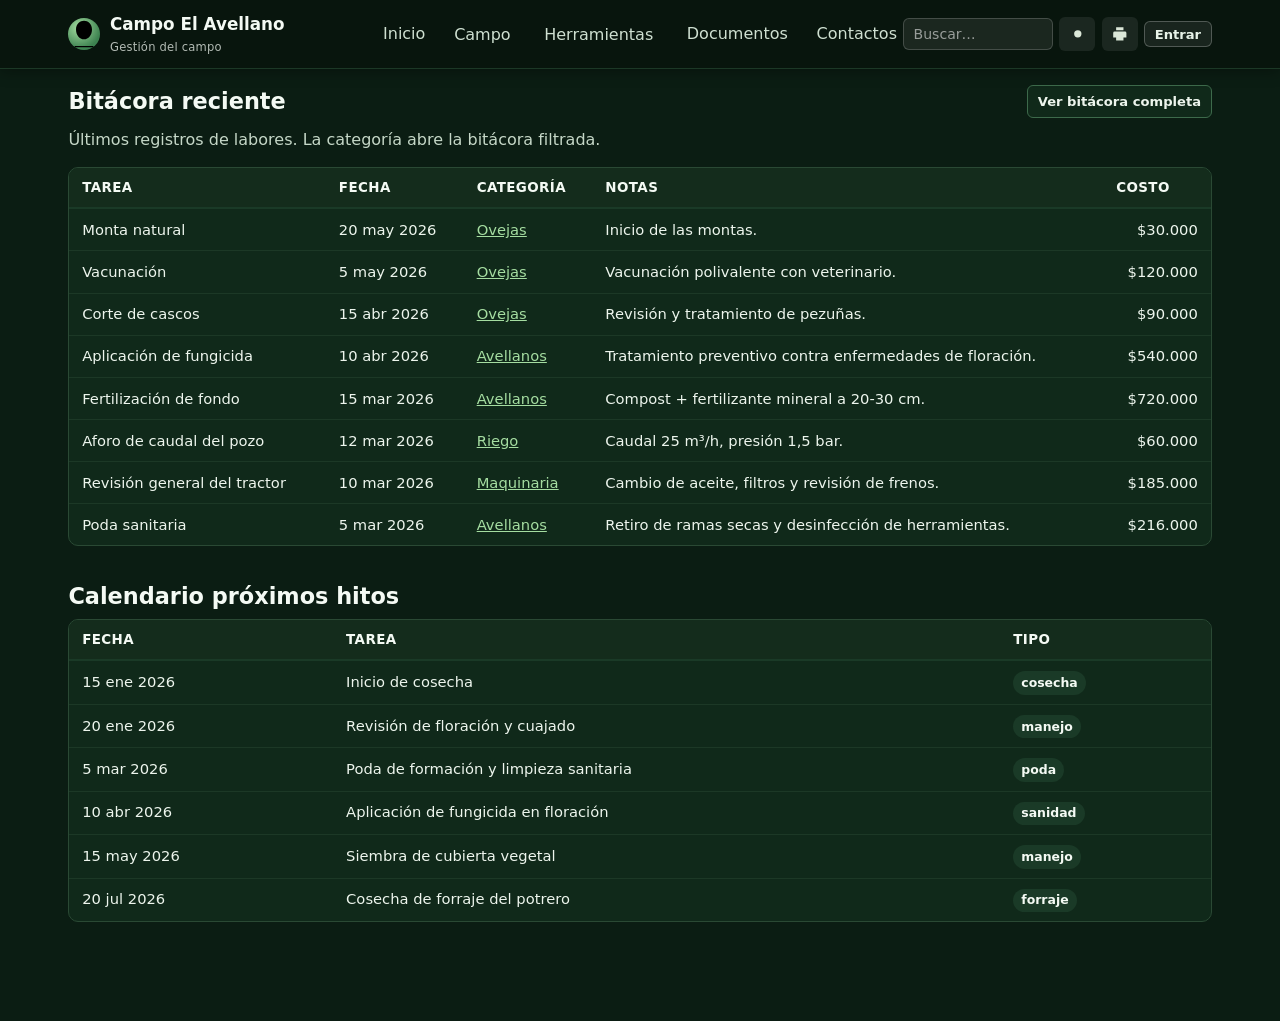
<file: index.html>
<!DOCTYPE html>
<html lang="es-CL">
<head>
<meta charset="utf-8">
<meta name="viewport" content="width=device-width, initial-scale=1">
<title>Campo El Avellano | Gestión del campo avellano-ganadero</title>
<meta name="description" content="Sitio de Gestión del campo avellano-ganadero: avellanos, ovinos, riego por goteo, maquinaria, documentos, bitácoras y calculadoras.">
<meta name="theme-color" content="#0b1d13">
<link rel="canonical" href="https://durrutiac94.github.io/campo-agricola/index.html">
<link rel="manifest" href="manifest.webmanifest">
<link rel="stylesheet" href="css/styles.css">
<link rel="stylesheet" href="css/campo.css">
</head>
<body data-pagina="index.html">

<header class="site-header">
  <div id="barra-header" class="barra contenedor"></div>
</header>

<main class="contenedor">
  <h1 class="solo-lectores">Campo El Avellano</h1>

  <section class="seccion">
    <div class="cab-seccion">
      <h2>Bitácora reciente</h2>
      <div class="cab-acciones" id="acciones-bitacora-portada">
        <a class="btn secundario pequeno" href="bitacora.html#labores">Ver bitácora completa</a>
      </div>
    </div>
    <p class="parrafo-intro">
      Últimos registros de labores. La categoría abre la bitácora filtrada.
    </p>
    <div id="bitacora-portada"></div>
  </section>

  <section class="seccion">
    <div class="cab-seccion">
      <h2>Calendario próximos hitos</h2>
      <div class="cab-acciones" id="acciones-hitos"></div>
    </div>
    <div id="hitos-portada"></div>
  </section>
</main>


<script src="data/campo.js"></script>
<script src="data/calendario.js"></script>
<script src="data/labores.js"></script>
<script src="js/config.js"></script>
<script src="js/supabase.js"></script>
<script src="js/manifiesto.js"></script>
<script src="js/datos.js"></script>
<script src="js/app.js"></script>
<script src="js/esquema.js"></script>
<script src="js/editor.js"></script>
<script>
(function () {
  'use strict';
  var C = window.Campo;
  var LIMITE = 8;
  var CATEGORIAS = {
    avellanos: 'Avellanos',
    ovejas: 'Ovejas',
    riego: 'Riego',
    maquinaria: 'Maquinaria',
    otro: 'Otro'
  };

  function clp(valor) {
    var n = Number(valor) || 0;
    try {
      return new Intl.NumberFormat('es-CL', {
        style: 'currency',
        currency: 'CLP',
        maximumFractionDigits: 0
      }).format(n);
    } catch (e) {
      return '$ ' + n;
    }
  }

  function etiquetaCategoria(categoria) {
    var clave = C.norm(categoria);
    if (CATEGORIAS[clave]) return CATEGORIAS[clave];
    return categoria ? String(categoria) : 'General';
  }

  function urlCategoria(categoria) {
    return 'bitacora.html?categoria=' + encodeURIComponent(C.norm(categoria)) + '#labores';
  }

  function agregarCelda(tr, etiqueta, texto, clase) {
    var td = document.createElement('td');
    td.dataset.label = etiqueta;
    if (clase) td.className = clase;
    td.textContent = texto == null ? '' : texto;
    tr.appendChild(td);
    return td;
  }

  function pintarBitacora() {
    var cont = document.getElementById('bitacora-portada');
    if (!cont) return;
    cont.innerHTML = '';

    var labores = (window.DATOS_LABORES || []).slice().sort(function (a, b) {
      return String(b.fecha || '').localeCompare(String(a.fecha || ''));
    }).slice(0, LIMITE);

    if (!labores.length) {
      cont.appendChild(C.el('div', 'vacio', 'Todavía no hay labores registradas.'));
      return;
    }

    var env = document.createElement('div');
    env.className = 'tabla-envoltura';
    var t = document.createElement('table');
    t.className = 'tabla responsive';

    var thead = document.createElement('thead');
    var trh = document.createElement('tr');
    ['Tarea', 'Fecha', 'Categoría', 'Notas', 'Costo'].forEach(function (col) {
      var th = document.createElement('th');
      th.scope = 'col';
      th.textContent = col;
      trh.appendChild(th);
    });
    if (window.CampoEditor && window.CampoEditor.puedeEditar()) {
      var thAcc = document.createElement('th');
      thAcc.scope = 'col';
      thAcc.className = 'col-acciones';
      thAcc.textContent = 'Acciones';
      trh.appendChild(thAcc);
    }
    thead.appendChild(trh);
    t.appendChild(thead);

    var tbody = document.createElement('tbody');
    labores.forEach(function (labor) {
      var tr = document.createElement('tr');
      agregarCelda(tr, 'Tarea', labor.labor || '');
      agregarCelda(tr, 'Fecha', C.fecha ? C.fecha(labor.fecha) : (labor.fecha || ''));

      var tdCat = document.createElement('td');
      tdCat.dataset.label = 'Categoría';
      var clave = C.norm(labor.categoria);
      if (CATEGORIAS[clave]) {
        var enlace = document.createElement('a');
        enlace.href = urlCategoria(labor.categoria);
        enlace.textContent = CATEGORIAS[clave];
        tdCat.appendChild(enlace);
      } else {
        tdCat.textContent = etiquetaCategoria(labor.categoria);
      }
      tr.appendChild(tdCat);

      agregarCelda(tr, 'Notas', labor.observacion || '');
      agregarCelda(tr, 'Costo', clp(labor.costo), 'num');

      if (window.CampoEditor && window.CampoEditor.puedeEditar()) {
        var tdAcc = document.createElement('td');
        tdAcc.className = 'col-acciones';
        tdAcc.dataset.label = 'Acciones';
        var acciones = window.CampoEditor.accionesFila('bitacora', 'labores', labor);
        if (acciones) tdAcc.appendChild(acciones);
        tr.appendChild(tdAcc);
      }
      tbody.appendChild(tr);
    });
    t.appendChild(tbody);
    env.appendChild(t);
    cont.appendChild(env);
  }

  function pintarHitos() {
    var cont = document.getElementById('hitos-portada');
    if (!cont) return;
    cont.innerHTML = '';

    var datos = window.DATOS_CAMPO || {};
    var hitos = (datos.hitos || []).slice().sort(function (a, b) {
      return String(a.fecha).localeCompare(String(b.fecha));
    }).slice(0, 6);

    if (!hitos.length) {
      cont.appendChild(C.el('div', 'vacio', 'No hay hitos próximos registrados.'));
      return;
    }

    var tabla = document.createElement('div');
    tabla.className = 'tabla-envoltura';
    var t = document.createElement('table');
    t.className = 'tabla responsive';
    t.innerHTML = '<thead><tr><th>Fecha</th><th>Tarea</th><th>Tipo</th></tr></thead><tbody></tbody>';
    var tbody = t.querySelector('tbody');
    hitos.forEach(function (h) {
      var tr = document.createElement('tr');
      tr.innerHTML = '<td data-label="Fecha">' + C.esc(C.fecha ? C.fecha(h.fecha) : h.fecha) + '</td>' +
        '<td data-label="Tarea">' + C.esc(h.titulo) + '</td>' +
        '<td data-label="Tipo"><span class="etiqueta">' + C.esc(h.tipo) + '</span></td>';
      tbody.appendChild(tr);
    });
    tabla.appendChild(t);
    cont.appendChild(tabla);
  }

  function pintarAcciones() {
    var bitacora = document.getElementById('acciones-bitacora-portada');
    var hitos = document.getElementById('acciones-hitos');

    [bitacora, hitos].forEach(function (caja) {
      if (!caja) return;
      caja.querySelectorAll('.btn-agregar').forEach(function (boton) {
        boton.remove();
      });
    });

    if (!window.CampoEditor || !window.CampoEditor.puedeEditar()) return;
    if (bitacora) window.CampoEditor.agregarBoton('bitacora', 'labores', 'Agregar labor', bitacora);
    if (hitos) window.CampoEditor.agregarBoton('campo', 'hitos', 'Agregar hito', hitos);
  }

  function pintar() {
    pintarBitacora();
    pintarHitos();
    pintarAcciones();
  }

  if (window.CampoDatos) {
    window.CampoDatos.pintar(pintar);
  } else {
    pintar();
  }
})();
</script>
</body>
</html>
</file>
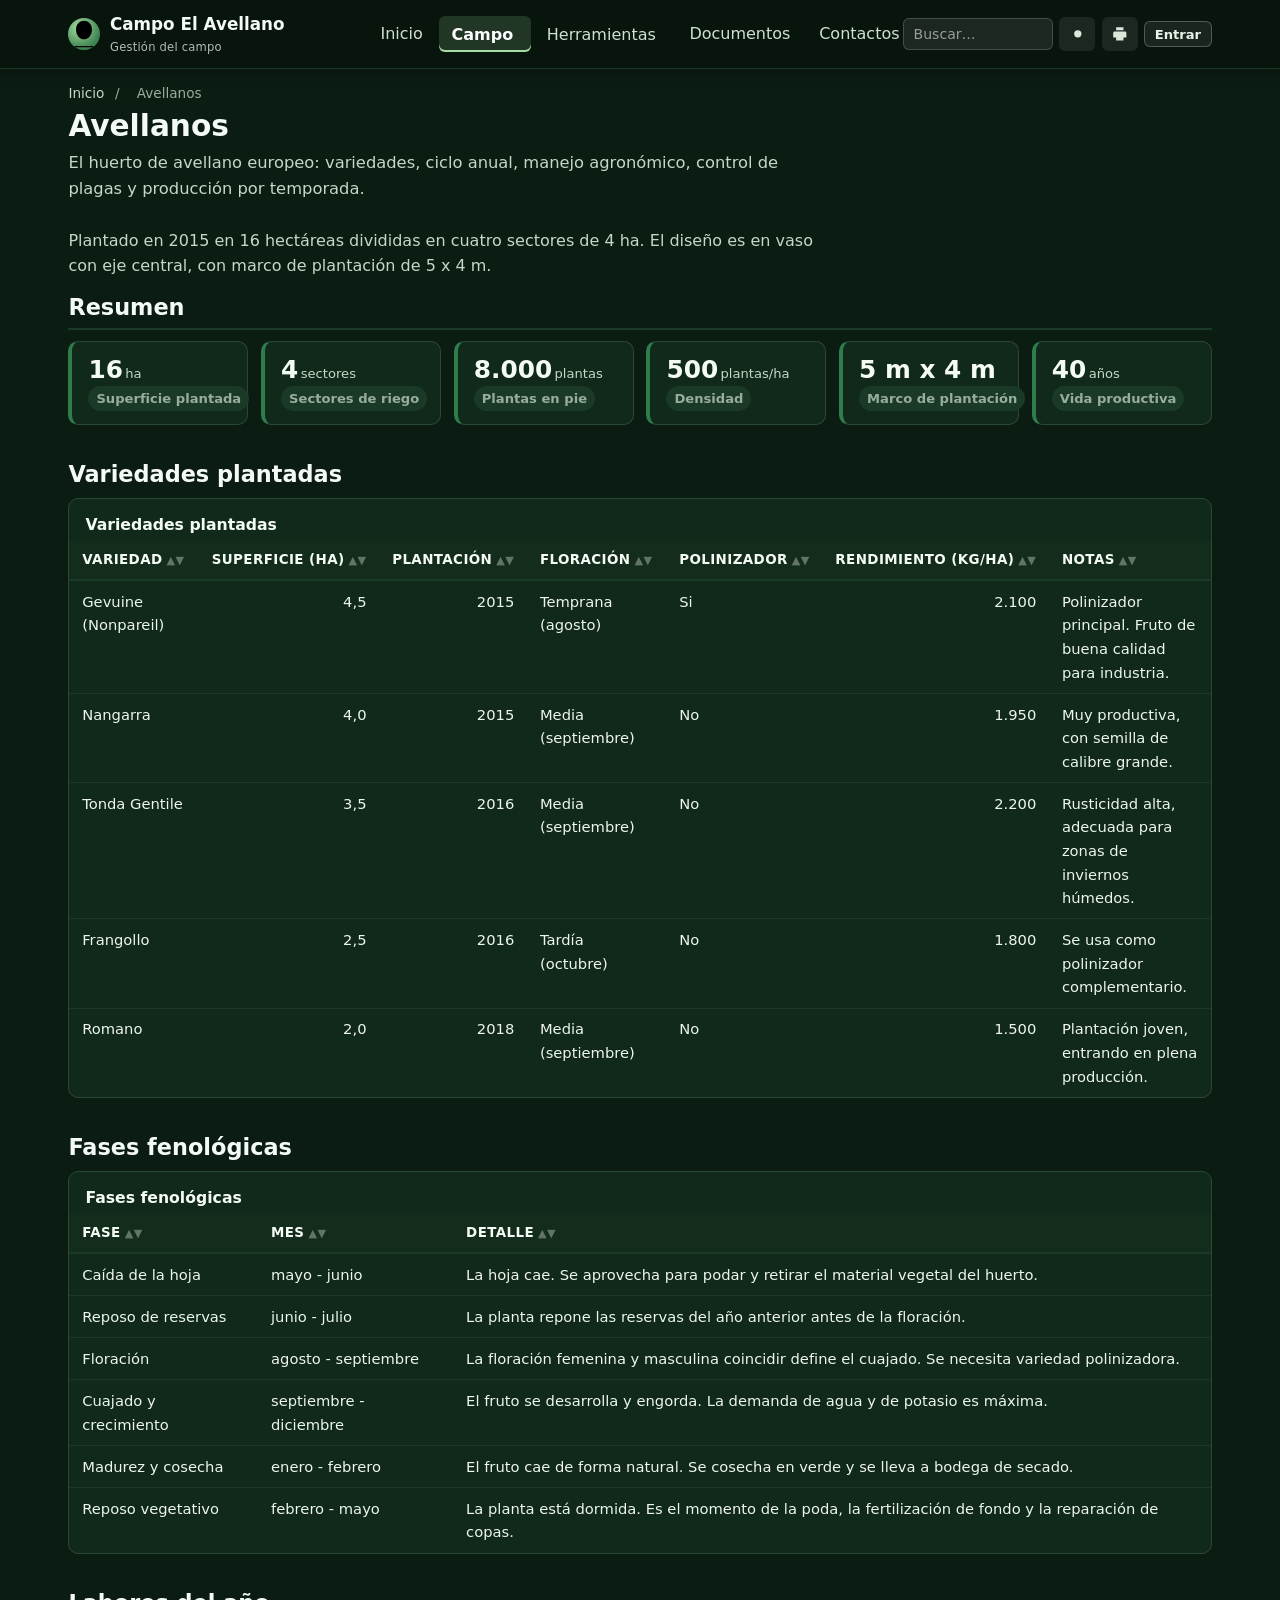
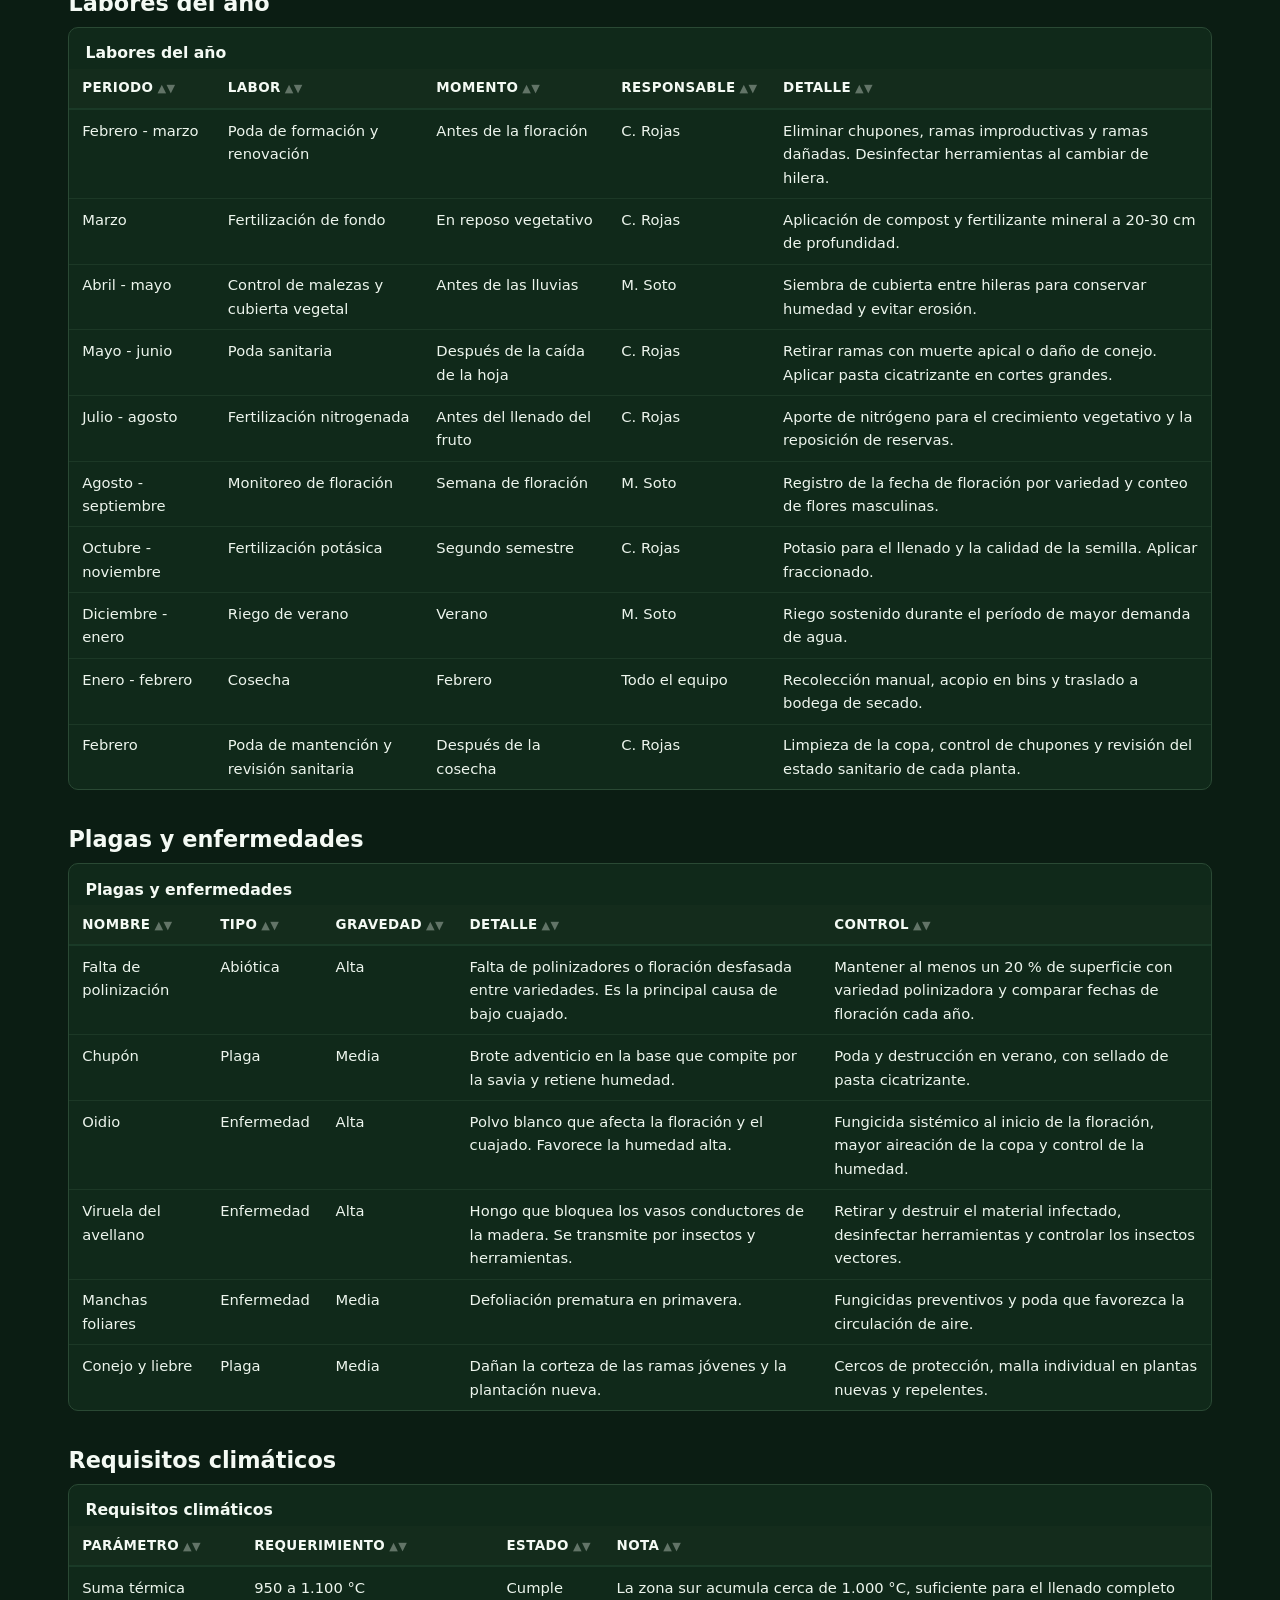
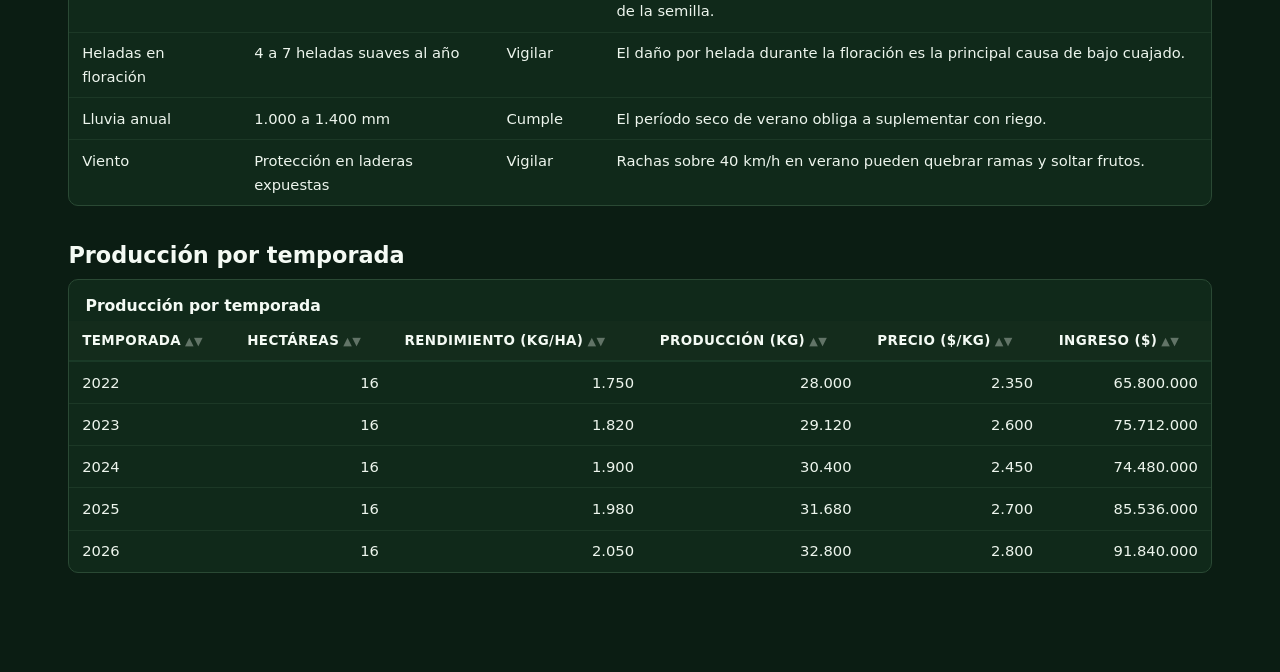
<file: avellanos.html>
<!DOCTYPE html>
<html lang="es-CL">
<head>
<meta charset="utf-8">
<meta name="viewport" content="width=device-width, initial-scale=1">
<title>Avellanos | Campo El Avellano</title>
<meta name="description" content="Avellano europeo: variedades, fases fenológicas, labores del año, plagas, requisitos climáticos y producción por temporada.">
<meta name="theme-color" content="#0b1d13">
<link rel="canonical" href="https://durrutiac94.github.io/campo-agricola/avellanos.html">
<link rel="manifest" href="manifest.webmanifest">
<link rel="stylesheet" href="css/styles.css">
<link rel="stylesheet" href="css/campo.css">
</head>
<body data-pagina="avellanos.html">

<header class="site-header">
  <div id="barra-header" class="barra contenedor"></div>
</header>

<main class="contenedor">
  <nav class="migas" aria-label="Ruta de navegación">
    <a href="index.html">Inicio</a> <span>/</span> <span>Avellanos</span>
  </nav>

  <header class="pagina-cabecera">
    <h1>Avellanos</h1>
    <p class="intro">
      El huerto de avellano europeo: variedades, ciclo anual, manejo agronómico,
      control de plagas y producción por temporada.
    </p>
  </header>

  <div id="contenido-avellanos"></div>

  <noscript>
    <div class="aviso info">
      Los datos del huerto se cargan desde <code>data/avellanos.js</code>.
      Con JavaScript activado se muestran las tablas completas.
    </div>
  </noscript>
</main>


<script src="data/avellanos.js"></script>
<script src="js/config.js"></script>
<script src="js/supabase.js"></script>
<script src="js/manifiesto.js"></script>
<script src="js/datos.js"></script>
<script src="js/app.js"></script>
<script src="js/esquema.js"></script>
<script src="js/editor.js"></script>
<script src="js/visor.js"></script>
<script src="js/secciones.js"></script>
<script src="js/buscador.js"></script>
<script>
(function () {
  'use strict';
  var cont = document.getElementById('contenido-avellanos');

  function pintar() {
    var datos = window.CampoSecciones.avellanos();
    if (!datos) {
      cont.innerHTML = '<div class="vacio">No hay datos del huerto cargados.</div>';
      return;
    }
    window.CampoVisor.renderSeccion(cont, datos);
  }

  if (window.CampoDatos) {
    window.CampoDatos.pintar(pintar);
  } else {
    pintar();
  }
})();
</script>
</body>
</html>
</file>
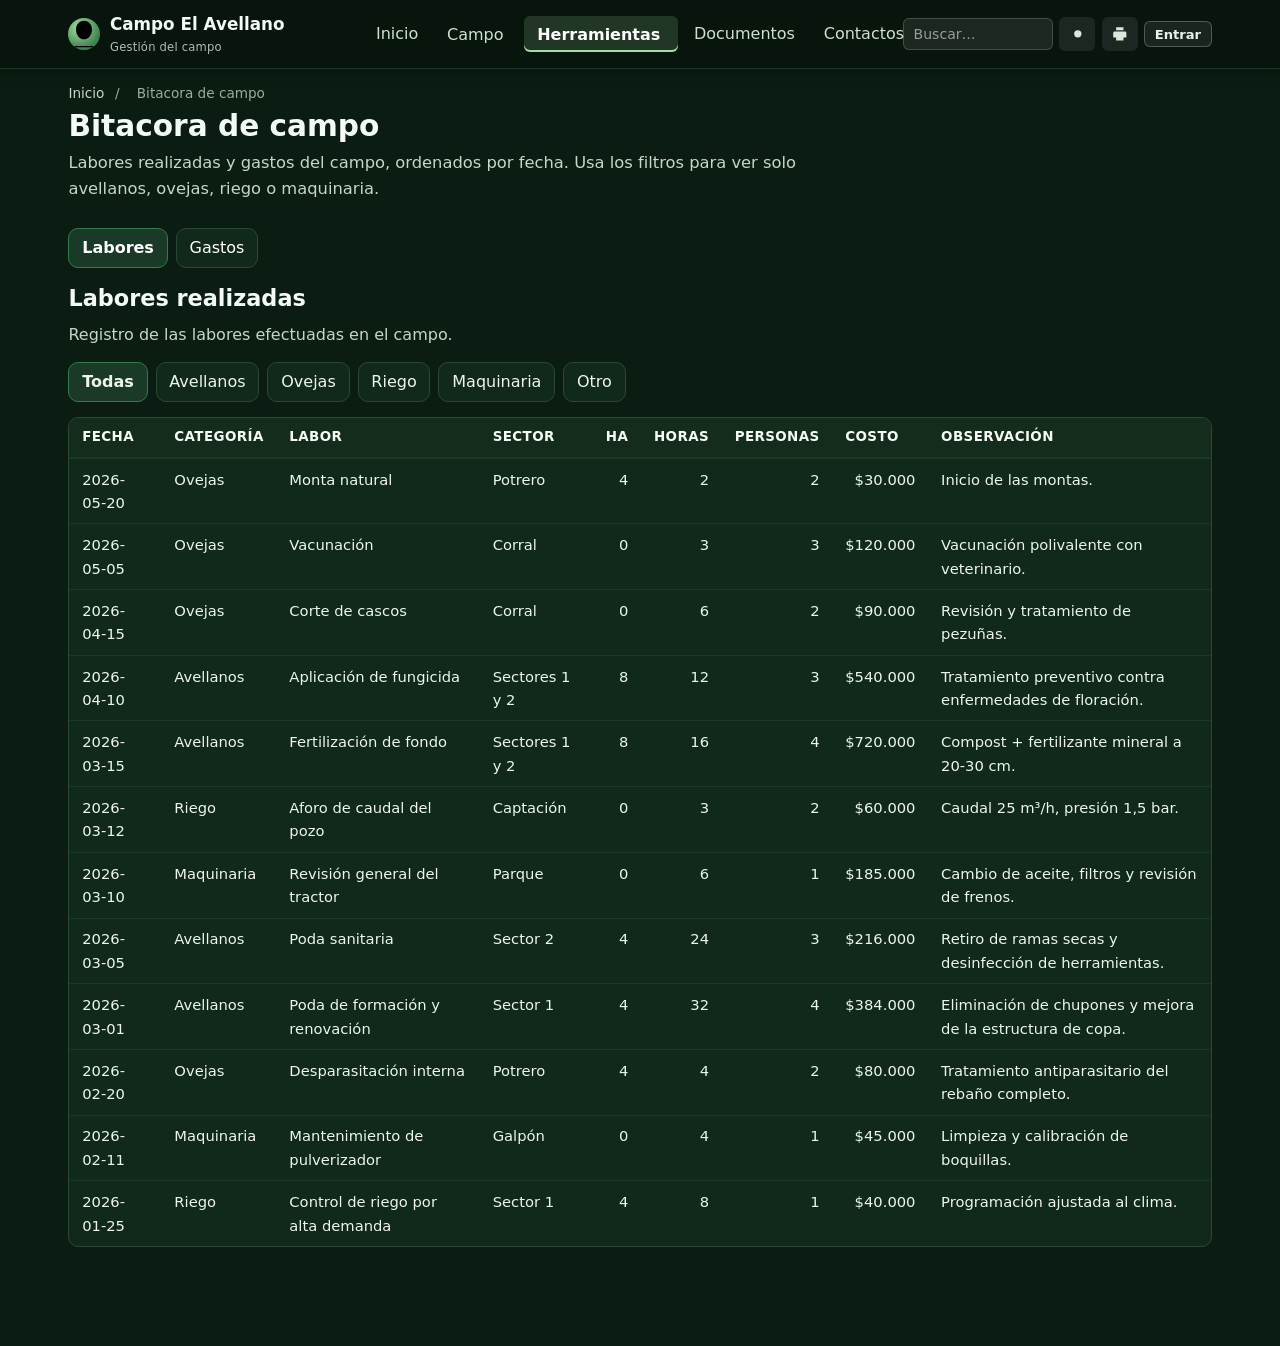
<file: bitacora.html>
<!DOCTYPE html>
<html lang="es-CL">
<head>
<meta charset="utf-8">
<meta name="viewport" content="width=device-width, initial-scale=1">
<title>Bitacora de campo | Campo El Avellano</title>
<meta name="description" content="Bitacora de labores y gastos del campo con registro historico.">
<meta name="theme-color" content="#0b1d13">
<link rel="canonical" href="https://durrutiac94.github.io/campo-agricola/bitacora.html">
<link rel="manifest" href="manifest.webmanifest">
<link rel="stylesheet" href="css/styles.css">
<link rel="stylesheet" href="css/campo.css">
</head>
<body data-pagina="bitacora.html">

<header class="site-header">
  <div id="barra-header" class="barra contenedor"></div>
</header>

<main class="contenedor">
  <nav class="migas" aria-label="Ruta de navegacion">
    <a href="index.html">Inicio</a> <span>/</span> <span>Bitacora de campo</span>
  </nav>

  <header class="pagina-cabecera">
    <h1>Bitacora de campo</h1>
    <p class="intro">
      Labores realizadas y gastos del campo, ordenados por fecha. Usa los filtros
      para ver solo avellanos, ovejas, riego o maquinaria.
    </p>
  </header>

  <div id="bitacora"></div>

</main>


<script src="data/labores.js"></script>
<script src="data/gastos.js"></script>
<script src="js/config.js"></script>
<script src="js/supabase.js"></script>
<script src="js/manifiesto.js"></script>
<script src="js/datos.js"></script>
<script src="js/app.js"></script>
<script src="js/esquema.js"></script>
<script src="js/editor.js"></script>
<script src="js/bitacora.js"></script>
<script src="js/buscador.js"></script>
</body>
</html>
</file>
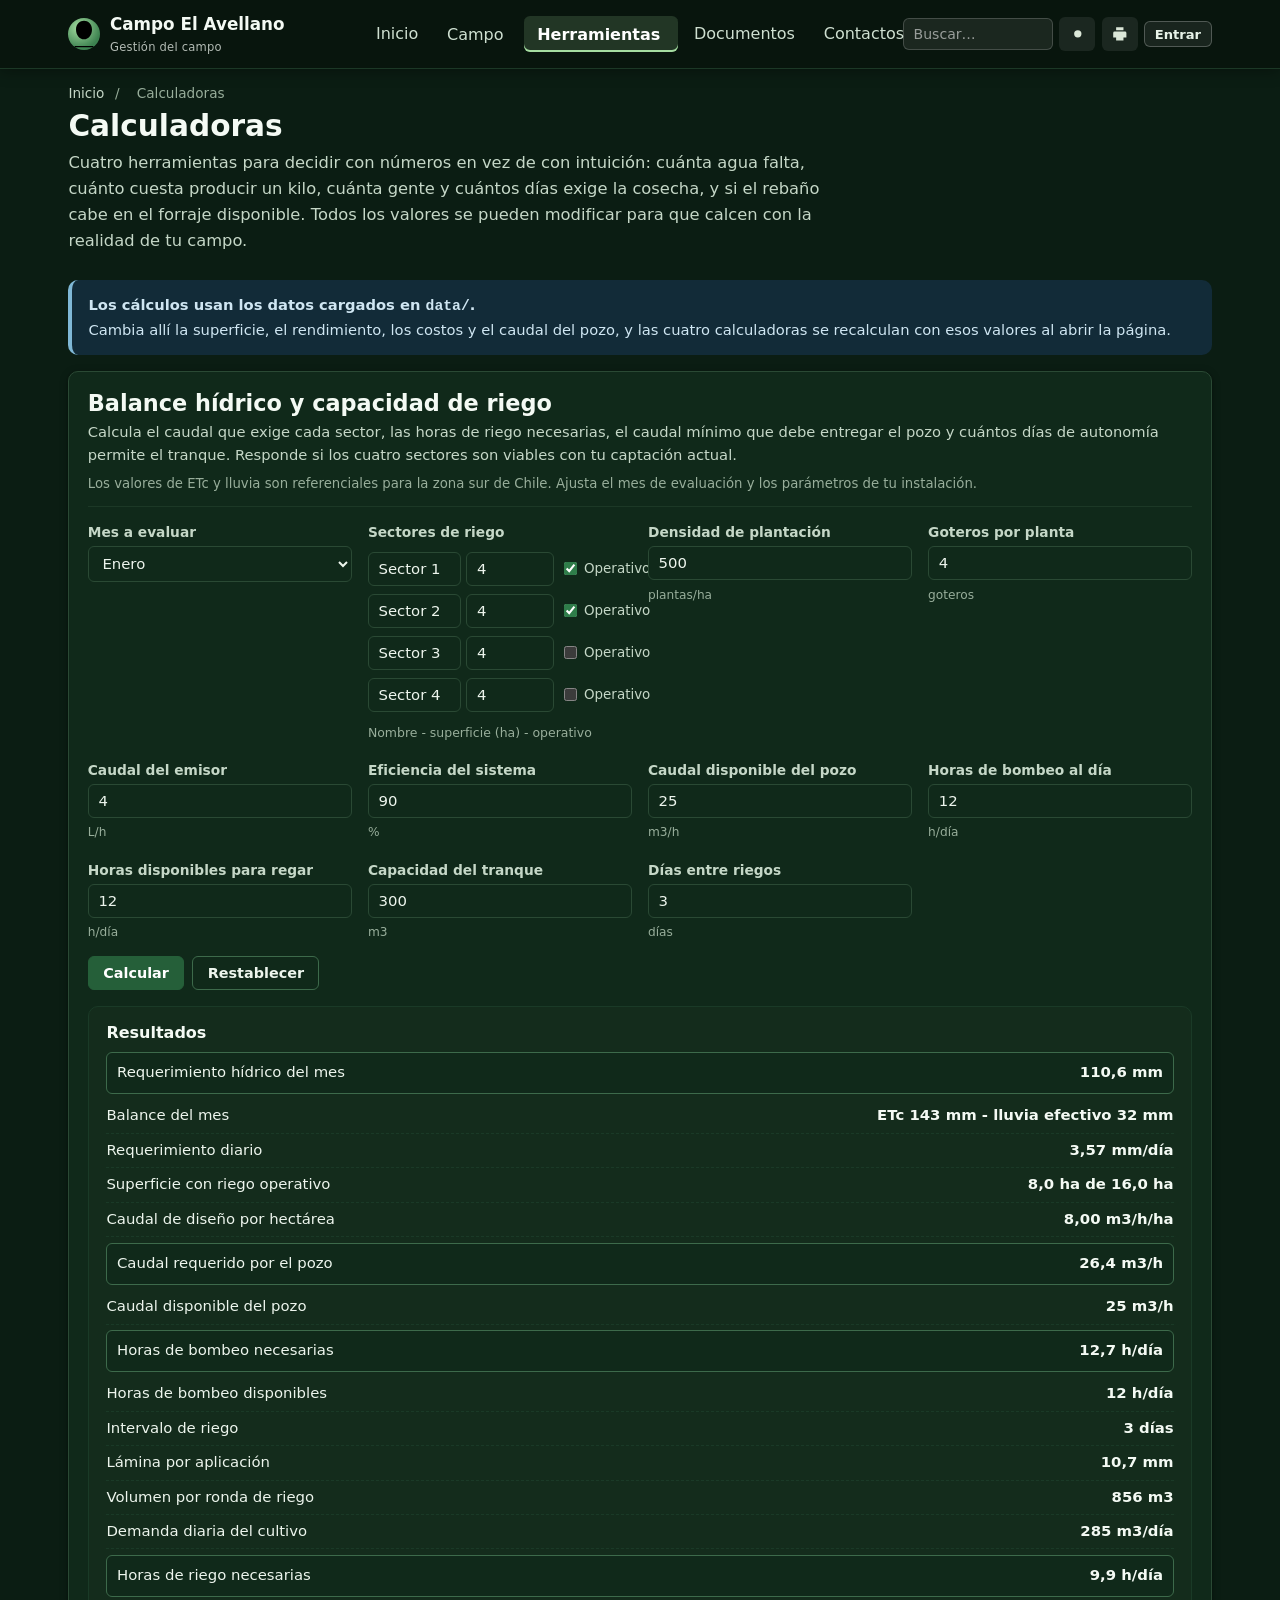
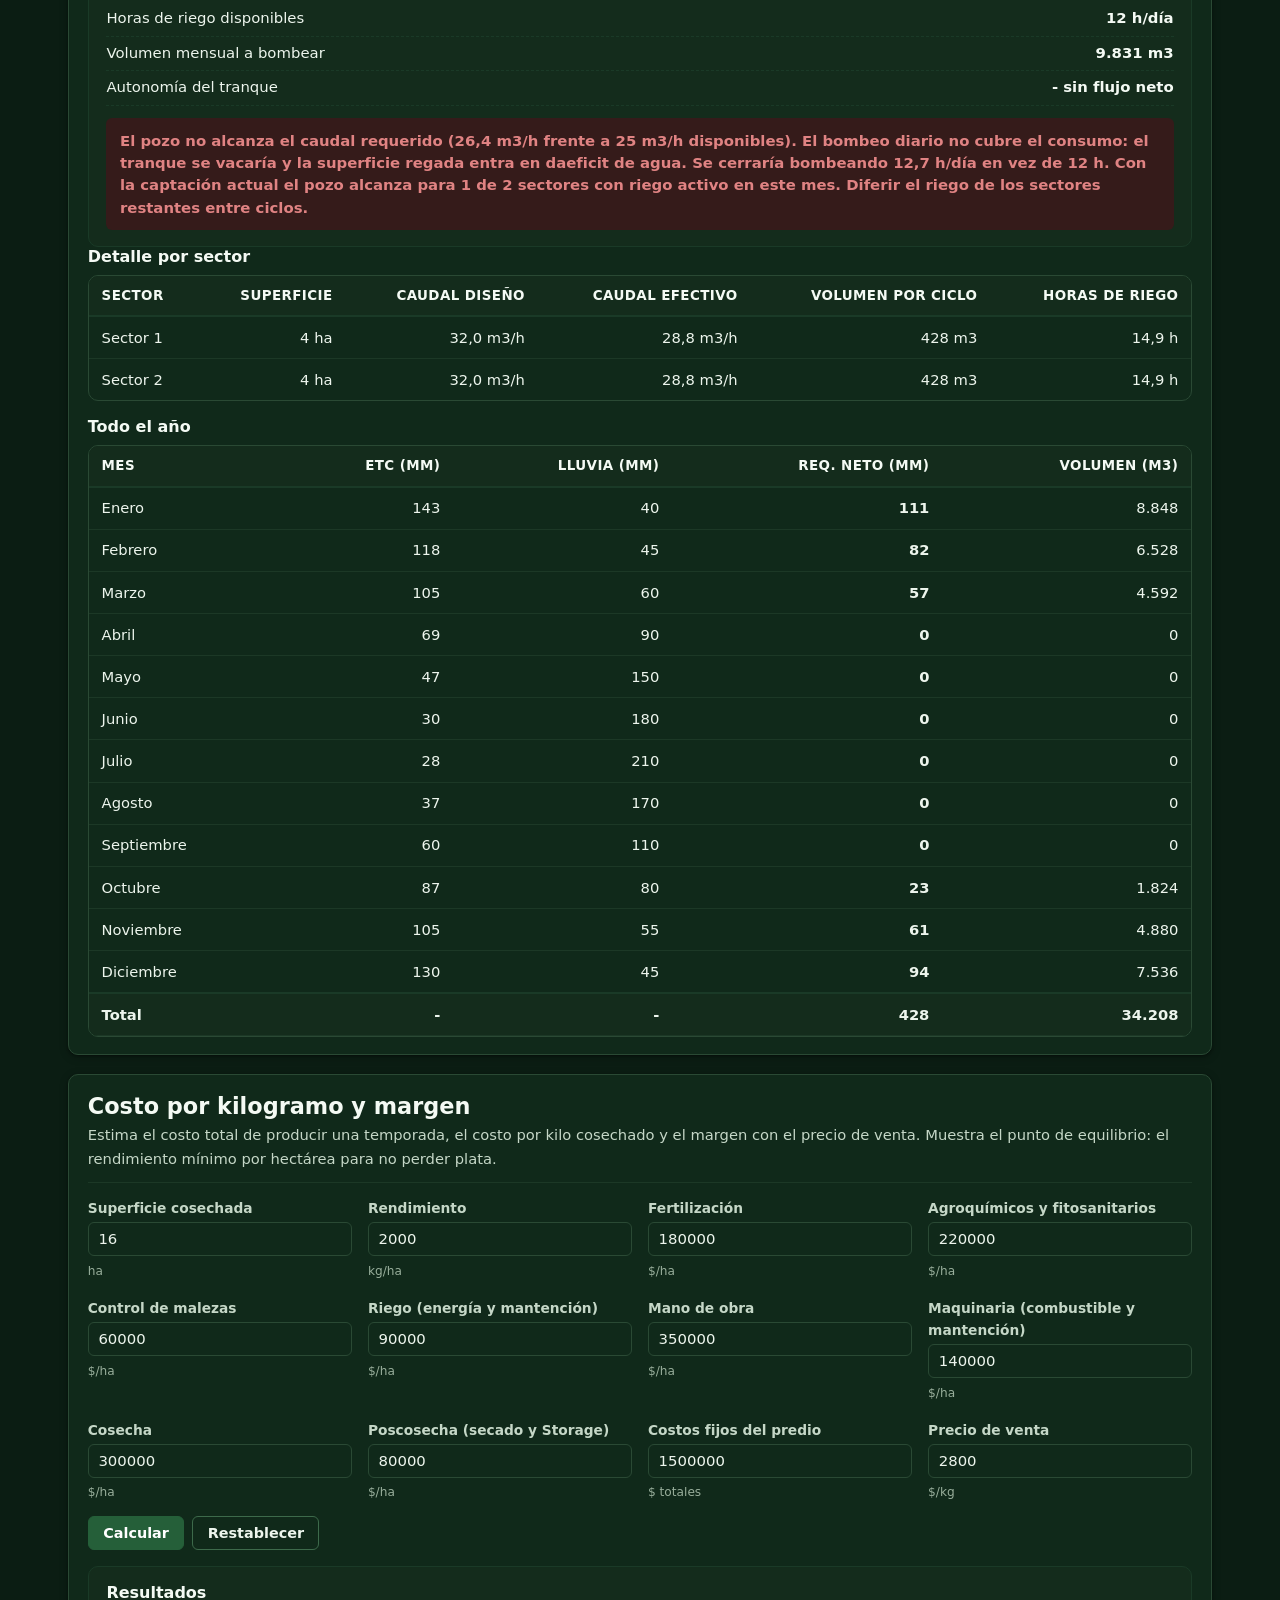
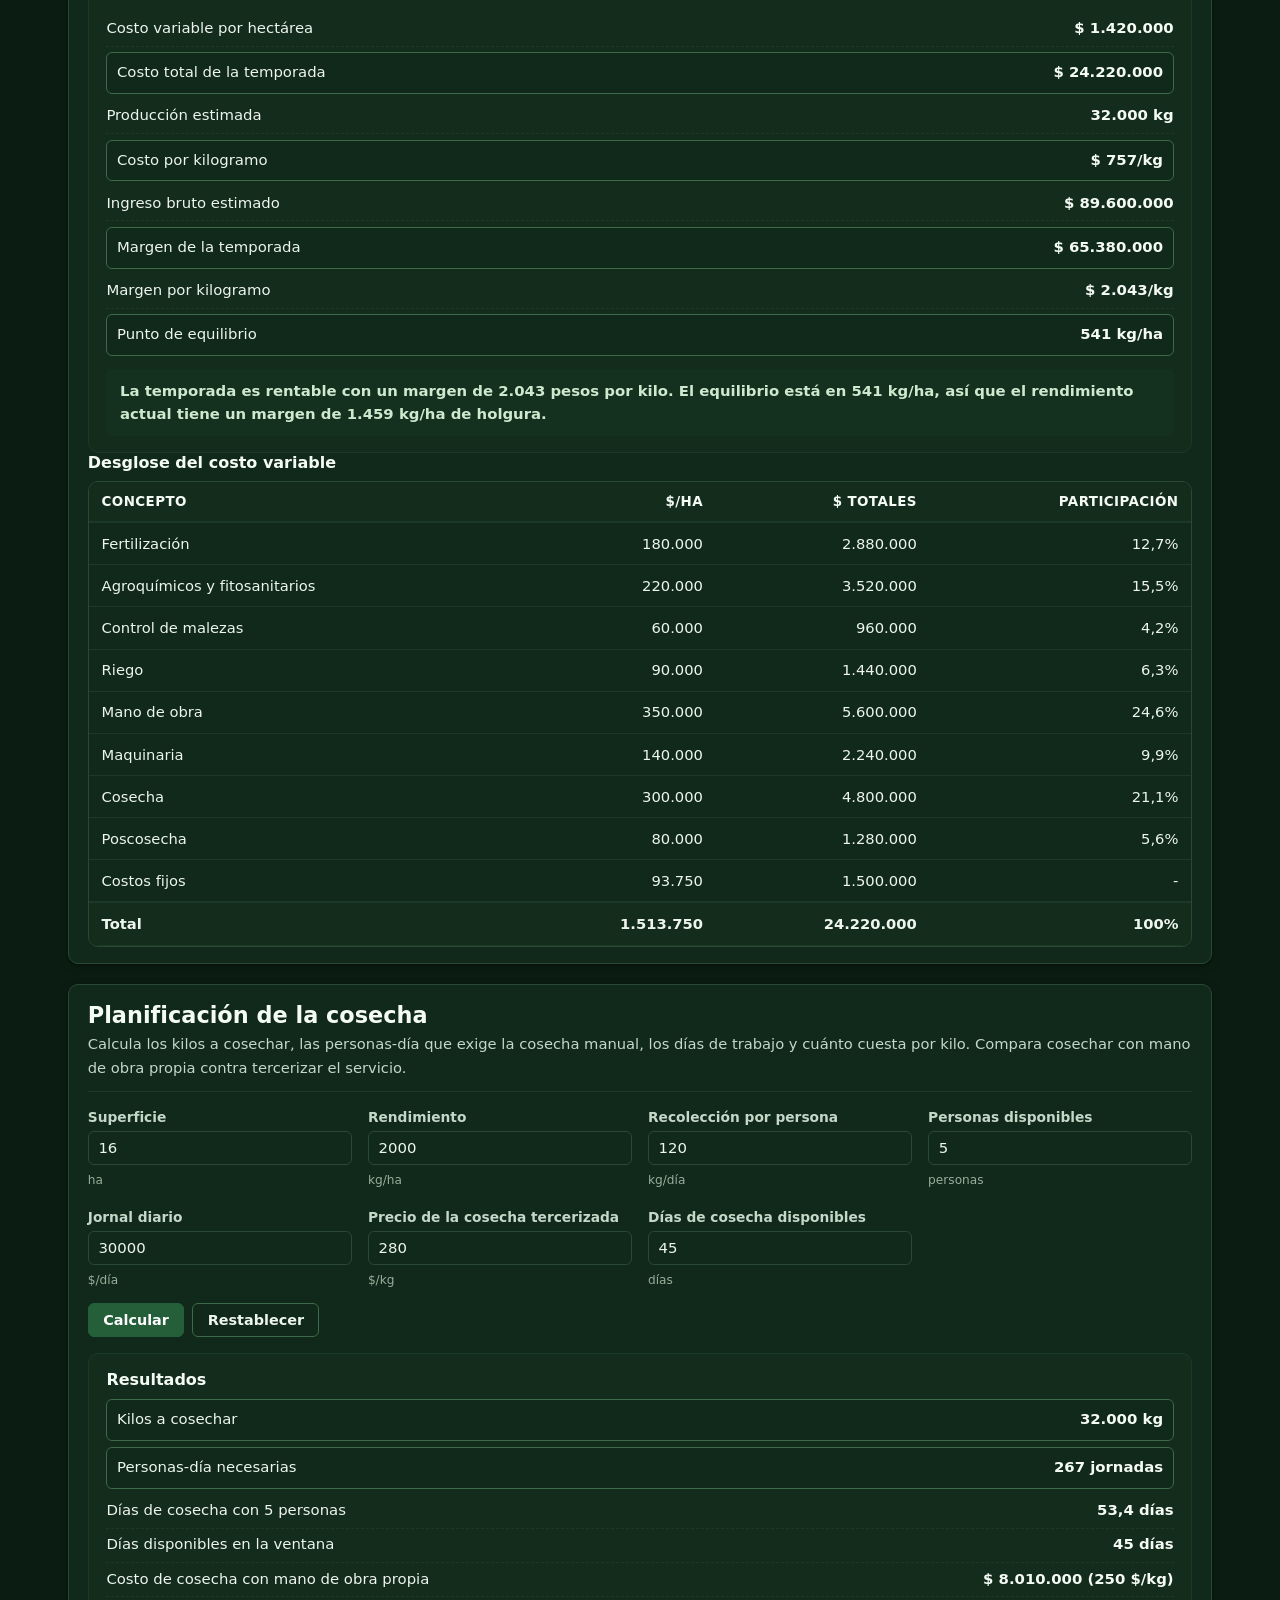
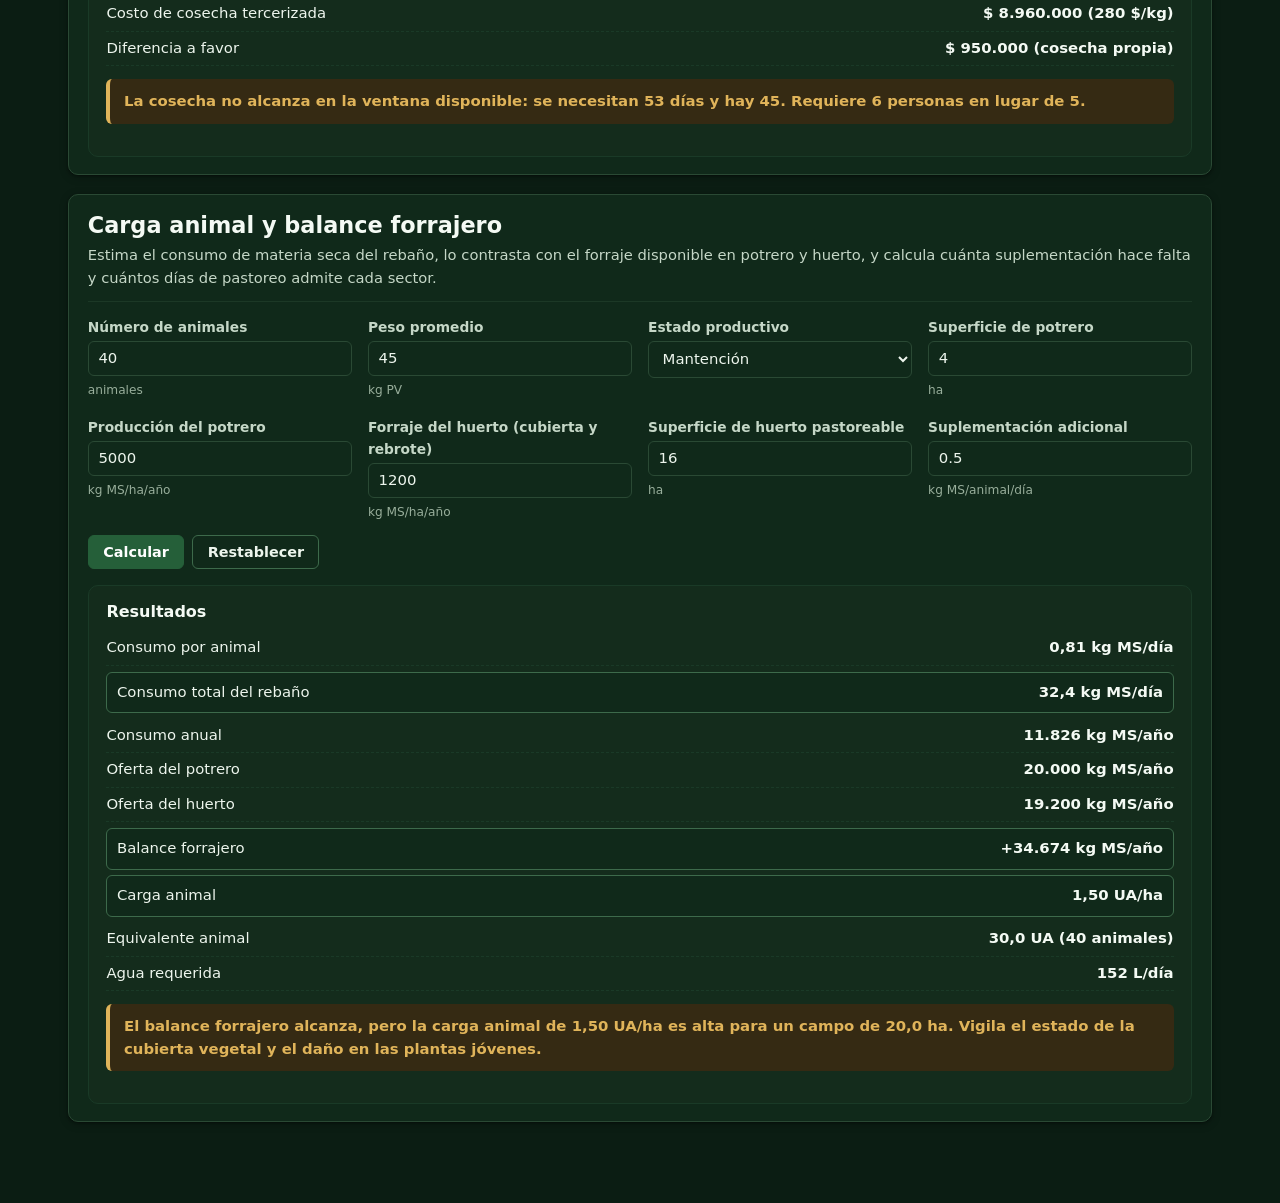
<file: calculadoras.html>
<!DOCTYPE html>
<html lang="es-CL">
<head>
<meta charset="utf-8">
<meta name="viewport" content="width=device-width, initial-scale=1">
<title>Calculadoras del campo | Campo El Avellano</title>
<meta name="description" content="Calculadoras de riego y balance hídrico, costo por kilogramo, planificación de cosecha y carga animal para el campo avellano-ganadero.">
<meta name="theme-color" content="#0b1d13">
<link rel="canonical" href="https://durrutiac94.github.io/campo-agricola/calculadoras.html">
<link rel="manifest" href="manifest.webmanifest">
<link rel="stylesheet" href="css/styles.css">
<link rel="stylesheet" href="css/campo.css">
</head>
<body data-pagina="calculadoras.html">

<header class="site-header">
  <div id="barra-header" class="barra contenedor"></div>
</header>

<main class="contenedor">
  <nav class="migas" aria-label="Ruta de navegación">
    <a href="index.html">Inicio</a> <span>/</span> <span>Calculadoras</span>
  </nav>

  <header class="pagina-cabecera">
    <h1>Calculadoras</h1>
    <p class="intro">
      Cuatro herramientas para decidir con números en vez de con intuición: cuánta agua
      falta, cuánto cuesta producir un kilo, cuánta gente y cuántos días exige la cosecha,
      y si el rebaño cabe en el forraje disponible. Todos los valores se pueden modificar
      para que calcen con la realidad de tu campo.
    </p>
  </header>

  <div class="aviso info">
    <strong>Los cálculos usan los datos cargados en <code>data/</code>.</strong><br>
    Cambia allí la superficie, el rendimiento, los costos y el caudal del pozo, y las
    cuatro calculadoras se recalculan con esos valores al abrir la página.
  </div>

  <div id="calculadoras"></div>

  <noscript>
    <div class="aviso aviso">
      Las calculadoras necesitan JavaScript activado. Sin él solo se ven los
      valores de referencia que hay en cada página del sitio.
    </div>
  </noscript>
</main>


<script src="data/campo.js"></script>
<script src="data/riego.js"></script>
<script src="js/config.js"></script>
<script src="js/supabase.js"></script>
<script src="js/manifiesto.js"></script>
<script src="js/datos.js"></script>
<script src="js/app.js"></script>
<script src="js/esquema.js"></script>
<script src="js/editor.js"></script>
<script src="js/calculo.js"></script>
</body>
</html>
</file>
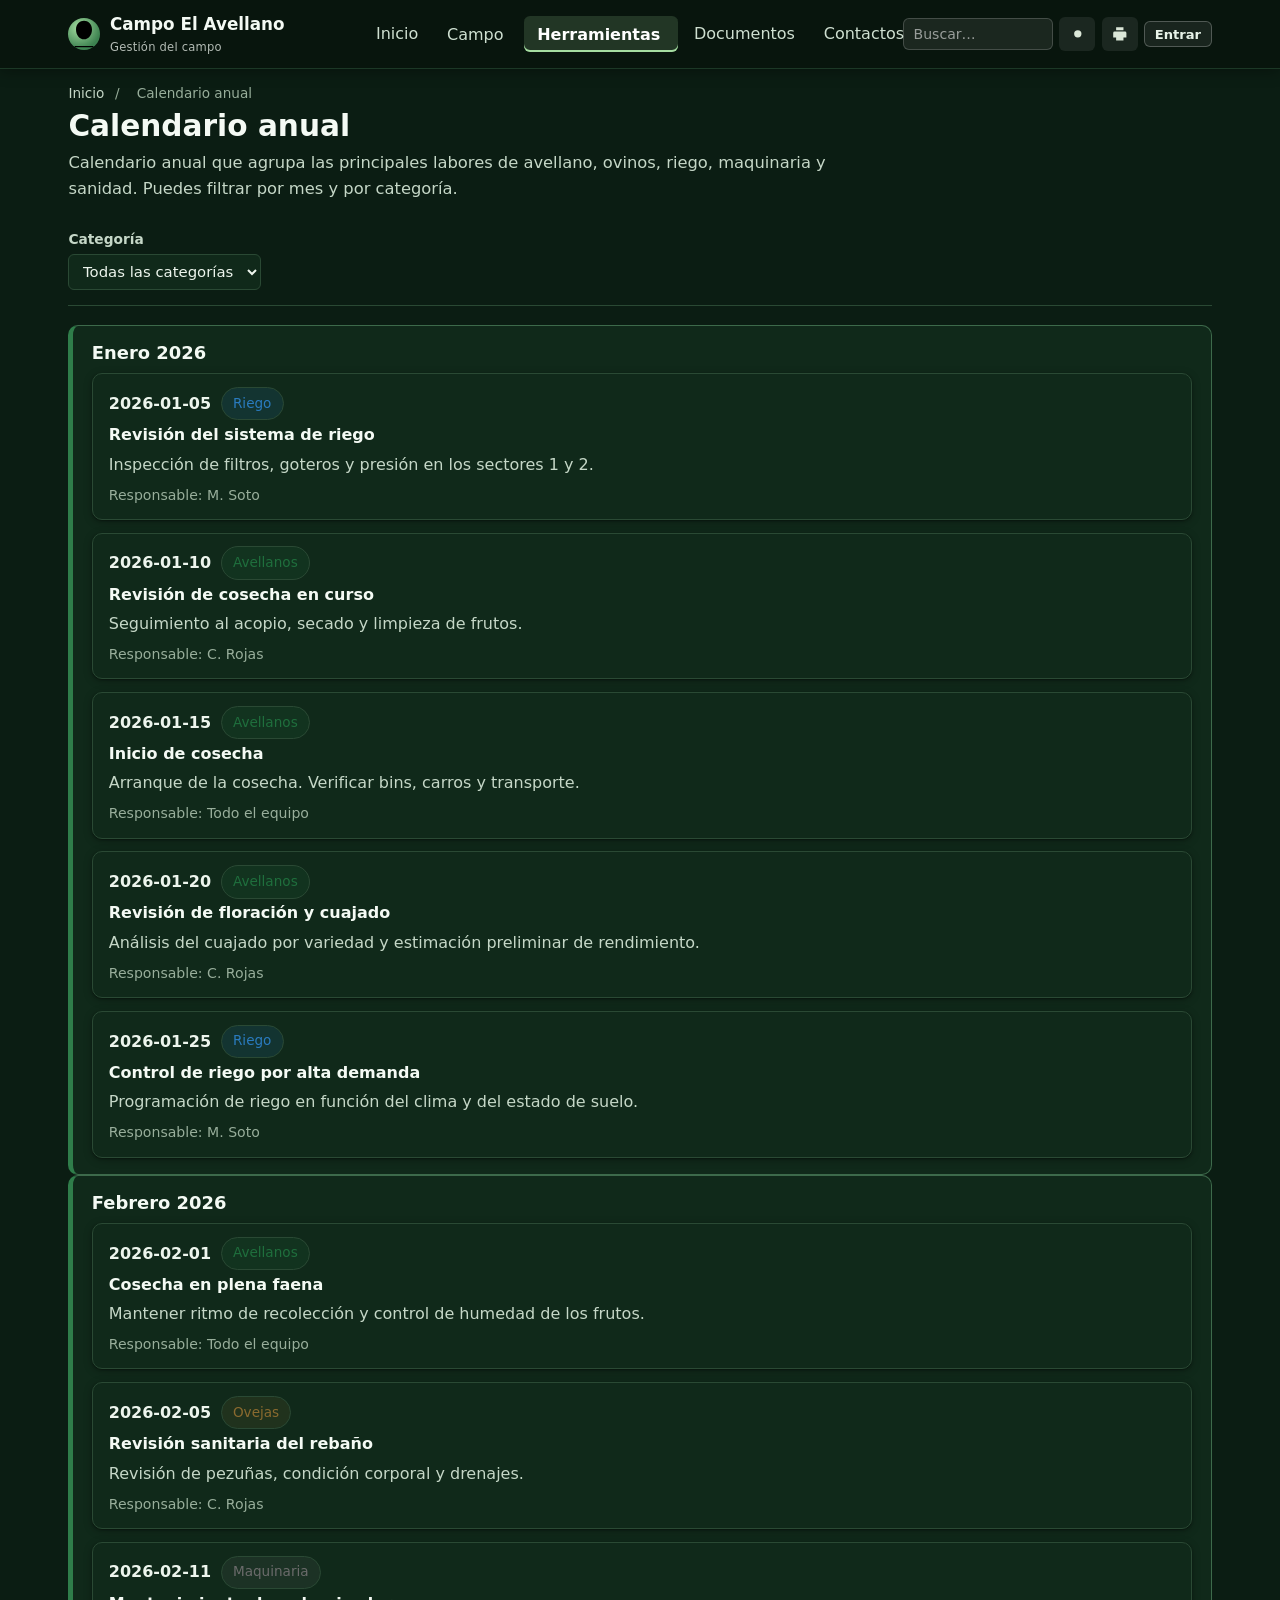
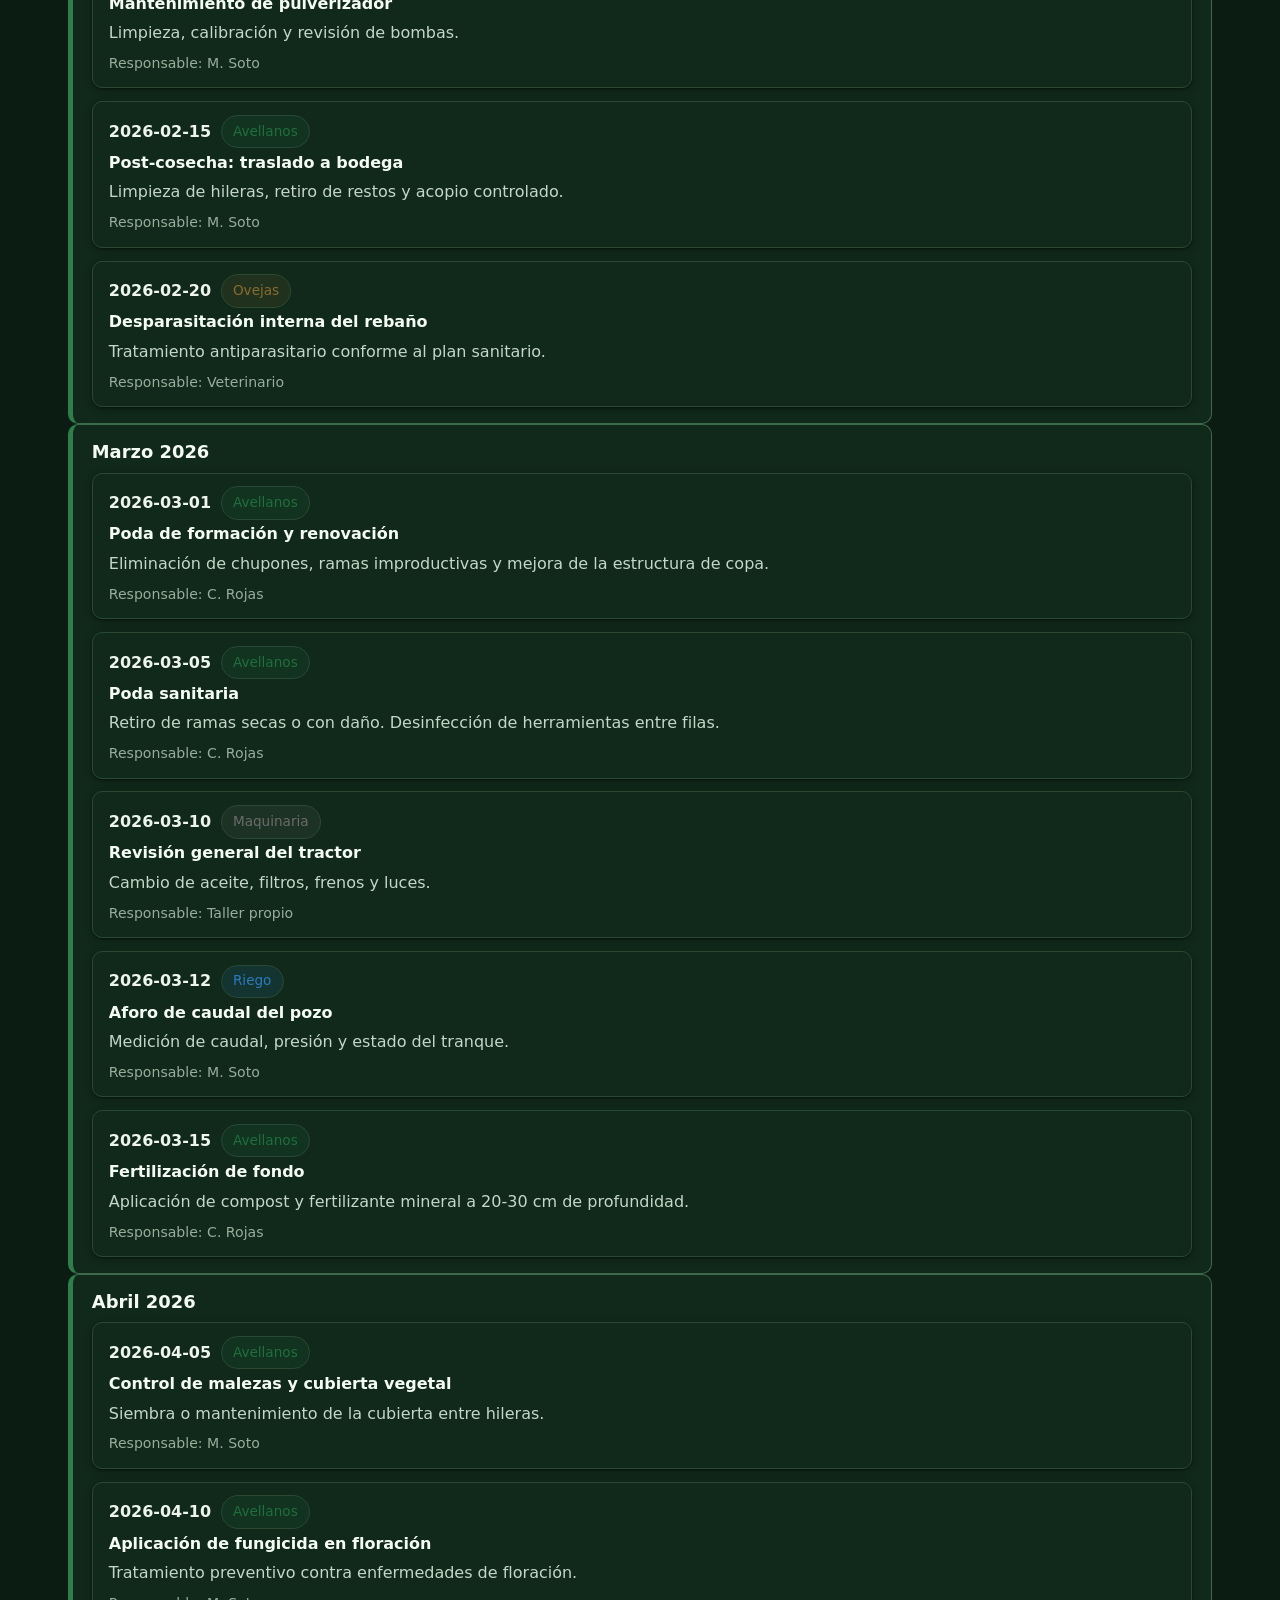
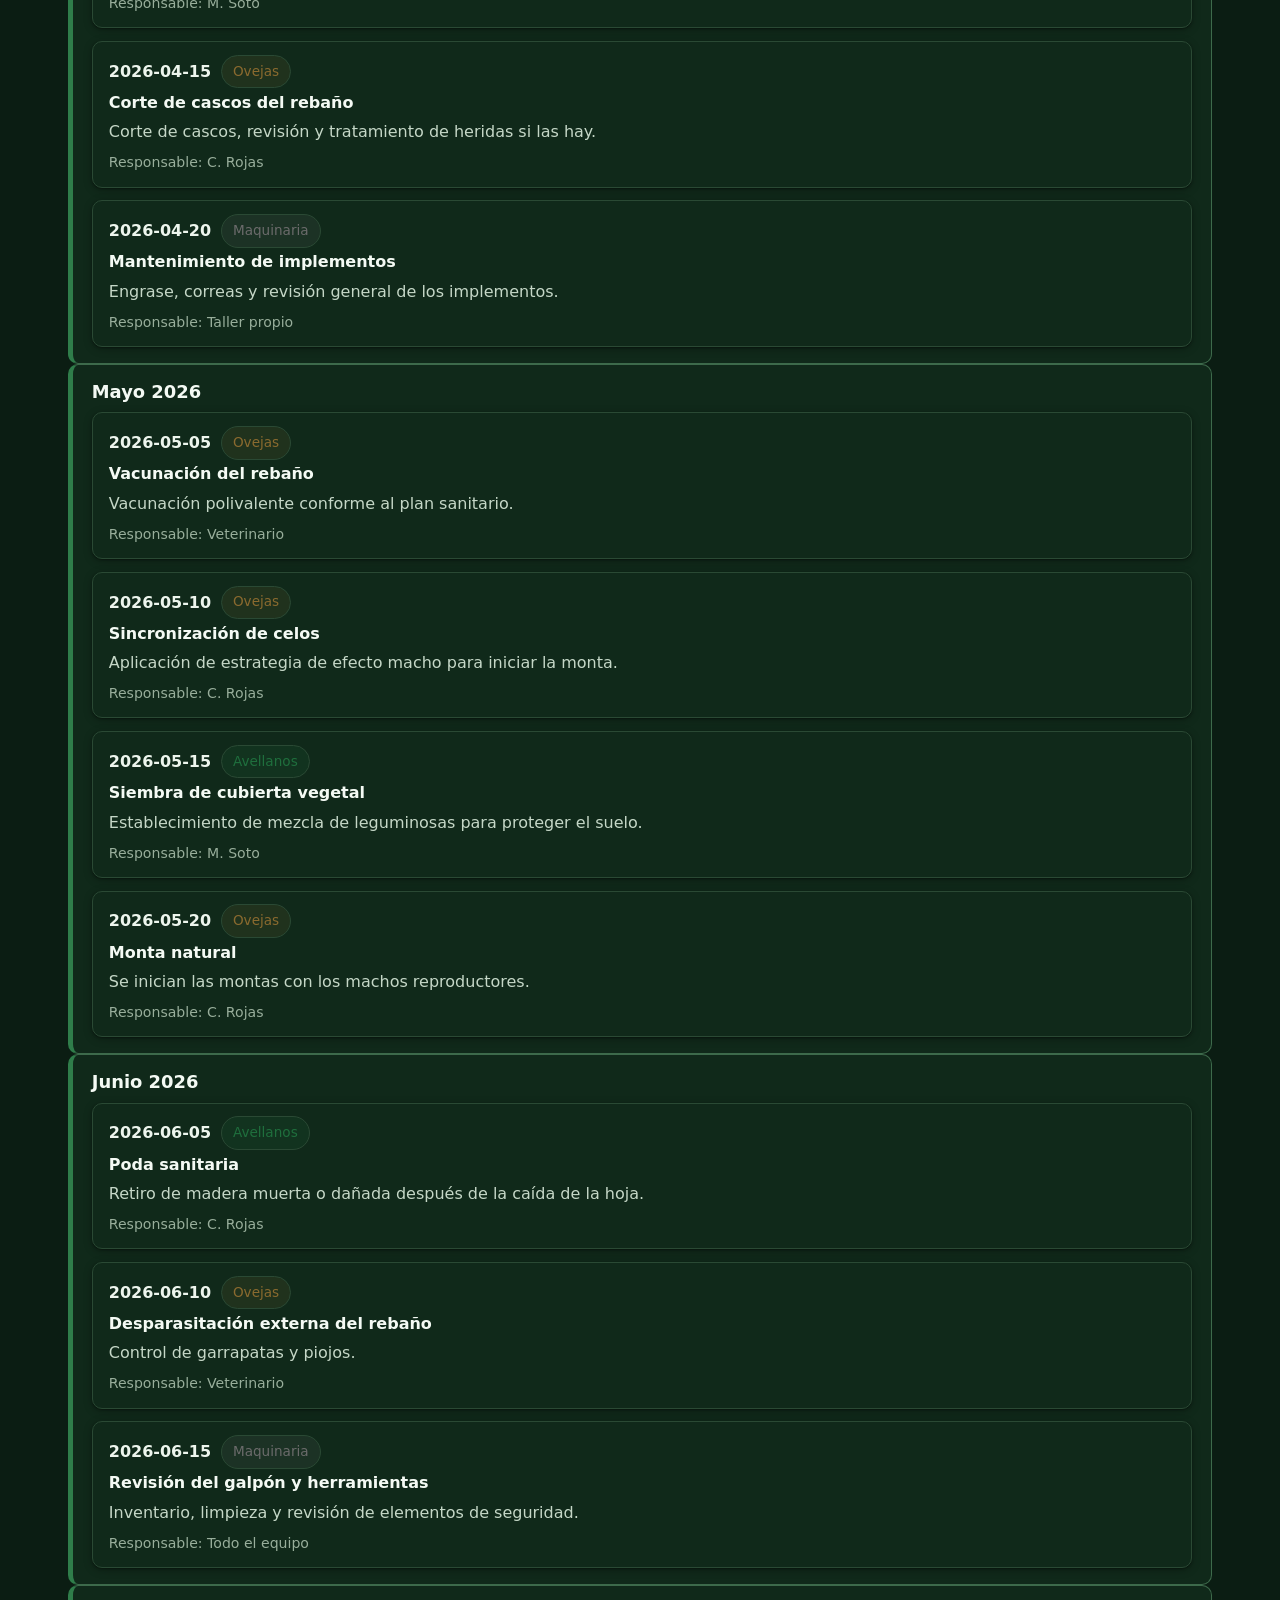
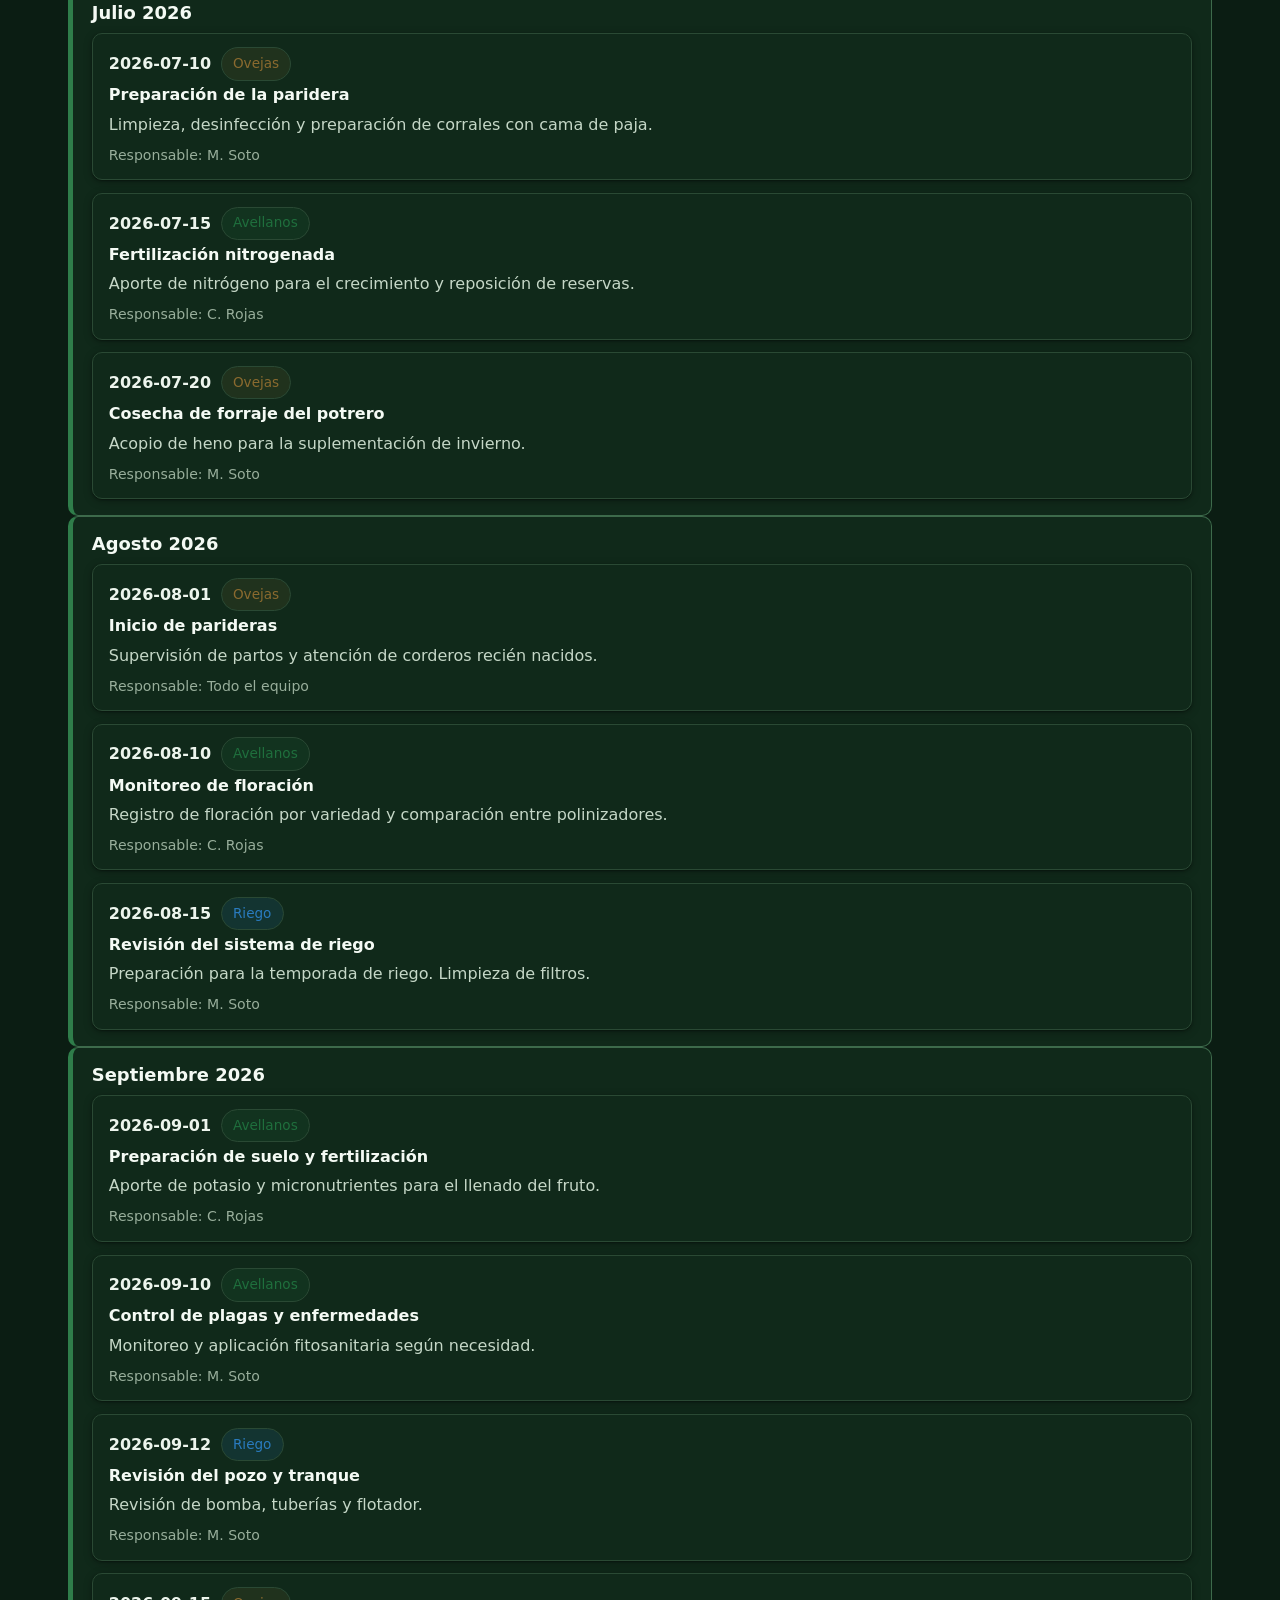
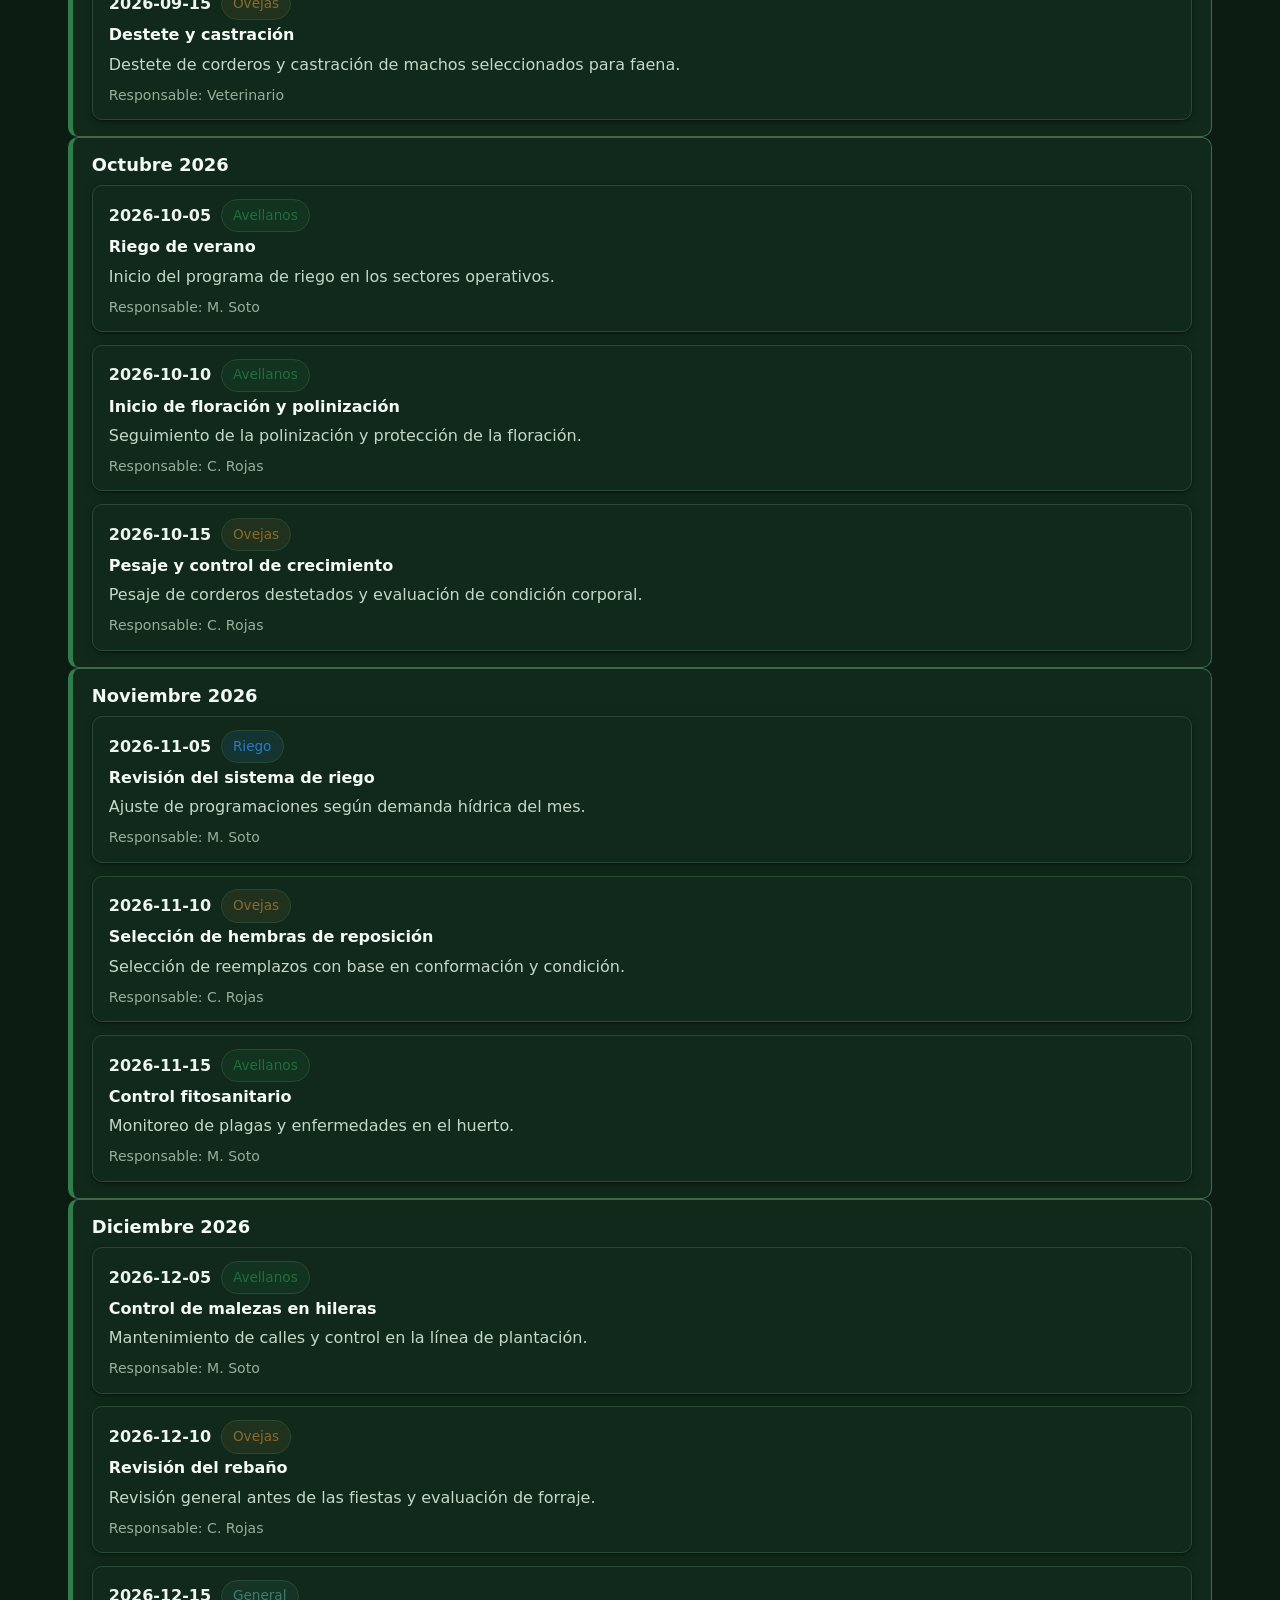
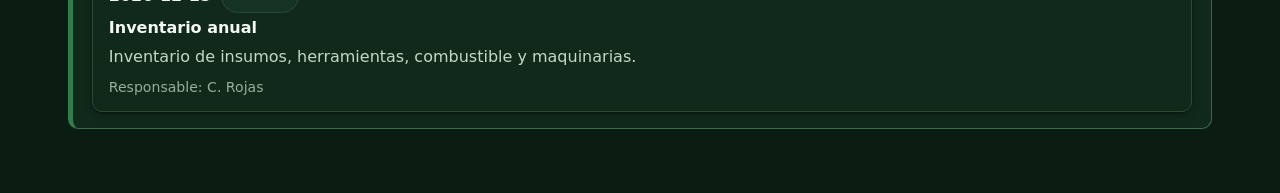
<file: calendario.html>
<!DOCTYPE html>
<html lang="es-CL">
<head>
<meta charset="utf-8">
<meta name="viewport" content="width=device-width, initial-scale=1">
<title>Calendario anual | Campo El Avellano</title>
<meta name="description" content="Calendario de labores del campo: avellanos, ovinos, riego, maquinaria, sanidad y general.">
<meta name="theme-color" content="#0b1d13">
<link rel="canonical" href="https://durrutiac94.github.io/campo-agricola/calendario.html">
<link rel="manifest" href="manifest.webmanifest">
<link rel="stylesheet" href="css/styles.css">
<link rel="stylesheet" href="css/campo.css">
</head>
<body data-pagina="calendario.html">

<header class="site-header">
  <div id="barra-header" class="barra contenedor"></div>
</header>

<main class="contenedor">
  <nav class="migas" aria-label="Ruta de navegacion">
    <a href="index.html">Inicio</a> <span>/</span> <span>Calendario anual</span>
  </nav>

  <header class="pagina-cabecera">
    <h1>Calendario anual</h1>
    <p class="intro" id="intro-calendario">
      Labores programadas mes a mes para el huerto, el rebaño y la maquinaria.
    </p>
  </header>

  <div id="calendario"></div>

</main>


<script src="data/calendario.js"></script>
<script src="js/config.js"></script>
<script src="js/supabase.js"></script>
<script src="js/manifiesto.js"></script>
<script src="js/datos.js"></script>
<script src="js/app.js"></script>
<script src="js/esquema.js"></script>
<script src="js/editor.js"></script>
<script src="js/calendario.js"></script>
<script src="js/buscador.js"></script>
</body>
</html>
</file>
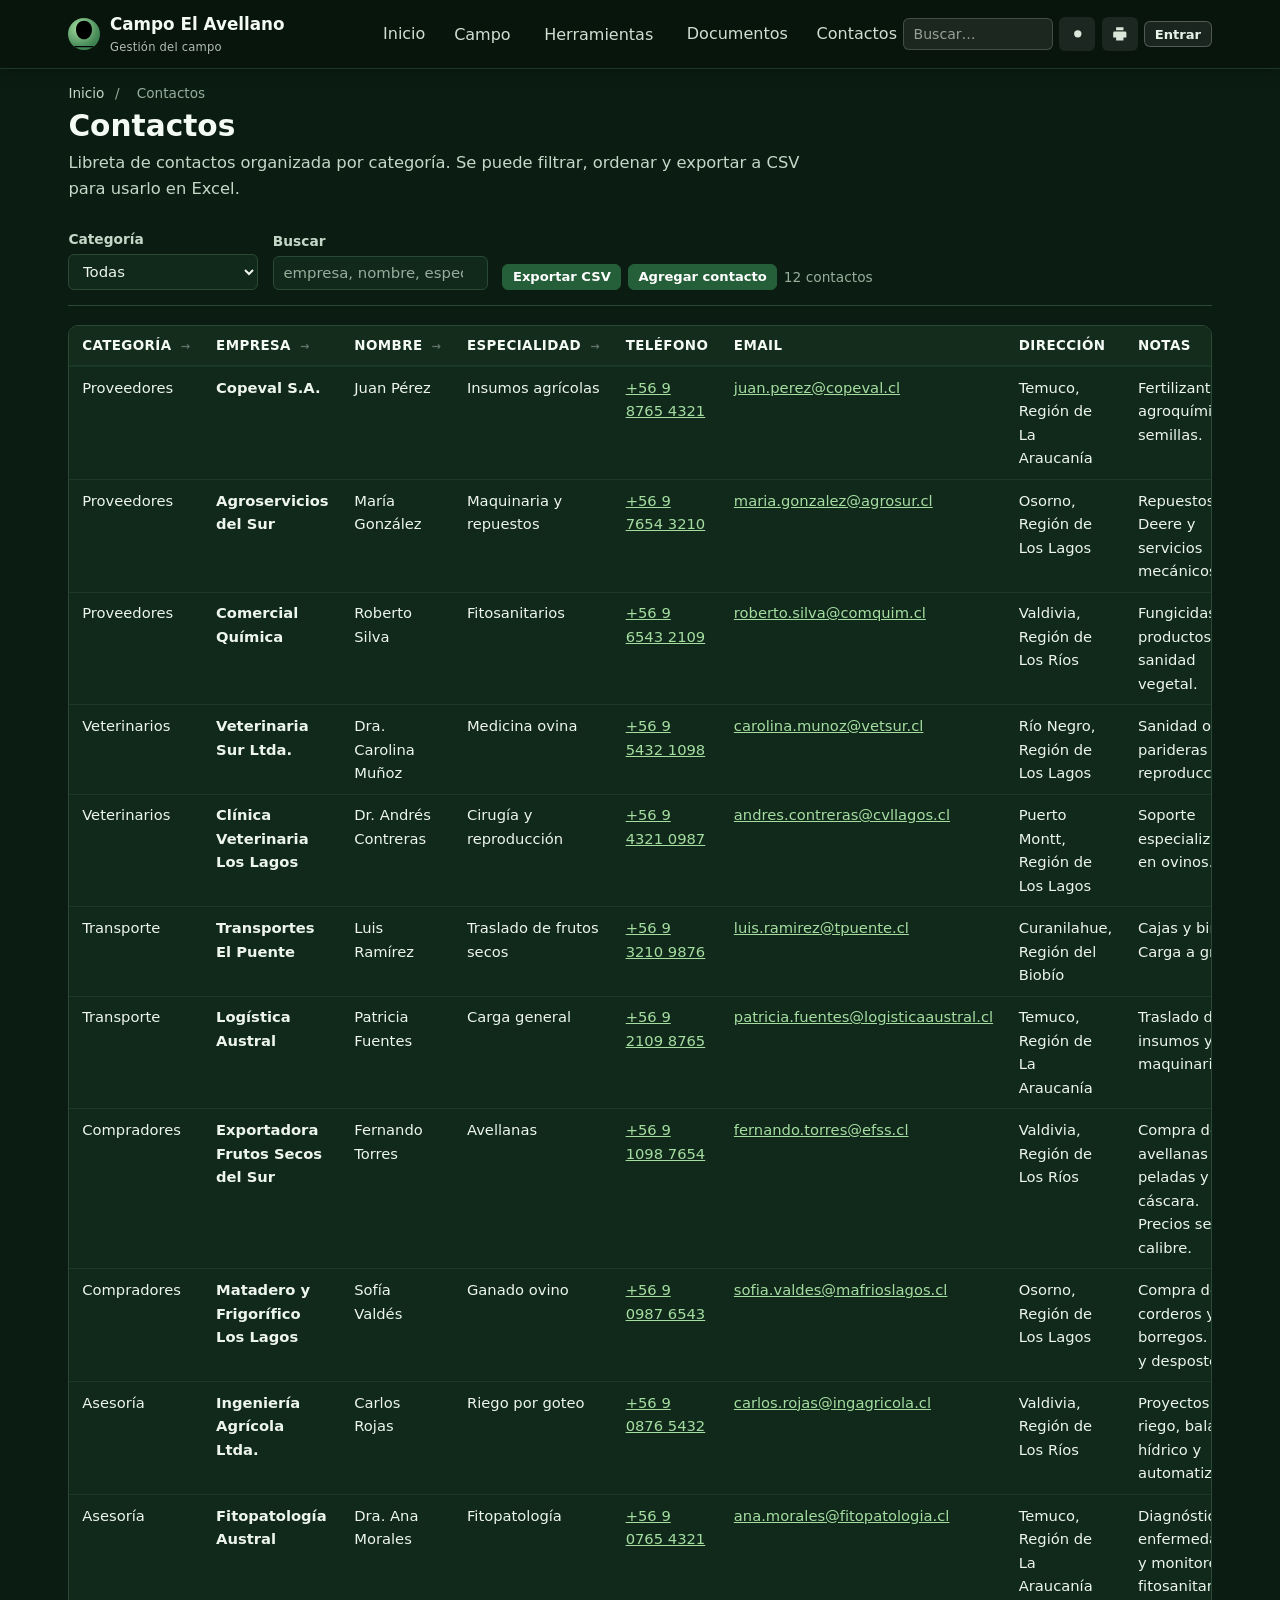
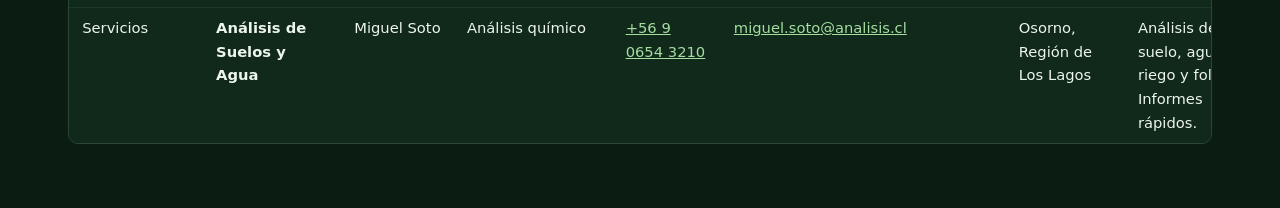
<file: contacto.html>
<!DOCTYPE html>
<html lang="es-CL">
<head>
<meta charset="utf-8">
<meta name="viewport" content="width=device-width, initial-scale=1">
<title>Contactos | Campo El Avellano</title>
<meta name="description" content="Libreta de contactos del campo: proveedores, veterinarios, transporte, compradores, asesoría y servicios.">
<meta name="theme-color" content="#0b1d13">
<link rel="canonical" href="https://durrutiac94.github.io/campo-agricola/contacto.html">
<link rel="manifest" href="manifest.webmanifest">
<link rel="stylesheet" href="css/styles.css">
<link rel="stylesheet" href="css/campo.css">
</head>
<body data-pagina="contacto.html">

<header class="site-header">
  <div id="barra-header" class="barra contenedor"></div>
</header>

<main class="contenedor">
  <nav class="migas" aria-label="Ruta de navegación">
    <a href="index.html">Inicio</a> <span>/</span> <span>Contactos</span>
  </nav>

  <header class="pagina-cabecera">
    <h1>Contactos</h1>
    <p class="intro">
      Libreta de contactos organizada por categoría. Se puede filtrar, ordenar y exportar
      a CSV para usarlo en Excel.
    </p>
  </header>

  <div class="filtros-documentos">
    <div class="filtros-grupo">
      <label>
        <span>Categoría</span>
        <select id="filtro-cat">
          <option value="todos">Todas</option>
          <option value="Proveedores">Proveedores</option>
          <option value="Veterinarios">Veterinarios</option>
          <option value="Transporte">Transporte</option>
          <option value="Compradores">Compradores</option>
          <option value="Asesoría">Asesoría</option>
          <option value="Servicios">Servicios</option>
        </select>
      </label>
      <label>
        <span>Buscar</span>
        <input type="search" id="filtro-buscar-c" placeholder="empresa, nombre, especialidad..." autocomplete="off">
      </label>
    </div>
    <div style="display:flex;gap:.4rem;flex-wrap:wrap;align-items:center">
      <button type="button" class="btn pequeno" id="btn-exp-csv">Exportar CSV</button>
      <button type="button" class="btn pequeno" id="btn-nuevo-contacto" hidden>Agregar contacto</button>
      <div class="contador-resultados" id="contador-c"></div>
    </div>
  </div>

  <div class="tabla-envoltura">
    <table class="tabla responsive" id="tabla-contactos">
      <thead>
        <tr>
          <th class="ordenable" data-col="categoria">Categoría <span class="flecha-orden">→</span></th>
          <th class="ordenable" data-col="empresa">Empresa <span class="flecha-orden">→</span></th>
          <th class="ordenable" data-col="nombre">Nombre <span class="flecha-orden">→</span></th>
          <th class="ordenable" data-col="especialidad">Especialidad <span class="flecha-orden">→</span></th>
          <th>Teléfono</th>
          <th>Email</th>
          <th>Dirección</th>
          <th>Notas</th>
          <th class="col-acciones">Acciones</th>
        </tr>
      </thead>
      <tbody id="tbody-contactos"></tbody>
    </table>
  </div>

  <noscript>
    <div class="aviso info">
      Los contactos se cargan desde <code>data/contactos.js</code>.
    </div>
  </noscript>
</main>


<script src="data/contactos.js"></script>
<script src="js/config.js"></script>
<script src="js/supabase.js"></script>
<script src="js/manifiesto.js"></script>
<script src="js/datos.js"></script>
<script src="js/app.js"></script>
<script src="js/esquema.js"></script>
<script src="js/editor.js"></script>
<script src="js/exportar.js"></script>
<script src="js/buscador.js"></script>
<script>
(function () {
  'use strict';
  var C = window.Campo;
  var E = window.CampoExportar;
  var datos = [];
  var tbody = document.getElementById('tbody-contactos');
  var sel = document.getElementById('filtro-cat');
  var inp = document.getElementById('filtro-buscar-c');
  var cnt = document.getElementById('contador-c');
  var btn = document.getElementById('btn-exp-csv');
  var btnNuevo = document.getElementById('btn-nuevo-contacto');

  function pintar() {
    datos = window.DATOS_CONTACTOS || [];
    var cat = sel ? sel.value : 'todos';
    var q = inp ? C.norm(inp.value) : '';
    var lista = datos.filter(function (d) {
      var okCat = (cat === 'todos') || (d.categoria === cat);
      var okQ = !q || C.norm([d.empresa, d.nombre, d.especialidad, d.notas].join(' ')).indexOf(q) !== -1;
      return okCat && okQ;
    });
    if (cnt) cnt.textContent = lista.length + ' contacto' + (lista.length === 1 ? '' : 's');
    var ed = window.CampoEditor;
    if (btnNuevo) btnNuevo.hidden = !(ed && ed.puedeEditar());
    if (!tbody) return;
    tbody.innerHTML = '';
    lista.forEach(function (d) {
      var tr = document.createElement('tr');
      tr.innerHTML =
        '<td data-label="Categoría">' + C.esc(d.categoria) + '</td>' +
        '<td data-label="Empresa"><strong>' + C.esc(d.empresa) + '</strong></td>' +
        '<td data-label="Nombre">' + C.esc(d.nombre || '') + '</td>' +
        '<td data-label="Especialidad">' + C.esc(d.especialidad || '') + '</td>' +
        '<td data-label="Teléfono"><a href="tel:' + C.esc((d.telefono||'').replace(/\s/g,'')) + '">' + C.esc(d.telefono||'') + '</a></td>' +
        '<td data-label="Email"><a href="mailto:' + C.esc(d.email||'') + '">' + C.esc(d.email||'') + '</a></td>' +
        '<td data-label="Dirección">' + C.esc(d.direccion||'') + '</td>' +
        '<td data-label="Notas">' + C.esc(d.notas||'') + '</td>';
      if (ed && ed.puedeEditar()) {
        var tdAcc = document.createElement('td');
        tdAcc.className = 'col-acciones';
        tdAcc.dataset.label = 'Acciones';
        var acc = ed.accionesFila('contactos', 'contactos', d);
        if (acc) tdAcc.appendChild(acc);
        tr.appendChild(tdAcc);
      }
      tbody.appendChild(tr);
    });
  }

  if (sel) sel.addEventListener('change', pintar);
  if (inp) inp.addEventListener('input', pintar);
  if (btn && E) {
    btn.addEventListener('click', function () {
      datos = window.DATOS_CONTACTOS || [];
      var cat = sel ? sel.value : 'todos';
      var q = inp ? C.norm(inp.value) : '';
      var lista = datos.filter(function (d) {
        var okCat = (cat === 'todos') || (d.categoria === cat);
        var okQ = !q || C.norm([d.empresa, d.nombre, d.especialidad, d.notas].join(' ')).indexOf(q) !== -1;
        return okCat && okQ;
      });
      var cols = ['categoria','empresa','nombre','especialidad','telefono','email','direccion','notas'];
      var filas = lista.map(function (d) {
        return cols.map(function (c) { return d[c] || ''; });
      });
      if (E.descargarTabla) E.descargarTabla('contactos-campo.csv', ['Categoría','Empresa','Nombre','Especialidad','Teléfono','Email','Dirección','Notas'], filas);
      else if (E.descargarCSV) {
        var csv = E.escapar(['Categoría','Empresa','Nombre','Especialidad','Teléfono','Email','Dirección','Notas'].join(';')) + '\n' +
          filas.map(function (f) { return f.map(function (v) { return E.escapar ? E.escapar(String(v)) : String(v).replace(/;/g,','); }).join(';'); }).join('\n');
        var blob = new Blob(['\ufeff' + csv], { type: 'text/csv;charset=utf-8;' });
        var a = document.createElement('a');
        a.href = URL.createObjectURL(blob);
        a.download = 'contactos-campo.csv';
        a.click();
      }
    });
  }

  if (btnNuevo) {
    btnNuevo.addEventListener('click', function () {
      if (window.CampoEditor) window.CampoEditor.abrirFormulario('contactos', 'contactos');
    });
  }

  if (window.CampoDatos) {
    window.CampoDatos.pintar(pintar);
  } else {
    pintar();
  }
})();
</script>
</body>
</html>
</file>
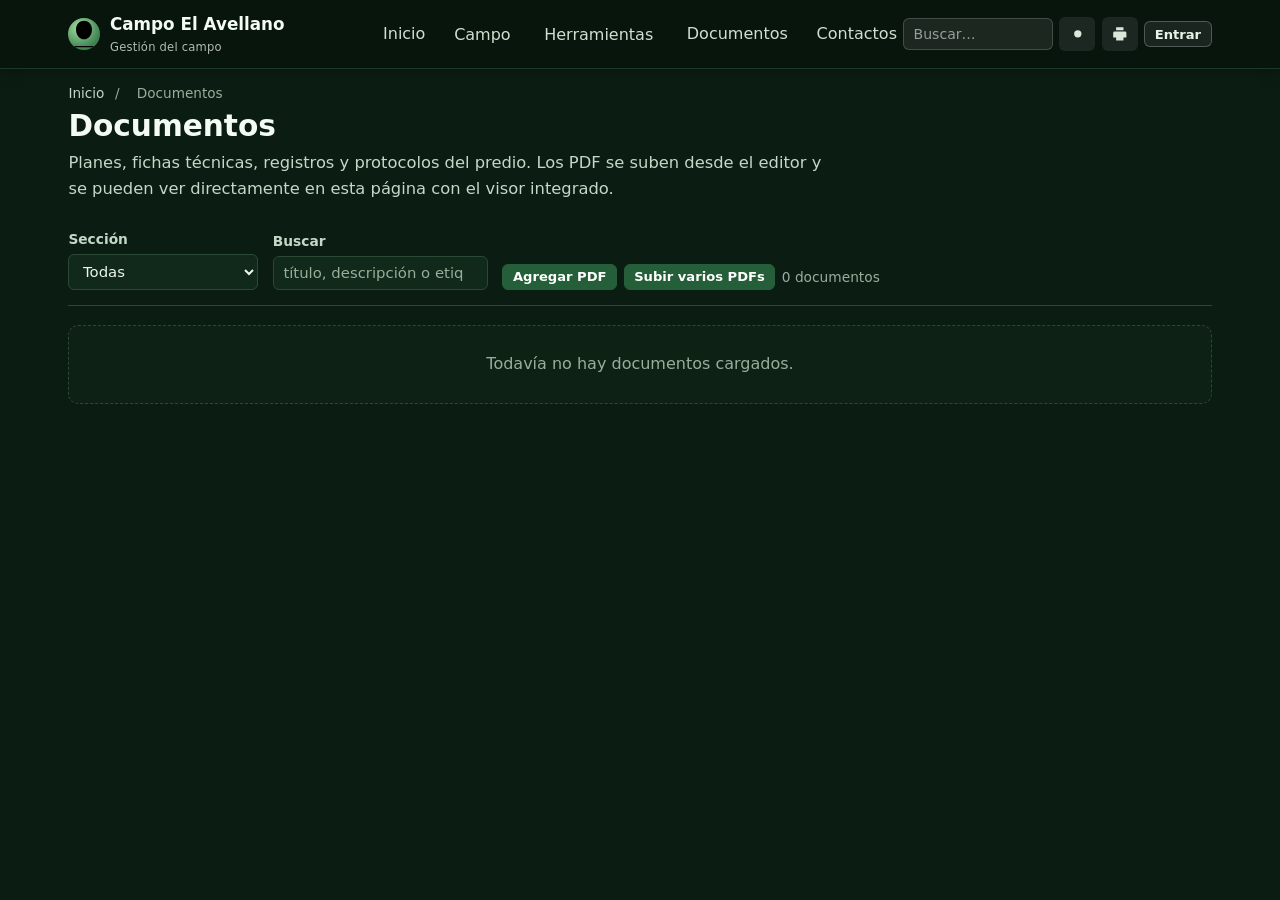
<file: documentos.html>
<!DOCTYPE html>
<html lang="es-CL">
<head>
<meta charset="utf-8">
<meta name="viewport" content="width=device-width, initial-scale=1">
<title>Documentos | Campo El Avellano</title>
<meta name="description" content="Documentos PDF del campo: avellanos, ovinos, riego y maquinaria. Visor embebido, filtros por sección y búsqueda.">
<meta name="theme-color" content="#0b1d13">
<link rel="canonical" href="https://durrutiac94.github.io/campo-agricola/documentos.html">
<link rel="manifest" href="manifest.webmanifest">
<link rel="stylesheet" href="css/styles.css">
<link rel="stylesheet" href="css/campo.css">
</head>
<body data-pagina="documentos.html">

<header class="site-header">
  <div id="barra-header" class="barra contenedor"></div>
</header>

<main class="contenedor">
  <nav class="migas" aria-label="Ruta de navegación">
    <a href="index.html">Inicio</a> <span>/</span> <span>Documentos</span>
  </nav>

  <header class="pagina-cabecera">
    <h1>Documentos</h1>
    <p class="intro">
      Planes, fichas técnicas, registros y protocolos del predio. Los PDF se suben
      desde el editor y se pueden ver directamente en esta página con el visor integrado.
    </p>
  </header>

  <div class="filtros-documentos">
    <div class="filtros-grupo">
      <label>
        <span>Sección</span>
        <select id="filtro-seccion">
          <option value="todos">Todas</option>
        </select>
      </label>
      <label>
        <span>Buscar</span>
        <input type="search" id="filtro-buscar-doc" placeholder="título, descripción o etiqueta..." autocomplete="off">
      </label>
    </div>
    <div style="display:flex;gap:.4rem;flex-wrap:wrap;align-items:center">
      <button type="button" class="btn pequeno" id="btn-nuevo-doc" hidden>Agregar PDF</button>
      <button type="button" class="btn pequeno" id="btn-varios-doc" hidden>Subir varios PDFs</button>
      <div class="contador-resultados" id="contador-docs"></div>
    </div>
  </div>

  <div id="documentos-lista"></div>

  <noscript>
    <div class="aviso info">
      Los documentos están listados con los datos de <code>data/documentos.js</code>.
      Para abrir los PDF directamente usa los enlaces que aparecen en la lista.
    </div>
  </noscript>
</main>


<script src="data/documentos.js"></script>
<script src="js/config.js"></script>
<script src="js/supabase.js"></script>
<script src="js/manifiesto.js"></script>
<script src="js/datos.js"></script>
<script src="js/app.js"></script>
<script src="js/esquema.js"></script>
<script src="js/editor.js"></script>
<script src="js/visor.js"></script>
<script src="js/buscador.js"></script>
<script>
(function () {
  'use strict';
  var C = window.Campo;
  var V = window.CampoVisor;
  var cont = document.getElementById('documentos-lista');
  var sel = document.getElementById('filtro-seccion');
  var inp = document.getElementById('filtro-buscar-doc');
  var cnt = document.getElementById('contador-docs');
  var btnNuevo = document.getElementById('btn-nuevo-doc');
  var btnVarios = document.getElementById('btn-varios-doc');
  var docs = [];

  function categoriaDoc(d) {
    var seccion = d && d.seccion != null ? String(d.seccion).trim() : '';
    return seccion || 'General';
  }

  function actualizarFiltro() {
    if (!sel) return;
    var categorias = (window.CAMPO_CATEGORIAS_DOCUMENTOS || []).slice();
    if (!categorias.length) categorias = ['Avellanos', 'Ovejas', 'Riego', 'Maquinaria', 'General'];
    docs.forEach(function (d) {
      var categoria = categoriaDoc(d);
      if (categorias.indexOf(categoria) === -1) categorias.push(categoria);
    });
    var actual = sel.value;
    sel.innerHTML = '<option value="todos">Todas</option>' + categorias.map(function (c) {
      return '<option value="' + C.esc(c) + '">' + C.esc(c) + '</option>';
    }).join('');
    sel.value = actual === 'todos' || categorias.indexOf(actual) !== -1 ? actual : 'todos';
  }

  function filtrar() {
    docs = window.DATOS_DOCUMENTOS || [];
    actualizarFiltro();
    var seccion = sel ? sel.value : 'todos';
    var q = inp ? C.norm(inp.value) : '';
    var lista = docs.filter(function (d) {
      var okSec = (seccion === 'todos') || (categoriaDoc(d) === seccion);
      var okQ = !q || C.norm(d.titulo + ' ' + (d.descripcion||'') + ' ' + (d.tags||[]).join(' ')).indexOf(q) !== -1;
      return okSec && okQ;
    });
    if (cnt) cnt.textContent = lista.length + ' documento' + (lista.length === 1 ? '' : 's');
    var puedeEditar = window.CampoEditor && window.CampoEditor.puedeEditar();
    if (btnNuevo) btnNuevo.hidden = !puedeEditar;
    if (btnVarios) btnVarios.hidden = !puedeEditar;
    if (V && V.renderTarjetasDocumentos) V.renderTarjetasDocumentos(cont, lista, { mostrarSeccion: true, origen: { seccion: 'documentos', lista: 'documentos' } });
  }

  if (sel) sel.addEventListener('change', filtrar);
  if (inp) inp.addEventListener('input', filtrar);
  if (btnNuevo) {
    btnNuevo.addEventListener('click', function () {
      if (window.CampoEditor) window.CampoEditor.abrirFormulario('documentos', 'documentos');
    });
  }
  if (btnVarios) {
    btnVarios.addEventListener('click', function () {
      if (window.CampoEditor) window.CampoEditor.abrirCargaDocumentos('documentos', 'documentos');
    });
  }
  if (window.CampoDatos) {
    window.CampoDatos.pintar(filtrar);
  } else if (document.readyState === 'loading') {
    document.addEventListener('DOMContentLoaded', filtrar);
  } else {
    filtrar();
  }
})();
</script>
</body>
</html>
</file>
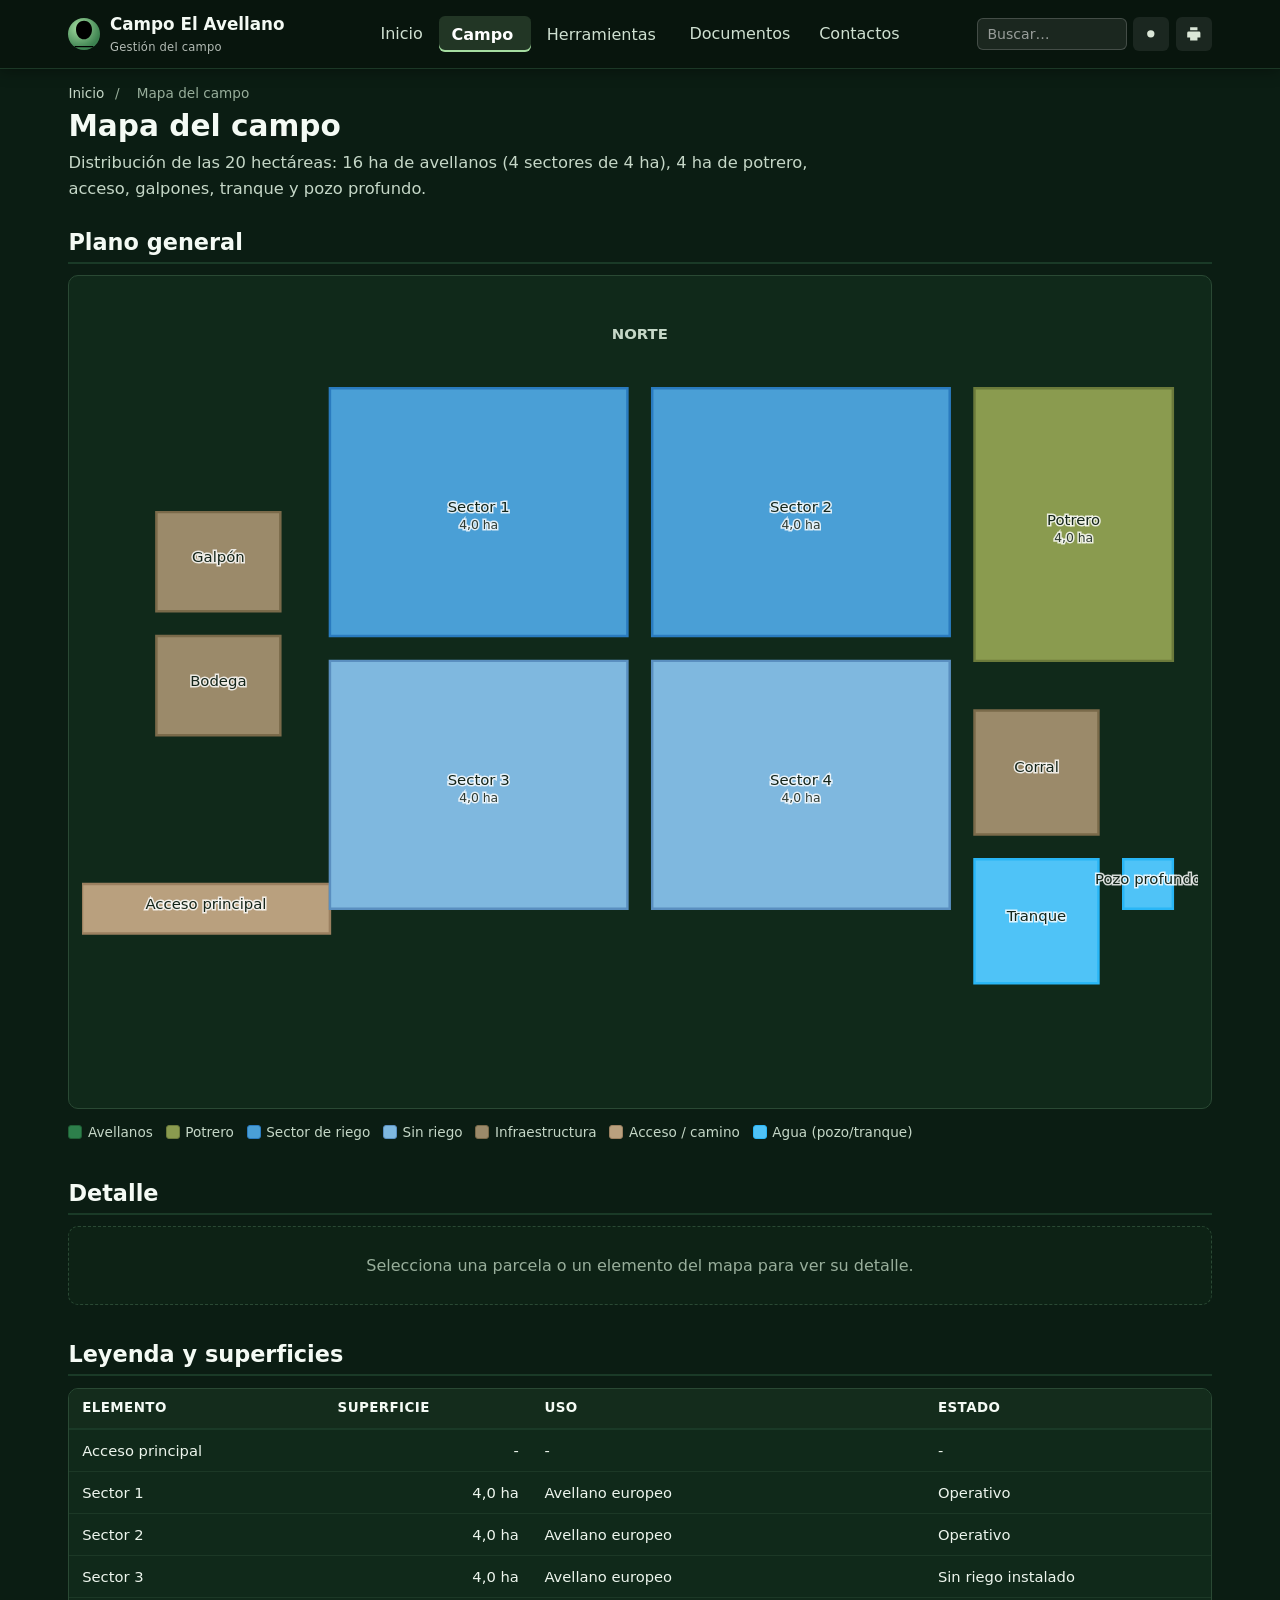
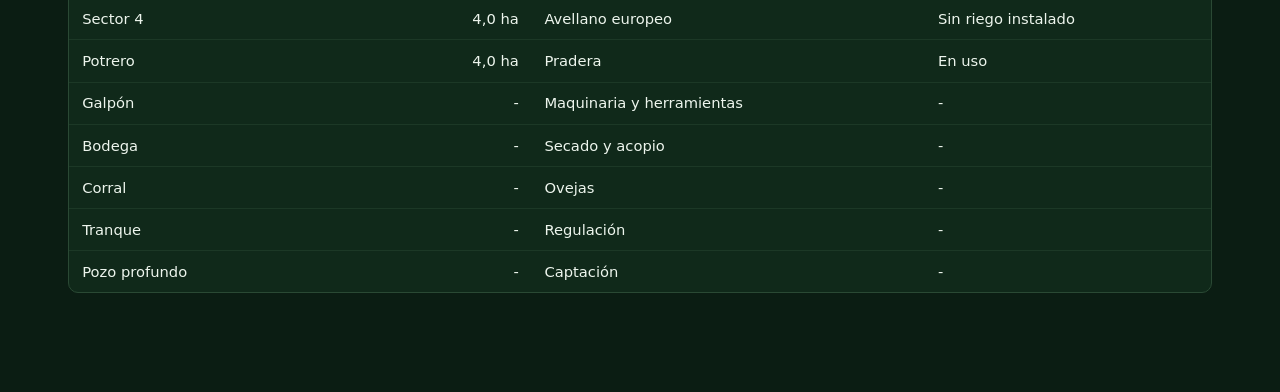
<file: mapa.html>
<!DOCTYPE html>
<html lang="es-CL">
<head>
<meta charset="utf-8">
<meta name="viewport" content="width=device-width, initial-scale=1">
<title>Mapa del campo | Campo El Avellano</title>
<meta name="description" content="Plano del campo: cuatro sectores de avellanos, potrero, caminos, galpón, bodega, corral, tranque y pozo profundo.">
<meta name="theme-color" content="#0b1d13">
<link rel="canonical" href="https://durrutiac94.github.io/campo-agricola/mapa.html">
<link rel="manifest" href="manifest.webmanifest">
<link rel="stylesheet" href="css/styles.css">
<link rel="stylesheet" href="css/campo.css">
</head>
<body data-pagina="mapa.html">

<header class="site-header">
  <div id="barra-header" class="barra contenedor"></div>
</header>

<main class="contenedor">
  <nav class="migas" aria-label="Ruta de navegación">
    <a href="index.html">Inicio</a> <span>/</span> <span>Mapa del campo</span>
  </nav>

  <header class="pagina-cabecera">
    <h1>Mapa del campo</h1>
    <p class="intro" id="intro-mapa">
      Distribución de las 20 hectáreas: 16 ha de avellanos en cuatro sectores,
      4 ha de potrero, caminos, galpón, bodega, corral, tranque y pozo profundo.
    </p>
  </header>

  <div class="grilla-2">
    <section class="seccion">
      <h2>Plano general</h2>
      <div class="mapa-contenedor" id="mapa"></div>
      <div class="leyenda-mapa" id="leyenda-mapa"></div>
    </section>

    <aside class="seccion">
      <h2>Detalle</h2>
      <div id="detalle-mapa"></div>
    </aside>
  </div>

  <section class="seccion">
    <h2>Leyenda y superficies</h2>
    <div class="tabla-envoltura">
      <table class="tabla">
        <thead>
          <tr>
            <th>Elemento</th>
            <th>Superficie</th>
            <th>Uso</th>
            <th>Estado</th>
          </tr>
        </thead>
        <tbody id="tabla-mapa"></tbody>
      </table>
    </div>
  </section>

  <noscript>
    <div class="aviso info">
      El mapa se genera con <code>data/mapa.js</code> y <code>js/mapa.js</code>.
      Con JavaScript activado se dibuja el plano interactivo.
    </div>
  </noscript>
</main>


<script src="data/mapa.js"></script>
<script src="js/app.js"></script>
<script src="js/mapa.js"></script>
<script src="js/buscador.js"></script>
<script>
(function () {
  'use strict';

  function pintar() {
    var d = window.DATOS_MAPA;
    if (!d) return;

    var intro = document.getElementById('intro-mapa');
    if (intro && d.descripcion) intro.textContent = d.descripcion;

    window.CampoMapa.render(document.getElementById('mapa'));
    window.CampoMapa.renderLeyenda(document.getElementById('leyenda-mapa'));

    var cuerpo = document.getElementById('tabla-mapa');
    if (!cuerpo) return;

    cuerpo.innerHTML = '';

    d.elementos.forEach(function (item) {
      if (item.tipo === 'texto') return;
      var fila = document.createElement('tr');
      [item.etiqueta, item.superficie || '-', item.uso || item.cultivo || '-', item.estado || '-']
        .forEach(function (valor, i) {
          var td = document.createElement('td');
          td.textContent = valor;
          if (i === 1) td.className = 'num';
          fila.appendChild(td);
        });
      cuerpo.appendChild(fila);
    });
  }

  if (document.readyState === 'loading') {
    document.addEventListener('DOMContentLoaded', pintar);
  } else {
    pintar();
  }
})();
</script>
</body>
</html>
</file>
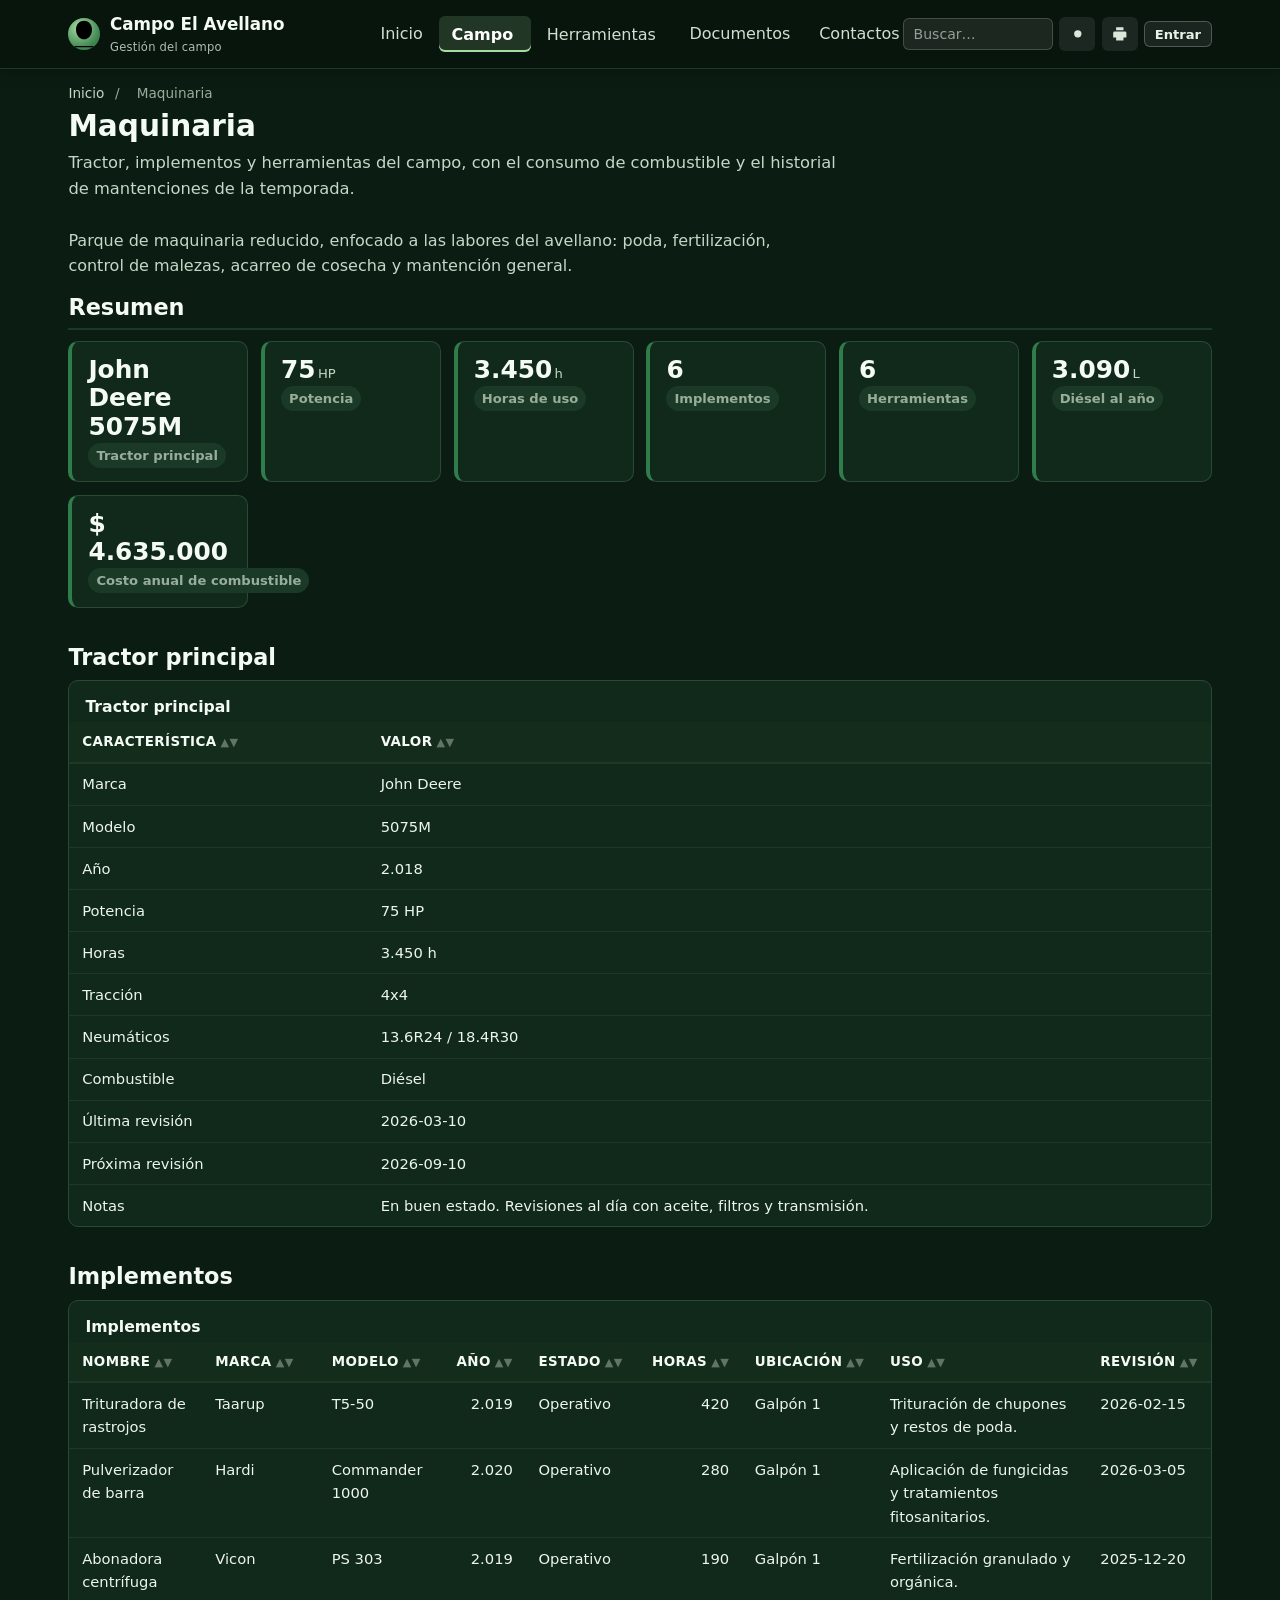
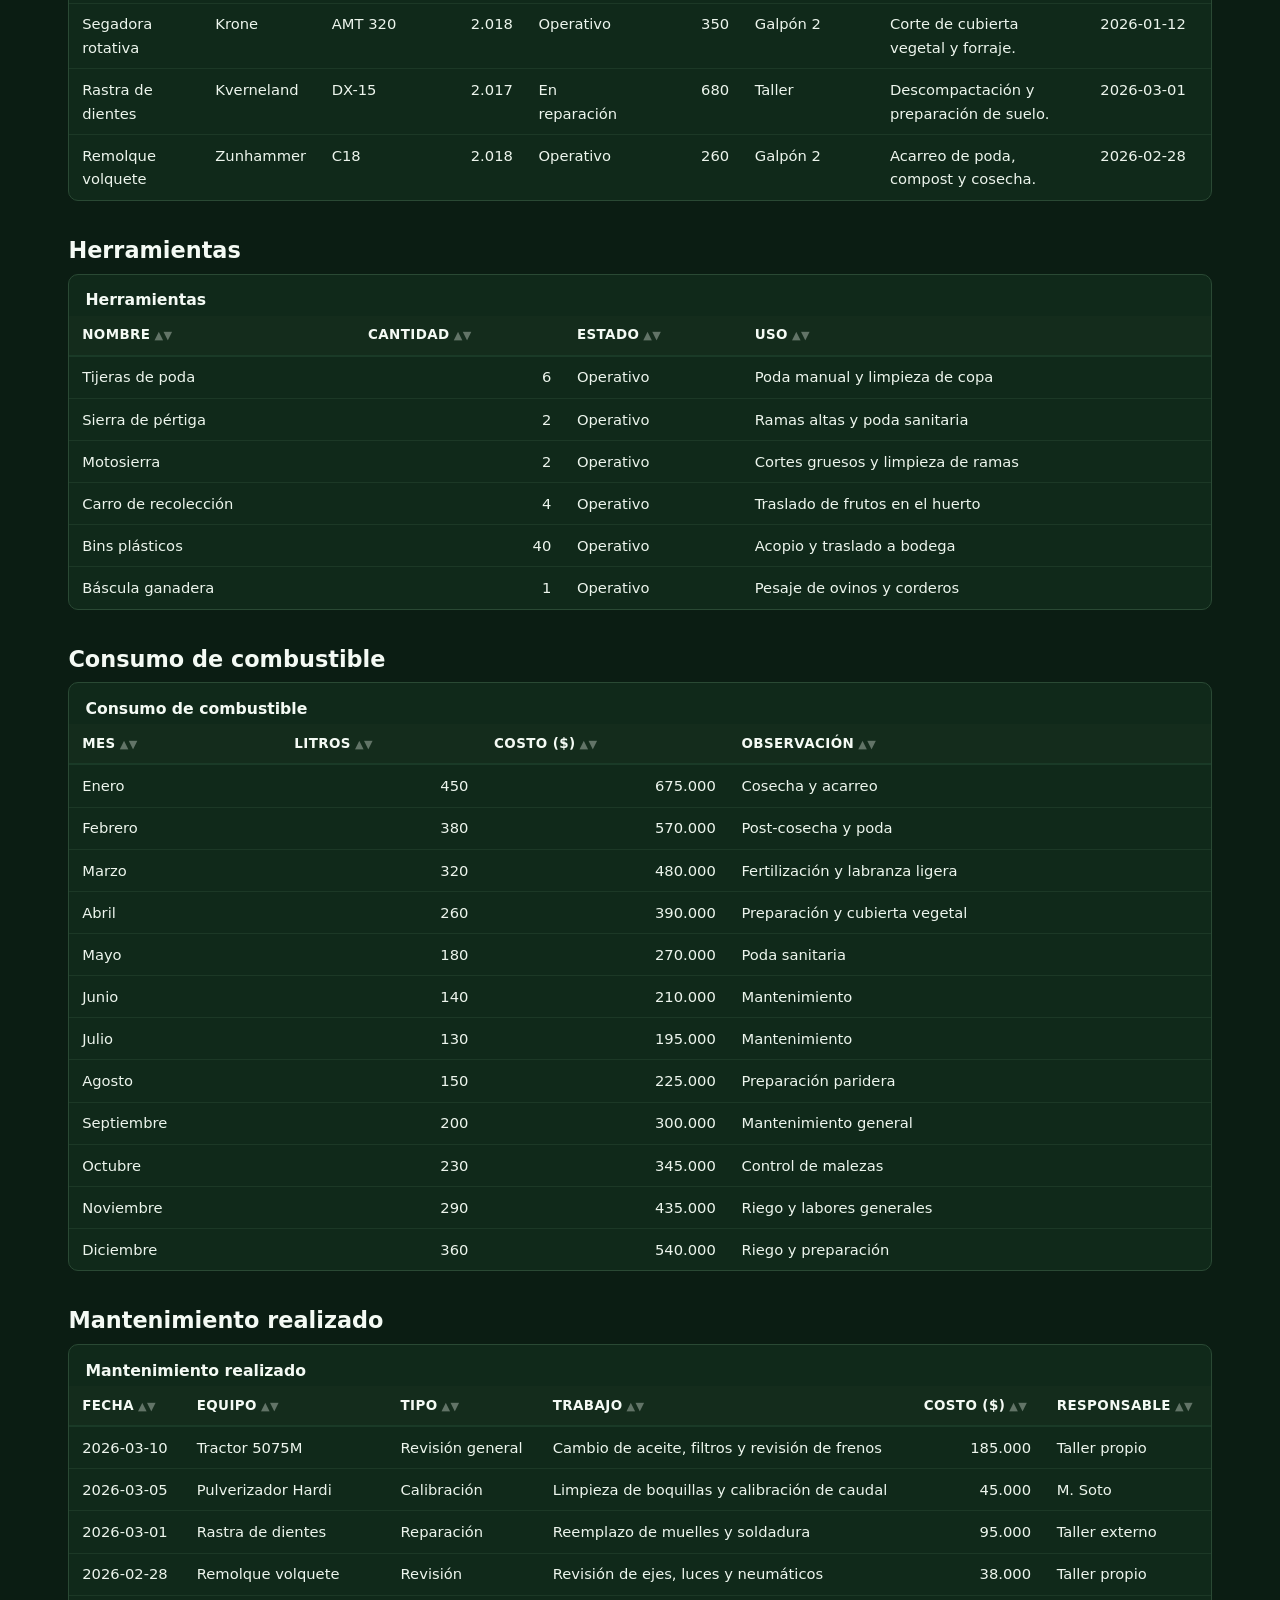
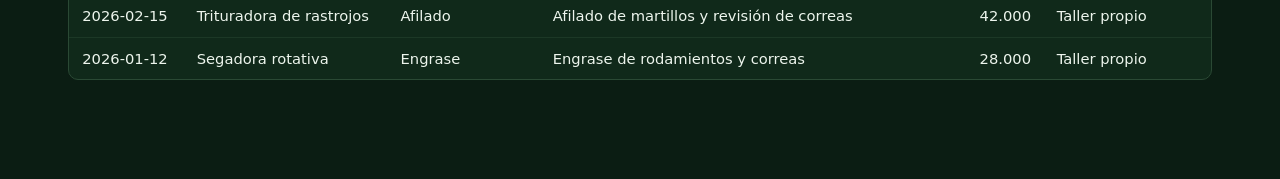
<file: maquinaria.html>
<!DOCTYPE html>
<html lang="es-CL">
<head>
<meta charset="utf-8">
<meta name="viewport" content="width=device-width, initial-scale=1">
<title>Maquinaria | Campo El Avellano</title>
<meta name="description" content="Maquinaria del campo: tractor principal, implementos, herramientas, consumo de combustible y mantenimientos realizados.">
<meta name="theme-color" content="#0b1d13">
<link rel="canonical" href="https://durrutiac94.github.io/campo-agricola/maquinaria.html">
<link rel="manifest" href="manifest.webmanifest">
<link rel="stylesheet" href="css/styles.css">
<link rel="stylesheet" href="css/campo.css">
</head>
<body data-pagina="maquinaria.html">

<header class="site-header">
  <div id="barra-header" class="barra contenedor"></div>
</header>

<main class="contenedor">
  <nav class="migas" aria-label="Ruta de navegación">
    <a href="index.html">Inicio</a> <span>/</span> <span>Maquinaria</span>
  </nav>

  <header class="pagina-cabecera">
    <h1>Maquinaria</h1>
    <p class="intro">
      Tractor, implementos y herramientas del campo, con el consumo de combustible
      y el historial de mantenciones de la temporada.
    </p>
  </header>

  <div id="contenido-maquinaria"></div>

  <noscript>
    <div class="aviso info">
      Los datos de maquinaria se cargan desde <code>data/maquinaria.js</code>.
      Con JavaScript activado se muestran las tablas completas.
    </div>
  </noscript>
</main>


<script src="data/maquinaria.js"></script>
<script src="js/config.js"></script>
<script src="js/supabase.js"></script>
<script src="js/manifiesto.js"></script>
<script src="js/datos.js"></script>
<script src="js/app.js"></script>
<script src="js/esquema.js"></script>
<script src="js/editor.js"></script>
<script src="js/visor.js"></script>
<script src="js/secciones.js"></script>
<script src="js/buscador.js"></script>
<script>
(function () {
  'use strict';
  var cont = document.getElementById('contenido-maquinaria');

  function pintar() {
    var datos = window.CampoSecciones.maquinaria();
    if (!datos) {
      cont.innerHTML = '<div class="vacio">No hay datos de maquinaria cargados.</div>';
      return;
    }
    window.CampoVisor.renderSeccion(cont, datos);
  }

  if (window.CampoDatos) {
    window.CampoDatos.pintar(pintar);
  } else {
    pintar();
  }
})();
</script>
</body>
</html>
</file>
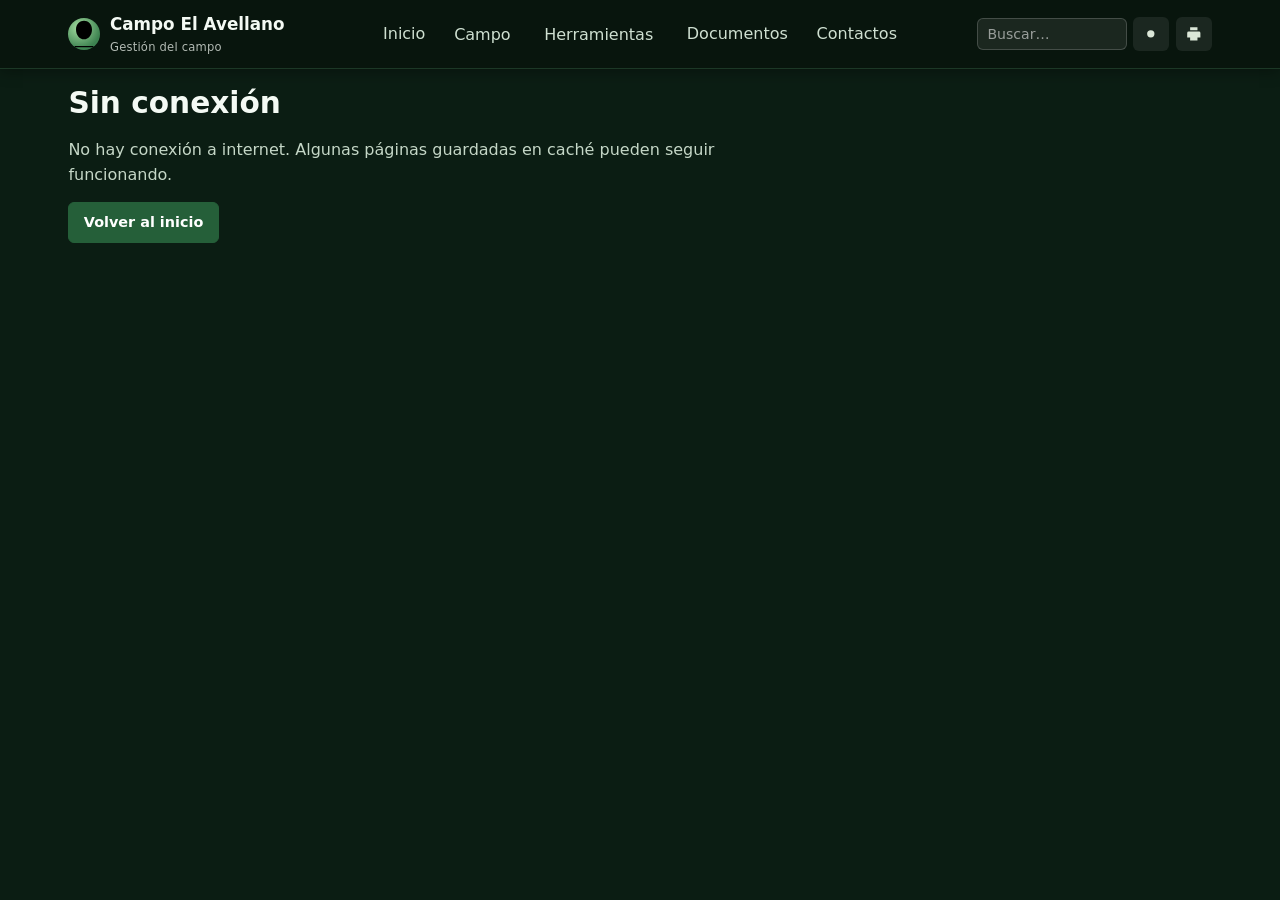
<file: offline.html>
<!DOCTYPE html>
<html lang="es-CL">
<head>
<meta charset="utf-8">
<meta name="viewport" content="width=device-width, initial-scale=1">
<title>Sin conexión | Campo El Avellano</title>
<meta name="theme-color" content="#0b1d13">
<meta name="robots" content="noindex">
<link rel="stylesheet" href="css/styles.css">
<link rel="stylesheet" href="css/campo.css">
</head>
<body>
<header class="site-header">
  <div id="barra-header" class="barra contenedor"></div>
</header>
<main class="contenedor">
  <section class="seccion">
    <h1>Sin conexión</h1>
    <p class="parrafo-intro">No hay conexión a internet. Algunas páginas guardadas en caché pueden seguir funcionando.</p>
    <p><a class="btn" href="index.html">Volver al inicio</a></p>
  </section>
</main>
<script src="js/app.js"></script>
</body>
</html>
</file>
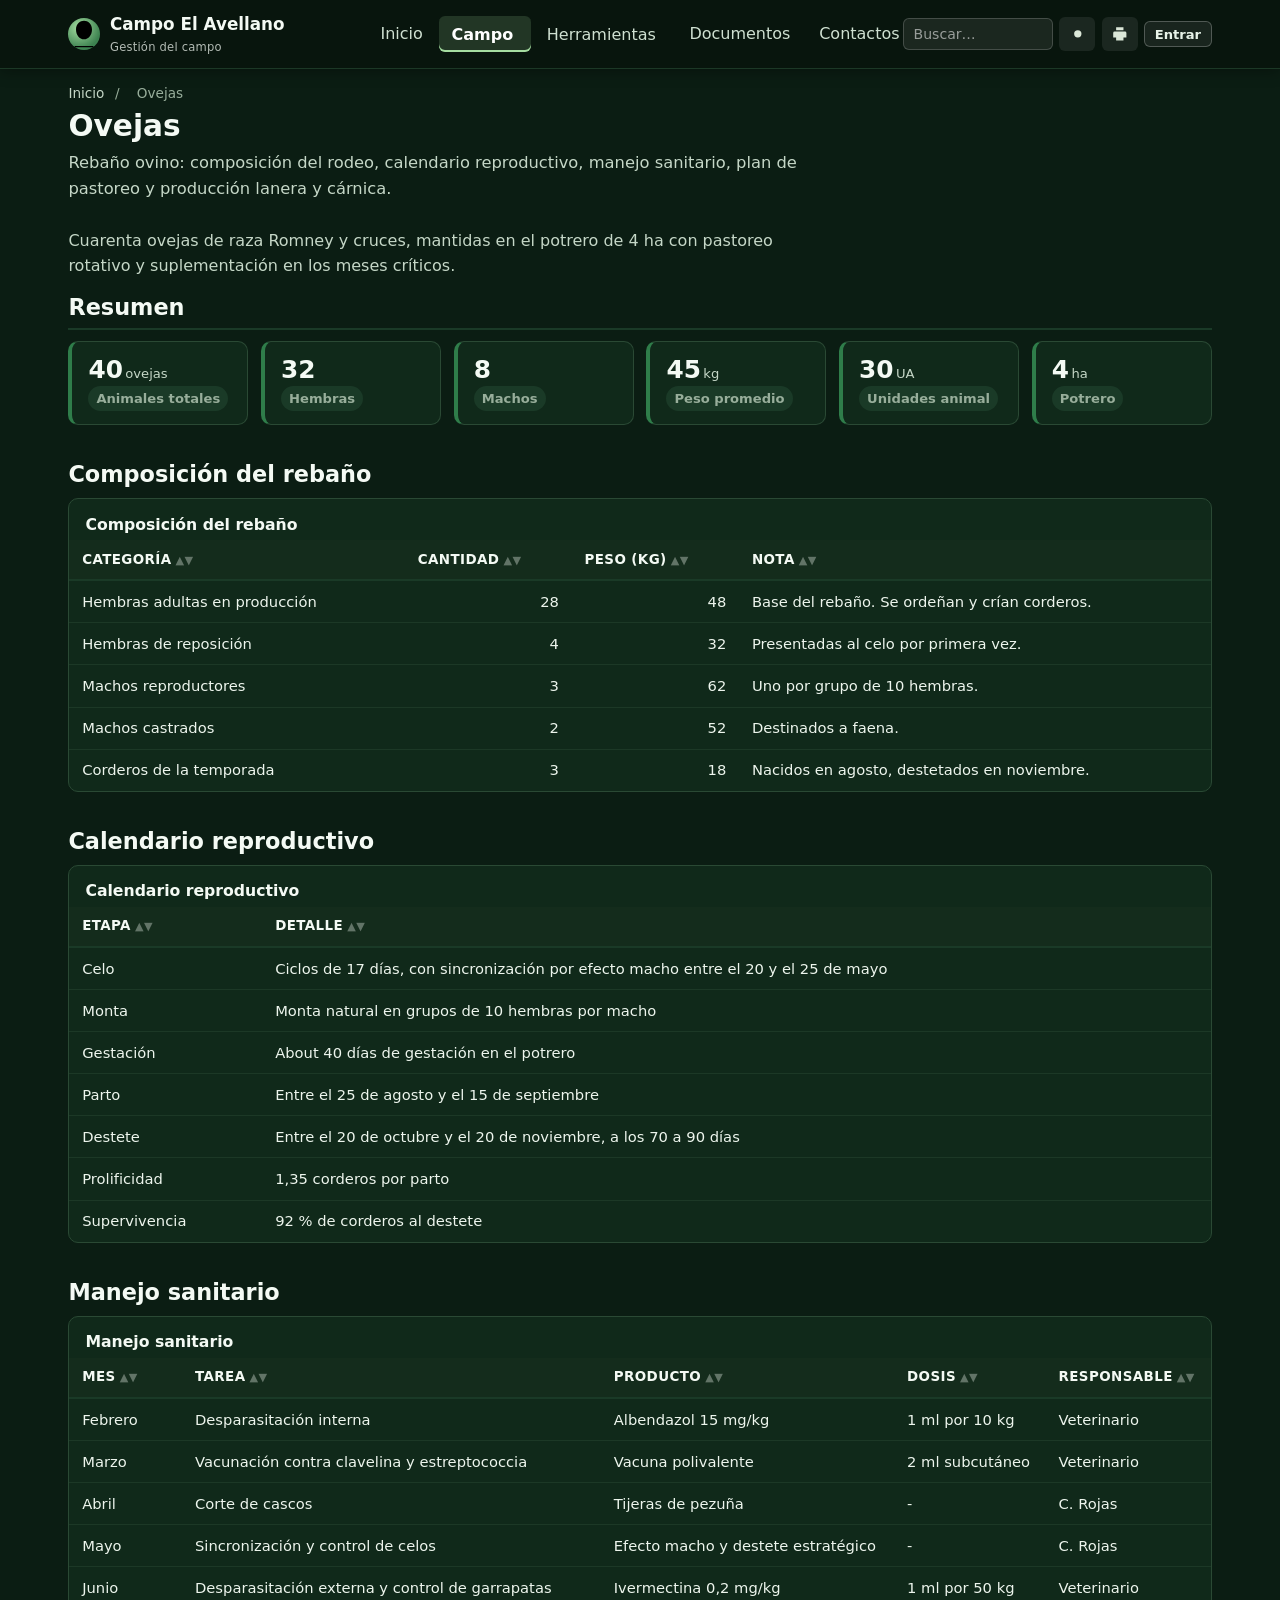
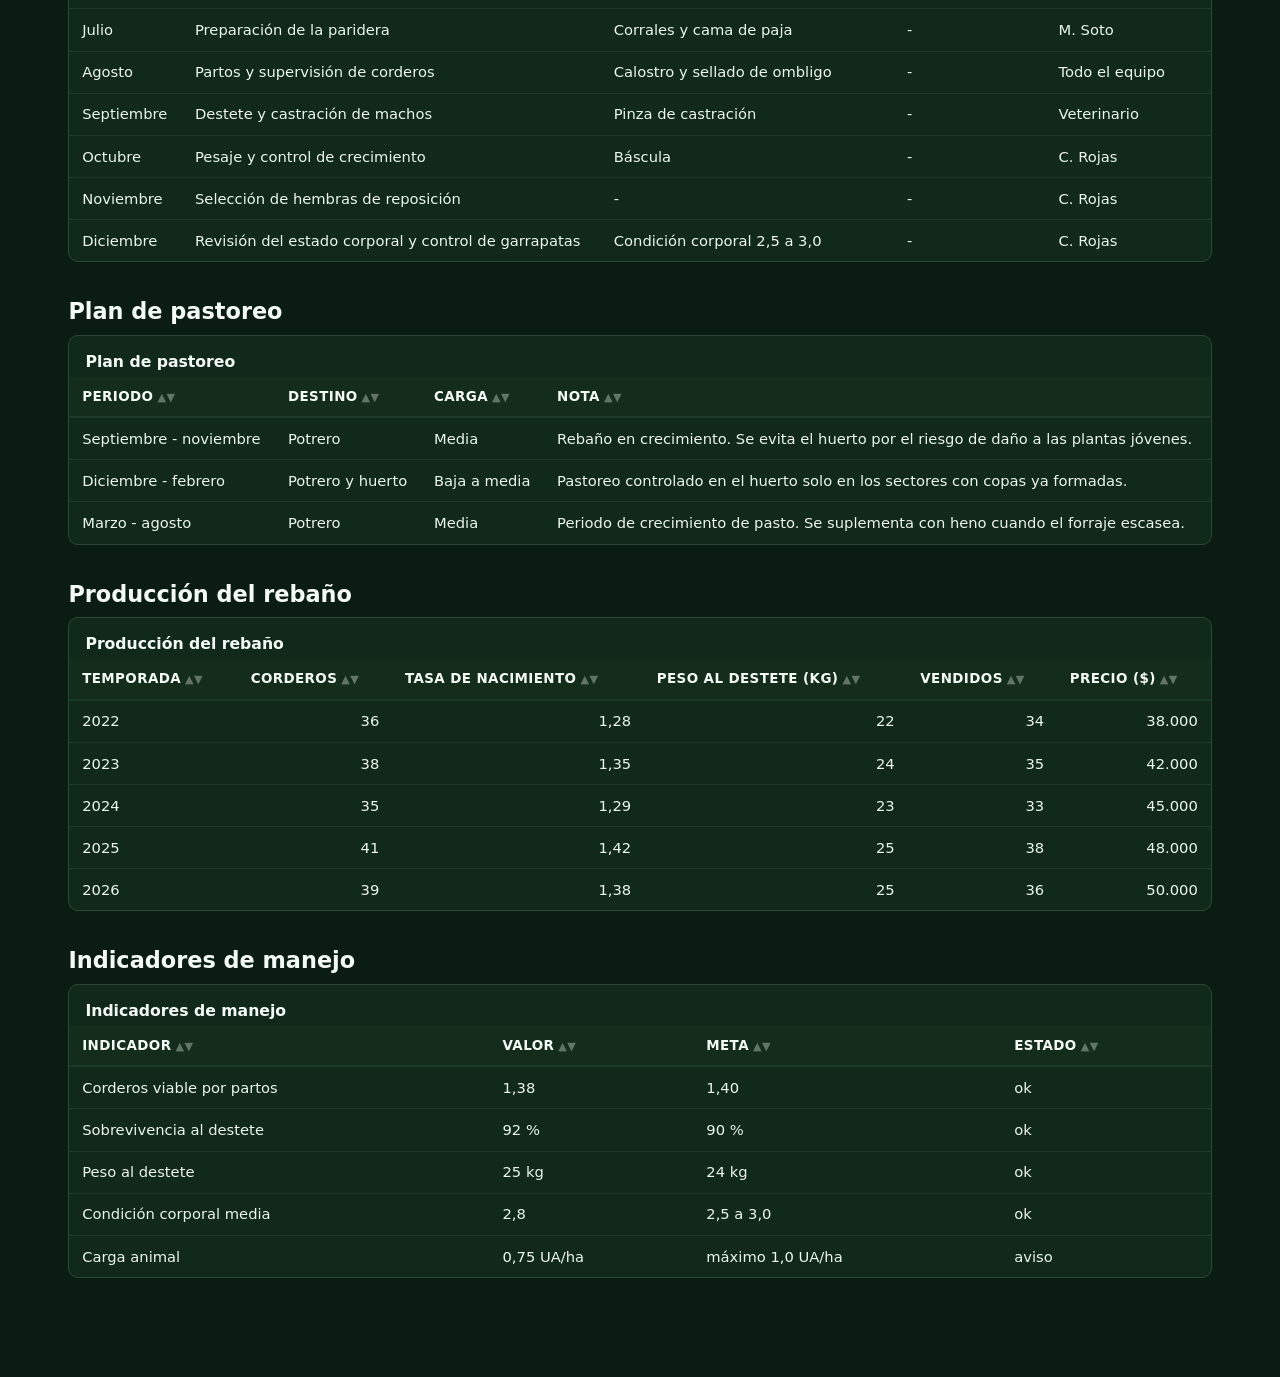
<file: ovejas.html>
<!DOCTYPE html>
<html lang="es-CL">
<head>
<meta charset="utf-8">
<meta name="viewport" content="width=device-width, initial-scale=1">
<title>Ovejas | Campo El Avellano</title>
<meta name="description" content="Rebaño ovino del campo: composición, calendario reproductivo, manejo sanitario, pastoreo, producción e indicadores.">
<meta name="theme-color" content="#0b1d13">
<link rel="canonical" href="https://durrutiac94.github.io/campo-agricola/ovejas.html">
<link rel="manifest" href="manifest.webmanifest">
<link rel="stylesheet" href="css/styles.css">
<link rel="stylesheet" href="css/campo.css">
</head>
<body data-pagina="ovejas.html">

<header class="site-header">
  <div id="barra-header" class="barra contenedor"></div>
</header>

<main class="contenedor">
  <nav class="migas" aria-label="Ruta de navegación">
    <a href="index.html">Inicio</a> <span>/</span> <span>Ovejas</span>
  </nav>

  <header class="pagina-cabecera">
    <h1>Ovejas</h1>
    <p class="intro">
      Rebaño ovino: composición del rodeo, calendario reproductivo, manejo sanitario,
      plan de pastoreo y producción lanera y cárnica.
    </p>
  </header>

  <div id="contenido-ovejas"></div>

  <noscript>
    <div class="aviso info">
      Los datos del rebaño se cargan desde <code>data/ovejas.js</code>.
      Con JavaScript activado se muestran las tablas completas.
    </div>
  </noscript>
</main>


<script src="data/ovejas.js"></script>
<script src="js/config.js"></script>
<script src="js/supabase.js"></script>
<script src="js/manifiesto.js"></script>
<script src="js/datos.js"></script>
<script src="js/app.js"></script>
<script src="js/esquema.js"></script>
<script src="js/editor.js"></script>
<script src="js/visor.js"></script>
<script src="js/secciones.js"></script>
<script src="js/buscador.js"></script>
<script>
(function () {
  'use strict';
  var cont = document.getElementById('contenido-ovejas');

  function pintar() {
    var datos = window.CampoSecciones.ovejas();
    if (!datos) {
      cont.innerHTML = '<div class="vacio">No hay datos del rebaño cargados.</div>';
      return;
    }
    window.CampoVisor.renderSeccion(cont, datos);
  }

  if (window.CampoDatos) {
    window.CampoDatos.pintar(pintar);
  } else {
    pintar();
  }
})();
</script>
</body>
</html>
</file>
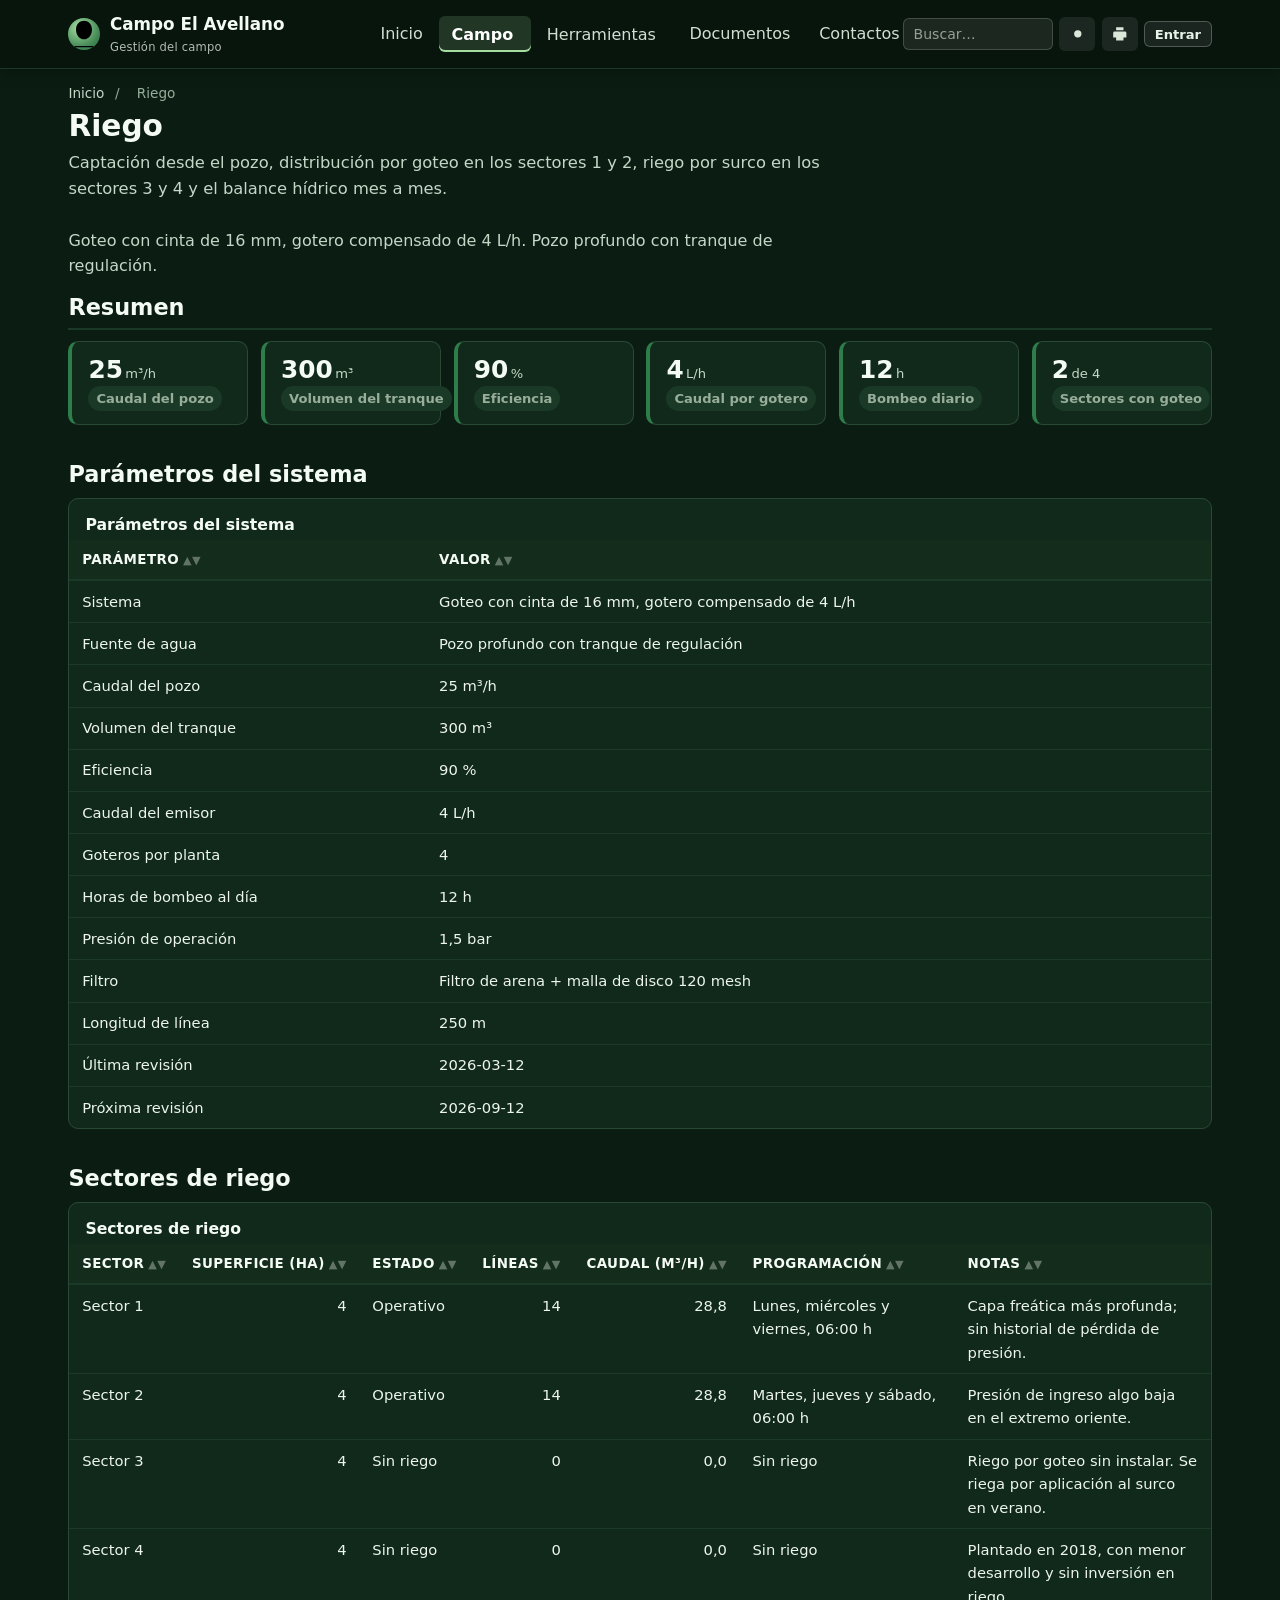
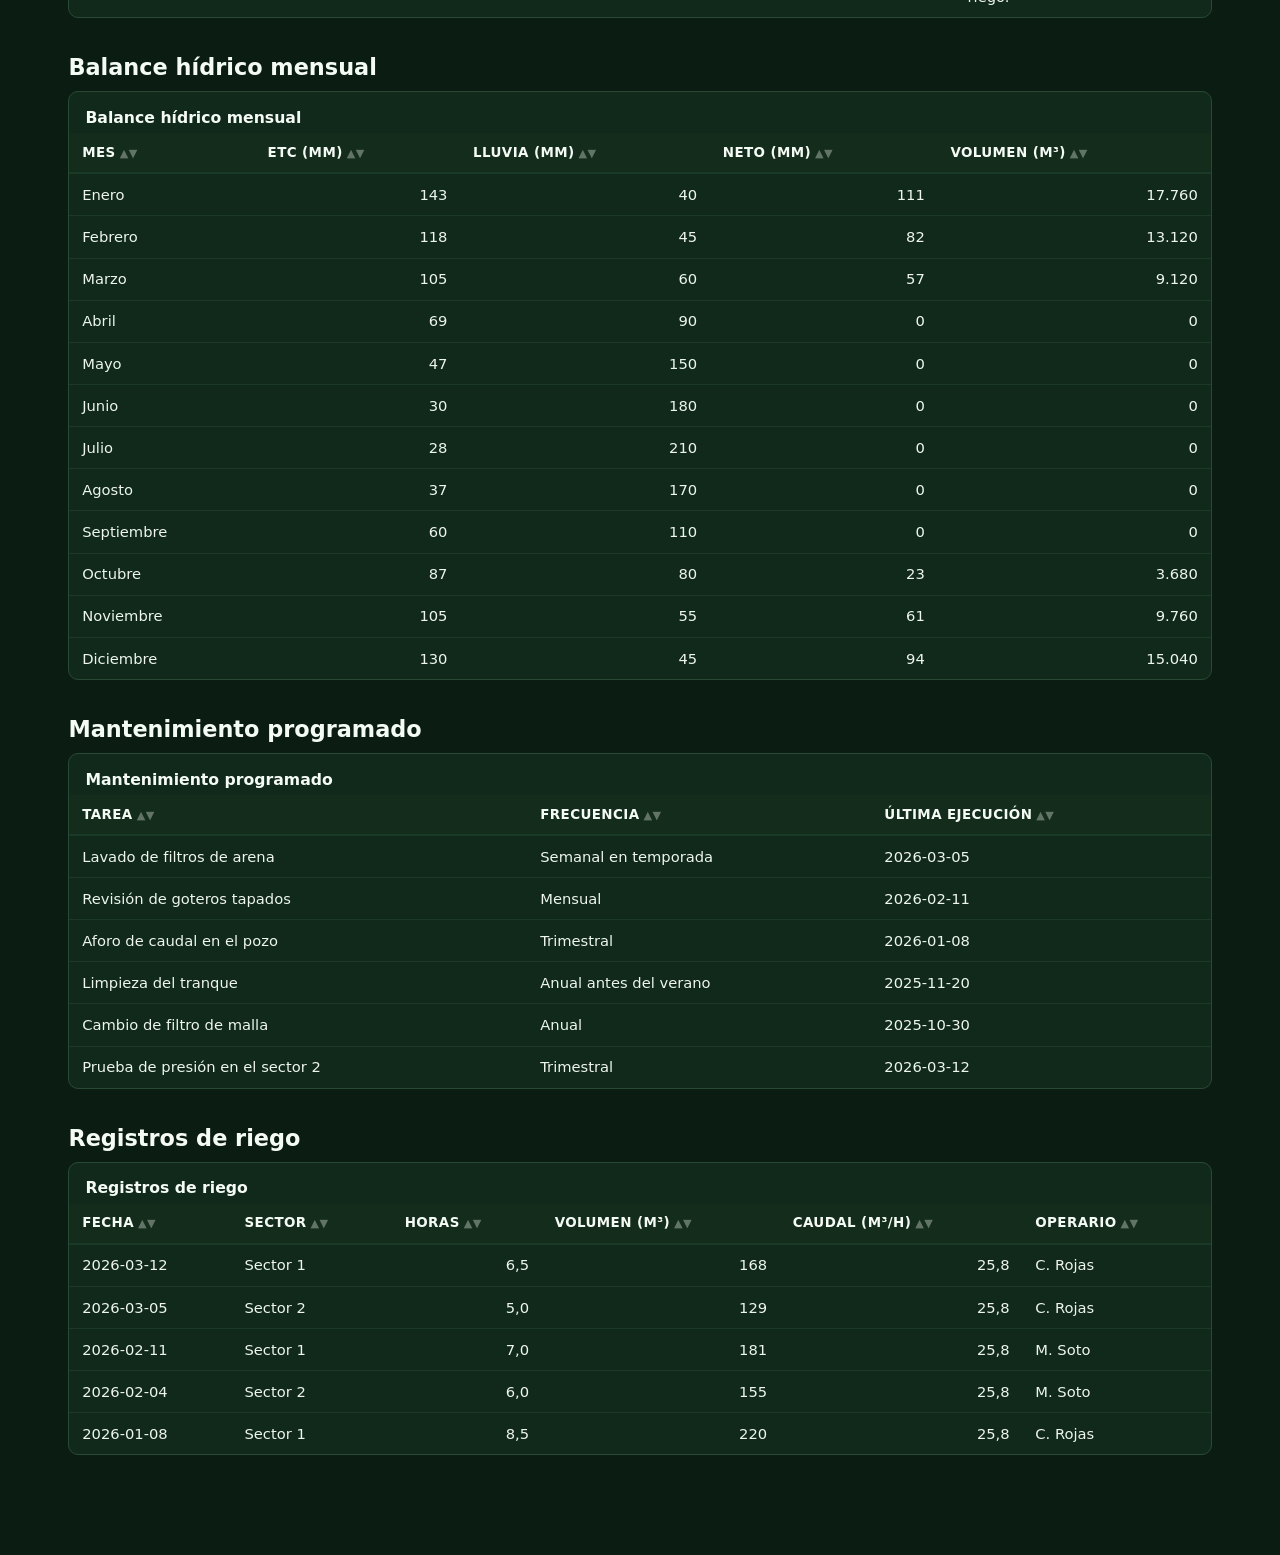
<file: riego.html>
<!DOCTYPE html>
<html lang="es-CL">
<head>
<meta charset="utf-8">
<meta name="viewport" content="width=device-width, initial-scale=1">
<title>Riego | Campo El Avellano</title>
<meta name="description" content="Sistema de riego del campo: pozo, tranque, sectores con goteo, balance hídrico mensual, mantenimiento y registros de riego.">
<meta name="theme-color" content="#0b1d13">
<link rel="canonical" href="https://durrutiac94.github.io/campo-agricola/riego.html">
<link rel="manifest" href="manifest.webmanifest">
<link rel="stylesheet" href="css/styles.css">
<link rel="stylesheet" href="css/campo.css">
</head>
<body data-pagina="riego.html">

<header class="site-header">
  <div id="barra-header" class="barra contenedor"></div>
</header>

<main class="contenedor">
  <nav class="migas" aria-label="Ruta de navegación">
    <a href="index.html">Inicio</a> <span>/</span> <span>Riego</span>
  </nav>

  <header class="pagina-cabecera">
    <h1>Riego</h1>
    <p class="intro">
      Captación desde el pozo, distribución por goteo en los sectores 1 y 2,
      riego por surco en los sectores 3 y 4 y el balance hídrico mes a mes.
    </p>
  </header>

  <div id="contenido-riego"></div>

  <noscript>
    <div class="aviso info">
      Los datos de riego se cargan desde <code>data/riego.js</code>.
      Con JavaScript activado se muestran las tablas completas.
    </div>
  </noscript>
</main>


<script src="data/riego.js"></script>
<script src="js/config.js"></script>
<script src="js/supabase.js"></script>
<script src="js/manifiesto.js"></script>
<script src="js/datos.js"></script>
<script src="js/app.js"></script>
<script src="js/esquema.js"></script>
<script src="js/editor.js"></script>
<script src="js/visor.js"></script>
<script src="js/secciones.js"></script>
<script src="js/buscador.js"></script>
<script>
(function () {
  'use strict';
  var cont = document.getElementById('contenido-riego');

  function pintar() {
    var datos = window.CampoSecciones.riego();
    if (!datos) {
      cont.innerHTML = '<div class="vacio">No hay datos de riego cargados.</div>';
      return;
    }
    window.CampoVisor.renderSeccion(cont, datos);
  }

  if (window.CampoDatos) {
    window.CampoDatos.pintar(pintar);
  } else {
    pintar();
  }
})();
</script>
</body>
</html>
</file>
<file: css/styles.css>
/* ==========================================================================
   Sitio de gestión de campo agrícola
   Hoja de estilos principal
   ========================================================================== */

:root {
  color-scheme: dark;
  accent-color: var(--verde-600);

  --verde-900: #0c2114;
  --verde-700: #255f39;
  --verde-600: #2f7d4a;
  --verde-400: #74a96b;
  --verde-200: #3d6a4b;
  --verde-100: #1a3a27;
  --verde-050: #142c1c;

  --tierra-700: #e6cda2;
  --tierra-500: #c2a06e;
  --tierra-100: #3a2d18;
  --ambar-600: #e0b45a;
  --ambar-100: #352a13;
  --rojo-600: #e08383;
  --rojo-100: #351b1a;
  --azul-600: #7fb8d6;
  --azul-100: #122b38;

  --texto: #edf5ed;
  --texto-soft: #c5d7c7;
  --texto-mute: #98ae9b;
  --titulo: #f4faf4;
  --enlace: #a5dda1;
  --enlace-hover: #c8f0c4;
  --linea: #2a4934;
  --linea-soft: #1c3826;
  --fondo: #0b1d13;
  --superficie: #10291a;
  --superficie-alt: #0d2215;
  --header: #08150d;
  --neutra-100: #1b2b20;
  --neutra-texto: #c5d7c7;

  --aviso-info-bg: #122b38;
  --aviso-info-texto: #cfe6f2;
  --aviso-atencion-bg: #352a13;
  --aviso-atencion-texto: #f0d49a;
  --aviso-peligro-bg: #351b1a;
  --aviso-peligro-texto: #f2c0c0;
  --aviso-ok-bg: #14301f;
  --aviso-ok-texto: #cfe9cf;

  --radio: 10px;
  --radio-s: 6px;
  --sombra: 0 1px 2px rgba(0, 0, 0, .35), 0 2px 8px rgba(0, 0, 0, .28);
  --sombra-alta: 0 12px 34px rgba(0, 0, 0, .5);

  --ancho: 1180px;
  --alto-header: 68px;

  --fuente: "Segoe UI", system-ui, -apple-system, "Helvetica Neue", Arial, sans-serif;
  --mono: "Cascadia Mono", "SF Mono", Consolas, "Liberation Mono", monospace;
}

* { box-sizing: border-box; }

html { scroll-behavior: smooth; }

body {
  margin: 0;
  font-family: var(--fuente);
  font-size: 16px;
  line-height: 1.6;
  color: var(--texto);
  background: var(--fondo);
  -webkit-text-size-adjust: 100%;
}

img, svg { max-width: 100%; }

a { color: var(--enlace); }
a:hover { color: var(--enlace-hover); }

h1, h2, h3, h4 {
  color: var(--titulo);
  line-height: 1.25;
  margin: 0 0 .5em;
  font-weight: 650;
}
h1 { font-size: 1.85rem; }
h2 { font-size: 1.4rem; }
h3 { font-size: 1.12rem; }
h4 { font-size: 1rem; }
p { margin: 0 0 .9em; }

.skip-link {
  position: absolute; left: -9999px; top: 0; z-index: 200;
  background: var(--verde-700); color: #fff; padding: .7rem 1rem; border-radius: 0 0 var(--radio-s) 0;
}
.skip-link:focus { left: 0; }

:focus-visible {
  outline: 3px solid var(--verde-400);
  outline-offset: 2px;
}

/* ---------------------------------------------------------------- Layout -- */

.contenedor {
  width: 100%;
  max-width: var(--ancho);
  margin: 0 auto;
  padding-left: 1.15rem;
  padding-right: 1.15rem;
}

main { padding: 0 0 4rem; min-height: 60vh; }
main > .pagina-cabecera:first-child { padding-top: 1rem; }
main > .seccion:first-child,
main > .solo-lectores + .seccion { padding-top: 1rem; }

.breadcrumb {
  font-size: .85rem;
  color: var(--texto-mute);
  padding: .9rem 0 .2rem;
}
.breadcrumb a { color: var(--texto-soft); text-decoration: none; }
.breadcrumb a:hover { text-decoration: underline; }
.breadcrumb span { margin: 0 .4rem; }

.seccion { margin-bottom: 2.2rem; }
.seccion > h2 {
  padding-bottom: .4rem;
  border-bottom: 2px solid var(--verde-100);
  display: flex; align-items: baseline; gap: .6rem; flex-wrap: wrap;
}
.seccion > h2 .contador { font-size: .85rem; font-weight: 400; color: var(--texto-mute); }

.parrafo-intro { color: var(--texto-soft); max-width: 74ch; }

.solo-lectores {
  position: absolute; width: 1px; height: 1px; padding: 0; margin: -1px;
  overflow: hidden; clip: rect(0, 0, 0, 0); white-space: nowrap; border: 0;
}

.ancla {
  display: block; height: 0;
  scroll-margin-top: calc(var(--alto-header) + .5rem);
}

/* Cabecera de página y migas de navegación */
.pagina-cabecera { margin-bottom: 1.6rem; }
.pagina-cabecera h1 { margin-bottom: .3rem; }
.pagina-cabecera .intro {
  color: var(--texto-soft); max-width: 74ch; margin: 0; font-size: 1.02rem;
}

.migas { font-size: .85rem; color: var(--texto-mute); padding: .9rem 0 .2rem; }
.migas a { color: var(--texto-soft); text-decoration: none; }
.migas a:hover { text-decoration: underline; }
.migas span { margin: 0 .4rem; }

/* Filtros */
.filtros-documentos {
  display: flex; flex-wrap: wrap; gap: .9rem; align-items: flex-end;
  margin-bottom: 1.2rem; padding-bottom: .9rem; border-bottom: 1px solid var(--linea);
}
.filtros-grupo { display: flex; flex-wrap: wrap; gap: .9rem; align-items: flex-end; }
.filtros-grupo label { display: flex; flex-direction: column; gap: .25rem; }
.filtros-grupo select, .filtros-grupo input { min-width: 190px; }

/* Ficha de datos clave (pares etiqueta/valor) */
.datos-clave { display: grid; gap: .4rem .9rem; grid-template-columns: repeat(auto-fit, minmax(250px, 1fr)); }
.datos-clave .fila {
  display: flex; justify-content: space-between; gap: 1rem;
  padding: .32rem 0; border-bottom: 1px dashed var(--linea-soft); font-size: .93rem;
}
.datos-clave .fila .k { color: var(--texto-soft); }
.datos-clave .fila .v { font-weight: 650; color: var(--titulo); text-align: right; }

/* ---------------------------------------------------------------- Header -- */

.site-header {
  position: sticky; top: 0; z-index: 50;
  background: var(--header);
  color: var(--texto);
  border-bottom: 1px solid var(--linea-soft);
  box-shadow: 0 2px 14px rgba(0, 0, 0, .35);
}

.site-header .barra {
  display: grid;
  grid-template-columns: minmax(0, 1fr) auto minmax(0, 1fr);
  align-items: center; gap: 1rem;
  min-height: var(--alto-header);
}

.marca {
  display: flex; align-items: center; gap: .6rem;
  color: #f4faf4; text-decoration: none; font-weight: 700; white-space: nowrap;
  font-size: 1.05rem; justify-self: start; min-width: 0;
}
.marca:hover { color: #fff; }
.marca .logo {
  width: 32px; height: 32px; flex: none;
  border-radius: 50%;
  background: radial-gradient(circle at 35% 30%, #a5dda1, #3d8250 70%);
  display: grid; place-items: center;
  color: var(--verde-900); font-size: .95rem; font-weight: 800;
}
.marca small { display: block; font-size: .72rem; font-weight: 400; opacity: .72; letter-spacing: .02em; }

.nav-principal { justify-self: center; min-width: 0; }
.nav-lista { display: flex; align-items: center; gap: .2rem; list-style: none; margin: 0; padding: 0; }

.nav-lista > li { position: relative; }

.nav-lista a, .nav-grupo > button {
  display: inline-flex; align-items: center; gap: .3rem;
  padding: .55rem .8rem;
  color: #cfe0d1; text-decoration: none;
  font-size: 1rem; font-weight: 500;
  border-radius: var(--radio-s);
  background: none; border: 0; cursor: pointer;
  font-family: inherit;
}
.nav-lista a:hover, .nav-grupo > button:hover { background: rgba(165,221,161,.1); color: #fff; }
.nav-lista a.activo, .nav-grupo > button.activo {
  background: rgba(165,221,161,.16); color: #fff; font-weight: 650;
  box-shadow: inset 0 -2px 0 var(--enlace);
}
.nav-grupo > button .flecha { font-size: .62rem; opacity: .8; transition: transform .15s; }
.nav-grupo.abierto > button .flecha { transform: rotate(180deg); }

.nav-submenu {
  position: absolute; top: calc(100% + 8px); right: 0; z-index: 60;
  min-width: 220px;
  background: var(--superficie-alt);
  border: 1px solid var(--linea);
  border-radius: var(--radio);
  box-shadow: var(--sombra-alta);
  list-style: none; margin: 0; padding: .35rem;
  display: none;
}
.nav-grupo.abierto .nav-submenu { display: block; }
.nav-submenu a { display: block; color: var(--texto); font-weight: 500; padding: .5rem .65rem; }
.nav-submenu a:hover { background: var(--verde-050); color: var(--enlace-hover); }
.nav-submenu a.activo { background: var(--verde-100); color: var(--titulo); font-weight: 650; }

.acciones-header {
  display: flex; align-items: center; gap: .4rem;
  justify-self: end; min-width: 0;
}
.acciones-header .btn.secundario {
  background: rgba(255,255,255,.07); color: #e7f3e8;
  border-color: rgba(255,255,255,.24);
}
.acciones-header .btn.secundario:hover { background: rgba(255,255,255,.14); color: #fff; }

.btn-icono {
  background: rgba(255,255,255,.08); color: #dbe7d8;
  border: 0; border-radius: var(--radio-s);
  width: 36px; height: 34px;
  display: grid; place-items: center;
  cursor: pointer; font-size: 1rem;
}
.btn-icono:hover { background: rgba(255,255,255,.18); color: #fff; }
.btn-icono.activo { background: var(--verde-600); color: #fff; }
.btn-icono svg { width: 1.1rem; height: 1.1rem; fill: currentColor; }

.btn-menu { display: none; }

.buscador-global { position: relative; }
.site-header .buscador-global input {
  width: clamp(120px, 13vw, 150px); padding: .42rem .6rem;
  border-radius: var(--radio-s);
  border: 1px solid rgba(255,255,255,.18);
  background: rgba(255,255,255,.08); color: #fff;
  font-size: .88rem; font-family: inherit;
}
.site-header .buscador-global input::placeholder { color: rgba(255,255,255,.55); }
.site-header .buscador-global input:focus { background: rgba(255,255,255,.14); }

.resultados-busqueda {
  position: absolute; top: calc(100% + 8px); right: 0; z-index: 70;
  width: 340px; max-height: 60vh; overflow: auto;
  background: var(--superficie); color: var(--texto);
  border: 1px solid var(--linea); border-radius: var(--radio);
  box-shadow: var(--sombra-alta); padding: .35rem;
  display: none;
}
.resultados-busqueda.visible { display: block; }
.resultados-busqueda .grupo-titulo {
  font-size: .72rem; text-transform: uppercase; letter-spacing: .06em;
  color: var(--texto-mute); padding: .5rem .6rem .25rem; font-weight: 700;
}
.resultados-busqueda a {
  display: block; padding: .42rem .6rem; border-radius: var(--radio-s);
  text-decoration: none; color: var(--texto); font-size: .9rem;
}
.resultados-busqueda a:hover { background: var(--verde-050); }
.resultados-busqueda .sub { font-size: .78rem; color: var(--texto-mute); }
.resultados-busqueda .vacio { padding: .8rem .6rem; color: var(--texto-mute); font-size: .9rem; }

/* ------------------------------------------------------------------ Hero -- */

.hero {
  background: linear-gradient(135deg, var(--header) 0%, #123d24 55%, #1b5230 100%);
  color: #f0f6ec;
  padding: 2.4rem 0 2.2rem;
}
.hero h1 { color: #fff; font-size: 2.1rem; margin-bottom: .35rem; }
.hero .lead { color: #d5e6d6; font-size: 1.04rem; max-width: 70ch; margin-bottom: 0; }
.hero .ubicacion { font-size: .9rem; color: #bcd6bf; margin-top: .6rem; }

.hero-mini {
  background: linear-gradient(135deg, var(--header), #123d24);
  color: #f0f6ec; padding: 1.5rem 0 1.4rem;
}
.hero-mini h1 { color: #fff; font-size: 1.65rem; margin-bottom: .2rem; }
.hero-mini p { color: #cfe1d0; margin: 0; max-width: 76ch; }

/* --------------------------------------------------------------- Tarjetas -- */

.grilla { display: grid; gap: 1rem; }
.grilla-2 { grid-template-columns: repeat(auto-fit, minmax(290px, 1fr)); }
.grilla-3 { grid-template-columns: repeat(auto-fit, minmax(235px, 1fr)); }
.grilla-4 { grid-template-columns: repeat(auto-fit, minmax(190px, 1fr)); }

.tarjeta {
  background: var(--superficie);
  border: 1px solid var(--linea);
  border-radius: var(--radio);
  padding: 1.05rem 1.15rem;
  box-shadow: var(--sombra);
}
.tarjeta h3 { margin-bottom: .35rem; }
.tarjeta p { color: var(--texto-soft); font-size: .93rem; margin-bottom: .6rem; }
.tarjeta.tarjeta-enlace { display: block; text-decoration: none; color: inherit; transition: transform .12s, box-shadow .12s, border-color .12s; }
.tarjeta.tarjeta-enlace:hover { transform: translateY(-2px); box-shadow: var(--sombra-alta); border-color: var(--verde-200); }
.tarjeta .icono { font-size: 1.5rem; display: block; margin-bottom: .35rem; }
.tarjeta .pie-tarjeta { font-size: .85rem; color: var(--enlace); font-weight: 600; }

/* ----------------------------------------------------------------- KPIs --- */

.kpis { display: grid; gap: .8rem; grid-template-columns: repeat(auto-fit, minmax(160px, 1fr)); }
.kpi {
  background: var(--superficie); border: 1px solid var(--linea);
  border-left: 4px solid var(--verde-600);
  border-radius: var(--radio); padding: .85rem 1rem;
}
.kpi .valor { font-size: 1.55rem; font-weight: 700; color: var(--titulo); line-height: 1.15; }
.kpi .valor .unidad { font-size: .82rem; font-weight: 500; color: var(--texto-soft); margin-left: .15rem; }
.kpi .etiqueta { font-size: .82rem; color: var(--texto-mute); margin-top: .1rem; }
.kpi.alerta { border-left-color: var(--ambar-600); background: var(--ambar-100); }
.kpi.alerta .valor { color: var(--ambar-600); }
.kpi.bueno { border-left-color: var(--verde-600); }
.kpi.critico { border-left-color: var(--rojo-600); background: var(--rojo-100); }
.kpi.critico .valor { color: var(--rojo-600); }

/* ---------------------------------------------------------------- Tablas -- */

.tabla-envoltura {
  overflow-x: auto;
  border: 1px solid var(--linea);
  border-radius: var(--radio);
  background: var(--superficie);
}
table.tabla {
  width: 100%; border-collapse: collapse; font-size: .92rem;
}
table.tabla caption {
  text-align: left; padding: .8rem 1rem .2rem;
  font-weight: 650; color: var(--titulo); font-size: .98rem;
}
table.tabla caption .nota-caption { display: block; font-weight: 400; color: var(--texto-mute); font-size: .84rem; margin-top: .1rem; }
table.tabla th, table.tabla td { padding: .55rem .8rem; text-align: left; border-bottom: 1px solid var(--linea-soft); vertical-align: top; }
table.tabla thead th {
  background: var(--verde-050); color: var(--titulo);
  font-weight: 650; font-size: .84rem; text-transform: uppercase; letter-spacing: .03em;
  border-bottom: 2px solid var(--verde-100); white-space: nowrap;
}
table.tabla thead th.ordenable { cursor: pointer; user-select: none; }
table.tabla thead th.ordenable:hover { background: var(--verde-100); }
table.tabla thead th .flecha-orden { opacity: .35; font-size: .7rem; margin-left: .25rem; }
table.tabla thead th.orden-asc .flecha-orden,
table.tabla thead th.orden-desc .flecha-orden { opacity: 1; color: var(--enlace); }
table.tabla tbody tr:hover { background: var(--verde-050); }
table.tabla tbody tr:last-child td { border-bottom: 0; }
table.tabla tfoot td { font-weight: 700; background: var(--verde-050); border-top: 2px solid var(--verde-100); }
table.tabla .num { text-align: right; font-variant-numeric: tabular-nums; white-space: nowrap; }
table.tabla .nowrap { white-space: nowrap; }

/* Tabla responsive: en pantallas chicas cada fila se apila como tarjeta */
@media (max-width: 700px) {
  table.tabla.responsive thead { display: none; }
  table.tabla.responsive, table.tabla.responsive tbody, table.tabla.responsive tr, table.tabla.responsive td { display: block; width: 100%; }
  table.tabla.responsive tr {
    border: 1px solid var(--linea); border-radius: var(--radio-s);
    margin: .6rem 0; padding: .3rem .1rem; background: var(--superficie);
  }
  table.tabla.responsive td {
    border: 0; display: grid; grid-template-columns: 38% 1fr; gap: .5rem;
    padding: .32rem .6rem; text-align: left;
  }
  table.tabla.responsive td::before {
    content: attr(data-label); font-weight: 650; color: var(--texto-mute);
    font-size: .8rem; text-transform: uppercase; letter-spacing: .03em;
  }
  table.tabla.responsive td.num { text-align: left; }
  table.tabla.responsive tfoot { display: block; }
  table.tabla.responsive tfoot tr { display: block; }
  table.tabla.responsive tfoot td { display: block; border-top: 2px solid var(--verde-100); }
}

/* ------------------------------------------------------------- Etiquetas -- */

.etiqueta {
  display: inline-block; padding: .12rem .5rem;
  border-radius: 999px; font-size: .78rem; font-weight: 600;
  background: var(--verde-100); color: var(--titulo); white-space: nowrap;
}
.etiqueta.ambar { background: var(--ambar-100); color: var(--ambar-600); }
.etiqueta.rojo { background: var(--rojo-100); color: var(--rojo-600); }
.etiqueta.azul { background: var(--azul-100); color: var(--azul-600); }
.etiqueta.tierra { background: var(--tierra-100); color: var(--tierra-700); }
.etiqueta.neutra { background: var(--neutra-100); color: var(--neutra-texto); }

/* ------------------------------------------------------------- Controles -- */

.barra-controles {
  display: flex; flex-wrap: wrap; gap: .6rem; align-items: center;
  margin-bottom: .9rem;
}
.campo-busca { position: relative; flex: 1 1 240px; min-width: 200px; }
.campo-busca input { width: 100%; padding-left: 2rem; }
.campo-busca::before {
  content: "→"; position: absolute; left: .6rem; top: 50%; transform: translateY(-50%);
  color: var(--texto-mute); font-size: 1.05rem; pointer-events: none;
}

input[type="text"], input[type="number"], input[type="date"], input[type="search"], input[type="email"], select, textarea {
  width: 100%;
  padding: .45rem .6rem;
  border: 1px solid var(--linea);
  border-radius: var(--radio-s);
  background: var(--superficie); color: var(--texto);
  font-family: inherit; font-size: .93rem;
}
input:focus, select:focus, textarea:focus { border-color: var(--verde-400); }
input::placeholder, textarea::placeholder { color: var(--texto-mute); opacity: 1; }
textarea { min-height: 80px; resize: vertical; }

select { cursor: pointer; }

label { font-size: .86rem; font-weight: 600; color: var(--texto-soft); }

.btn {
  display: inline-flex; align-items: center; gap: .4rem;
  padding: .5rem .9rem;
  background: var(--verde-700); color: #fff;
  border: 1px solid var(--verde-700); border-radius: var(--radio-s);
  font-family: inherit; font-size: .9rem; font-weight: 600;
  cursor: pointer; text-decoration: none;
  white-space: nowrap;
}
.btn:hover { background: var(--verde-600); border-color: var(--verde-600); color: #fff; }
.btn.secundario { background: var(--superficie); color: var(--texto); border-color: var(--verde-200); }
.btn.secundario:hover { background: var(--verde-100); color: var(--titulo); }
.btn.plano { background: none; color: var(--enlace); border-color: transparent; }
.btn.plano:hover { background: var(--verde-050); }
.btn.pequeno { padding: .3rem .6rem; font-size: .82rem; }
.btn[disabled] { opacity: .5; cursor: not-allowed; }

.chips { display: flex; flex-wrap: wrap; gap: .4rem; }
.chip {
  padding: .3rem .7rem; border-radius: 999px;
  border: 1px solid var(--linea); background: var(--superficie);
  font-size: .85rem; cursor: pointer; color: var(--texto-soft);
  font-family: inherit;
}
.chip:hover { border-color: var(--verde-400); color: var(--enlace); }
.chip.activo { background: var(--verde-700); border-color: var(--verde-700); color: #fff; font-weight: 600; }

.contador-resultados { font-size: .86rem; color: var(--texto-mute); margin-left: auto; }

.vacio {
  padding: 1.6rem 1rem; text-align: center; color: var(--texto-mute);
  background: var(--superficie-alt); border: 1px dashed var(--linea); border-radius: var(--radio);
}

/* ------------------------------------------------------------ Documentos -- */

.doc-grid { display: grid; gap: .9rem; grid-template-columns: repeat(auto-fill, minmax(290px, 1fr)); }

.doc-card {
  background: var(--superficie); border: 1px solid var(--linea);
  border-radius: var(--radio); padding: .95rem 1rem;
  display: flex; flex-direction: column; gap: .35rem;
  box-shadow: var(--sombra);
}
.doc-card .tipo {
  display: inline-flex; align-items: center; gap: .35rem;
  font-size: .76rem; font-weight: 700; text-transform: uppercase;
  letter-spacing: .04em; color: var(--rojo-600);
}
.doc-card .tipo .ext { background: var(--rojo-100); padding: .1rem .35rem; border-radius: 3px; }
.doc-card h3 { margin: 0; font-size: 1rem; }
.doc-card .desc { font-size: .88rem; color: var(--texto-soft); margin: 0; flex: 1; }
.doc-card .meta { font-size: .8rem; color: var(--texto-mute); display: flex; gap: .5rem; flex-wrap: wrap; align-items: center; }
.doc-card .acciones { display: flex; gap: .4rem; flex-wrap: wrap; margin-top: .35rem; }
.doc-card .acciones a, .doc-card .acciones button {
  font-size: .84rem; padding: .28rem .6rem;
}

/* ----------------------------------------------------------------- Visor -- */

.visor-fondo {
  position: fixed; inset: 0; z-index: 100;
  background: rgba(3, 10, 6, .8);
  display: none; align-items: center; justify-content: center;
  padding: 1rem;
}
.visor-fondo.visible { display: flex; }
.visor-caja {
  background: var(--superficie); border-radius: var(--radio);
  width: min(1080px, 100%); height: min(88vh, 100%);
  display: flex; flex-direction: column; overflow: hidden;
  box-shadow: var(--sombra-alta);
}
.visor-barra {
  display: flex; align-items: center; gap: .7rem;
  padding: .6rem .9rem; border-bottom: 1px solid var(--linea);
  background: var(--superficie-alt); flex: none;
}
.visor-barra .titulo { font-weight: 650; color: var(--titulo); font-size: .95rem; flex: 1; overflow: hidden; text-overflow: ellipsis; white-space: nowrap; }
.visor-barra .acciones { display: flex; gap: .4rem; }
.visor-marco { flex: 1; min-height: 0; display: flex; }
.visor-marco iframe { width: 100%; height: 100%; border: 0; background: #525659; }
.visor-fallback { padding: 2rem 1.5rem; text-align: center; color: var(--texto-soft); }
.visor-fallback iframe { height: 60vh; }

/* ------------------------------------------------------------- Calendario -- */

.cal-envoltura { overflow-x: auto; border: 1px solid var(--linea); border-radius: var(--radio); background: var(--superficie); }
table.calendario { width: 100%; border-collapse: collapse; font-size: .86rem; min-width: 900px; }
table.calendario th, table.calendario td { padding: .5rem .55rem; border: 1px solid var(--linea-soft); vertical-align: top; }
table.calendario thead th {
  background: var(--verde-050); color: var(--titulo); font-weight: 650;
  font-size: .82rem; text-transform: uppercase; text-align: center; white-space: nowrap;
}
table.calendario thead th.actual { background: var(--verde-700); color: #fff; }
table.calendario th.fila-etiqueta {
  background: var(--verde-050); text-align: left; width: 130px;
  position: sticky; left: 0; z-index: 2; font-size: .88rem; border-right: 2px solid var(--linea);
}
table.calendario td.actual { background: rgba(224, 180, 90, .12); }
table.calendario ul { margin: 0; padding-left: 1rem; }
table.calendario li { margin-bottom: .18rem; }
table.calendario li.critico { color: var(--rojo-600); font-weight: 600; }

.panel-mes {
  background: var(--superficie); border: 1px solid var(--verde-200);
  border-left: 5px solid var(--verde-600);
  border-radius: var(--radio); padding: 1rem 1.15rem;
}
.panel-mes .mes-nombre { font-size: 1.25rem; font-weight: 700; color: var(--titulo); margin-bottom: .2rem; }
.panel-mes ul { margin: .5rem 0 0; padding-left: 1.15rem; }
.panel-mes li { margin-bottom: .3rem; }
.panel-mes .vacio-mes { color: var(--texto-mute); font-style: italic; }

/* --------------------------------------------------------------- Mapa ----- */

.mapa-contenedor {
  background: var(--superficie); border: 1px solid var(--linea);
  border-radius: var(--radio); padding: .8rem; overflow-x: auto;
}
.mapa-svg { width: 100%; height: auto; min-width: 680px; display: block; }
.mapa-svg .forma { cursor: pointer; transition: opacity .12s; }
.mapa-svg .forma:hover { opacity: .78; }
.mapa-svg .forma.seleccionada { stroke: var(--verde-900); stroke-width: 3; }
.mapa-svg .texto-mapa {
  font-size: 12px; fill: #14251a; pointer-events: none;
  paint-order: stroke; stroke: rgba(255,255,255,.82); stroke-width: 2.5px;
}
.mapa-svg .sub-mapa {
  font-size: 10px; fill: #2f3b33; pointer-events: none;
  paint-order: stroke; stroke: rgba(255,255,255,.82); stroke-width: 2.5px;
}
.mapa-svg .norte { fill: var(--texto-soft); stroke: none; }
.leyenda-mapa { display: flex; flex-wrap: wrap; gap: .8rem; margin-top: .8rem; font-size: .85rem; color: var(--texto-soft); }
.leyenda-mapa span { display: inline-flex; align-items: center; gap: .35rem; }
.leyenda-mapa i { width: 14px; height: 14px; border-radius: 3px; display: inline-block; }

/* --------------------------------------------------------- Calculadoras -- */

.calc-grilla { display: grid; gap: 1rem; grid-template-columns: repeat(auto-fit, minmax(260px, 1fr)); }
.calc-campo { display: flex; flex-direction: column; gap: .18rem; }
.calc-campo input, .calc-campo select { font-variant-numeric: tabular-nums; }
.calc-acciones { display: flex; gap: .5rem; flex-wrap: wrap; margin-top: .8rem; }

.resultado {
  background: var(--verde-050); border: 1px solid var(--verde-100);
  border-radius: var(--radio); padding: 1rem 1.1rem; margin-top: 1rem;
}
.resultado h4 { margin-bottom: .6rem; }
.resultado .linea {
  display: flex; justify-content: space-between; gap: 1rem;
  padding: .3rem 0; border-bottom: 1px dashed var(--verde-100);
  font-size: .93rem;
}
.resultado .linea:last-child { border-bottom: 0; }
.resultado .linea .v { font-weight: 700; color: var(--titulo); font-variant-numeric: tabular-nums; text-align: right; }
.resultado .linea.destacada { background: var(--superficie); border-radius: var(--radio-s); padding: .5rem .6rem; margin: .35rem 0; border: 1px solid var(--verde-200); }
.resultado .veredicto {
  margin-top: .8rem; padding: .7rem .85rem; border-radius: var(--radio-s);
  font-size: .93rem; font-weight: 600; line-height: 1.5;
}
.veredicto.ok { background: var(--aviso-ok-bg); color: var(--aviso-ok-texto); }
.veredicto.aviso { background: var(--ambar-100); color: var(--ambar-600); }
.veredicto.error { background: var(--rojo-100); color: var(--rojo-600); }

.barra-grafico { display: flex; align-items: flex-end; gap: 3px; height: 120px; margin-top: .8rem; }
.barra-grafico .barra-item { flex: 1; display: flex; flex-direction: column; justify-content: flex-end; align-items: center; gap: .2rem; }
.barra-grafico .barra { width: 100%; background: var(--verde-400); border-radius: 3px 3px 0 0; min-height: 2px; }
.barra-grafico .barra.ingreso { background: var(--azul-600); }
.barra-grafico .barra-label { font-size: .68rem; color: var(--texto-mute); }

/* ---------------------------------------------------------------- Avisos -- */

.aviso {
  border-radius: var(--radio); padding: .8rem 1rem; margin: 0 0 1rem;
  font-size: .92rem; border-left: 4px solid;
}
.aviso.info { background: var(--aviso-info-bg); border-color: var(--azul-600); color: var(--aviso-info-texto); }
.aviso.atencion { background: var(--aviso-atencion-bg); border-color: var(--ambar-600); color: var(--aviso-atencion-texto); }
.aviso.peligro { background: var(--aviso-peligro-bg); border-color: var(--rojo-600); color: var(--aviso-peligro-texto); }
.aviso.ok { background: var(--aviso-ok-bg); border-color: var(--verde-600); color: var(--aviso-ok-texto); }
.aviso strong { font-weight: 700; }

/* --------------------------------------------------------------- Impresión - */

@media print {
  :root {
    color-scheme: light;
    --fondo: #fff;
    --superficie: #fff;
    --superficie-alt: #f7f7f7;
    --texto: #111;
    --texto-soft: #333;
    --texto-mute: #555;
    --titulo: #111;
    --enlace: #1b3a26;
    --enlace-hover: #1b3a26;
    --linea: #bbb;
    --linea-soft: #ddd;
    --verde-050: #f2f7ee;
    --verde-100: #e6efe1;
    --verde-200: #c2d9b8;
    --verde-600: #3d8250;
    --verde-700: #2f6b3f;
    --verde-900: #1b3a26;
    --tierra-100: #f0e7d8;
    --tierra-700: #6b4f2a;
    --neutra-100: #eef1ee;
    --neutra-texto: #55635a;
    --ambar-100: #fdf1d6;
    --ambar-600: #8a5f0f;
    --rojo-100: #fbe4e4;
    --rojo-600: #a83232;
    --azul-100: #e0eef5;
    --azul-600: #2b6180;
    --aviso-info-bg: #e0eef5;
    --aviso-info-texto: #1e4557;
    --aviso-atencion-bg: #fdf1d6;
    --aviso-atencion-texto: #7d560f;
    --aviso-peligro-bg: #fbe4e4;
    --aviso-peligro-texto: #7a2424;
    --aviso-ok-bg: #e6efe1;
    --aviso-ok-texto: #1b3a26;
  }
  .site-header, .no-print, .barra-controles, .visor-fondo, .acciones-header { display: none !important; }
  body { background: #fff; color: #111; font-size: 11pt; }
  .contenedor { max-width: 100%; padding: 0; }
  main { padding: 0; }
  main > .pagina-cabecera:first-child { padding-top: 0; }
  main > .seccion:first-child,
  main > .solo-lectores + .seccion { padding-top: 0; }
  .seccion { break-inside: avoid; margin-bottom: 1rem; }
  .tarjeta, .kpi, .tabla-envoltura { box-shadow: none; border-color: #999; }
  table.calendario { min-width: 0; font-size: 7.5pt; }
  table.calendario th, table.calendario td { padding: .2rem .25rem; }
  a[href^="http"]::after { content: " (" attr(href) ")"; font-size: 8pt; color: #555; }
  .titulo-impresion { display: block !important; margin-bottom: .6rem; }
}

.titulo-impresion { display: none; }

@media (max-width: 1200px) {
  .nav-lista a, .nav-grupo > button { font-size: .96rem; padding: .5rem .65rem; }
  .site-header .buscador-global input { width: 110px; }
}

@media (max-width: 1100px) {
  .site-header .barra { display: flex; }
  .nav-principal {
    position: fixed; inset: var(--alto-header) 0 0 0; width: 100%;
    background: var(--header); padding: 1rem 1.15rem 2rem;
    overflow-y: auto; transform: translateX(100%); transition: transform .2s;
    z-index: 40;
  }
  .nav-principal.abierto { transform: translateX(0); }
  .nav-lista { flex-direction: column; align-items: stretch; gap: .15rem; }
  .nav-lista > li { width: 100%; }
  .nav-lista a, .nav-grupo > button { width: 100%; justify-content: space-between; padding: .75rem .7rem; font-size: 1.05rem; }
  .nav-submenu { position: static; box-shadow: none; border: 0; background: rgba(255,255,255,.06); min-width: 0; }
  .nav-submenu a { color: #dbe7d8; padding: .6rem 1rem; }
  .nav-submenu a:hover { background: rgba(255,255,255,.12); color: #fff; }
  .nav-submenu a.activo { background: rgba(255,255,255,.16); color: #fff; }
  .btn-menu { display: grid; }
  .acciones-header { margin-left: auto; }
  .site-header .buscador-global input { width: 150px; }
  .resultados-busqueda { width: min(90vw, 340px); right: -60px; }
  .marca small { display: none; }
}

@media (max-width: 520px) {
  .buscador-global { display: none; }
  h1 { font-size: 1.55rem; }
  .hero h1 { font-size: 1.65rem; }
}


/* Pestañas */
.tabs { display: flex; gap: .5rem; margin-bottom: 1rem; flex-wrap: wrap; }
.tab { background: var(--superficie); border: 1px solid var(--linea); padding: .4rem .8rem; border-radius: var(--radio); cursor: pointer; font: inherit; }
a.tab { text-decoration: none; color: inherit; }
.tab.activo { background: var(--verde-100); border-color: var(--verde-600); font-weight: 650; }
.lista-eventos { display: grid; gap: .8rem; }
.evento { background: var(--superficie); border: 1px solid var(--linea); border-radius: var(--radio); padding: .8rem 1rem; box-shadow: var(--sombra); }
.evento h4 { margin: .3rem 0 .4rem; }
.evento p { margin: 0 0 .4rem; color: var(--texto-soft); }
.evento .cab-evento { display: flex; gap: .6rem; align-items: center; flex-wrap: wrap; }
.evento .fecha { font-weight: 650; }
.evento .meta { font-size: .88rem; color: var(--texto-mute); }
</file>
<file: css/campo.css>
/* ==========================================================================
   Modo campo → hoja alternativa para uso en terreno.
   Se activa con el botón "Modo campo" de la barra superior, que alterna la
   clase .modo-campo en <html>. Tipografía grande, alto contraste y menos
   ruido visual para leer con guantes o a pleno sol.
   ========================================================================== */

html.modo-campo {
  color-scheme: light;
  --texto: #000;
  --texto-soft: #16211a;
  --texto-mute: #35443a;
  --titulo: #14301d;
  --enlace: #1f5230;
  --enlace-hover: #14301d;
  --linea: #1f2a21;
  --linea-soft: #b9c4b7;
  --fondo: #ffffff;
  --superficie: #ffffff;
  --superficie-alt: #f2f4f0;
  --header: #14301d;
  --verde-050: #eef5ea;
  --verde-100: #d7e8cf;
  --verde-200: #b3d2a5;
  --verde-400: #4b7a45;
  --verde-600: #2f6b3f;
  --verde-700: #1f5230;
  --verde-900: #14301d;
  --tierra-100: #f0e7d8;
  --tierra-700: #6b4f2a;
  --neutra-100: #eef1ee;
  --neutra-texto: #55635a;
  --ambar-100: #fdf1d6;
  --ambar-600: #8a5f0f;
  --rojo-100: #fbe4e4;
  --rojo-600: #a83232;
  --azul-100: #e0eef5;
  --azul-600: #2b6180;
  --aviso-info-bg: #e0eef5;
  --aviso-info-texto: #1e4557;
  --aviso-atencion-bg: #fdf1d6;
  --aviso-atencion-texto: #7d560f;
  --aviso-peligro-bg: #fbe4e4;
  --aviso-peligro-texto: #7a2424;
  --aviso-ok-bg: #e6efe1;
  --aviso-ok-texto: #14301d;
  --sombra: 0 1px 2px rgba(20, 40, 25, .08), 0 2px 8px rgba(20, 40, 25, .06);
  --sombra-alta: 0 8px 28px rgba(20, 40, 25, .18);
  font-size: 18px;
}

html.modo-campo body {
  background: #fff;
  font-weight: 500;
  line-height: 1.7;
}

html.modo-campo .contenedor { max-width: 100%; padding: 0 1rem; }

html.modo-campo .site-header {
  background: #14301d;
  box-shadow: 0 3px 0 #000;
}
html.modo-campo .marca { font-size: 1.15rem; }
html.modo-campo .nav-lista a,
html.modo-campo .nav-grupo > button { font-size: 1.02rem; padding: .6rem .8rem; }
html.modo-campo .btn-icono { width: 42px; height: 40px; font-size: 1.1rem; }

html.modo-campo h1 { font-size: 2rem; }
html.modo-campo h2 { font-size: 1.5rem; }
html.modo-campo h3 { font-size: 1.18rem; }

html.modo-campo .tarjeta,
html.modo-campo .kpi,
html.modo-campo .tabla-envoltura,
html.modo-campo .panel-mes,
html.modo-campo .cal-envoltura,
html.modo-campo .mapa-contenedor {
  border: 2px solid var(--linea);
  box-shadow: none;
}

html.modo-campo table.tabla { font-size: 1rem; }
html.modo-campo table.tabla th,
html.modo-campo table.tabla td { padding: .7rem .7rem; border-bottom: 2px solid var(--linea-soft); }
html.modo-campo table.tabla thead th {
  background: #14301d; color: #fff; font-size: .88rem; border-bottom: 3px solid #000;
}

html.modo-campo .btn {
  padding: .7rem 1.1rem; font-size: 1rem; border-width: 2px;
  background: #14301d; border-color: #14301d; color: #fff;
}
html.modo-campo .btn.secundario { background: #fff; color: #14301d; border-color: #14301d; }
html.modo-campo .btn.secundario:hover { background: #eef5ea; color: #14301d; }

html.modo-campo input,
html.modo-campo select,
html.modo-campo textarea {
  padding: .65rem .7rem; font-size: 1rem; border-width: 2px; border-color: var(--linea);
}

html.modo-campo .etiqueta { font-size: .86rem; padding: .2rem .6rem; }
html.modo-campo .chip { font-size: .95rem; padding: .45rem .9rem; }
html.modo-campo .chip.activo { background: #14301d; border-color: #14301d; }

html.modo-campo .kpi .valor { font-size: 1.9rem; }
html.modo-campo .resultado .linea { font-size: 1.02rem; padding: .45rem 0; }
html.modo-campo .resultado .linea .v { font-size: 1.12rem; }

html.modo-campo .doc-card .desc,
html.modo-campo .parrafo-intro { font-size: 1rem; }

/* En modo campo las tablas apiladas se leen mejor sin truncar */
html.modo-campo table.tabla.responsive td { grid-template-columns: 42% 1fr; padding: .5rem .6rem; }

/* Modo campo: las secciones de una página se muestran a pantalla completa
   al navegar entre ellas, sin distracciones del encabezado. */
html.modo-campo main { padding-top: 1rem; }
html.modo-campo .hero { padding: 1.4rem 0 1.2rem; }

/* ==========================================================================
   Editor (solo con sesión iniciada)
   ========================================================================== */

.btn-sesion { white-space: nowrap; }
.btn-sesion.activo { background: var(--verde-600); border-color: var(--verde-600); color: #fff; }

.btn.mini { padding: .22rem .5rem; font-size: .76rem; border-radius: 6px; }
.btn.peligro { color: var(--rojo-600); border-color: #6b3030; background: transparent; }
.btn.peligro:hover { background: var(--rojo-100); color: var(--aviso-peligro-texto); border-color: var(--rojo-600); }
html.modo-campo .btn.peligro { color: #8a1f1f; border-color: #e3b4b4; background: #fff; }
html.modo-campo .btn.peligro:hover { background: #fbe9e9; color: #7a1515; border-color: #cf8e8e; }

.cab-seccion {
  display: flex; align-items: center; justify-content: space-between;
  gap: .75rem; flex-wrap: wrap; margin-bottom: .6rem;
}
.cab-seccion h2 { margin: 0; }
.cab-acciones { display: flex; gap: .5rem; flex-wrap: wrap; align-items: center; }
.filtros-categoria { margin: .2rem 0 .9rem; }
.barra-editor {
  display: flex; gap: .45rem; flex-wrap: wrap; align-items: center;
  margin: .2rem 0 1rem;
}
.btn-agregar { flex: 0 0 auto; }

.col-acciones { width: 1%; white-space: nowrap; text-align: right; }
html:not(.editor-activo) .col-acciones { display: none; }
.acciones-editor { display: inline-flex; gap: .3rem; flex-wrap: wrap; justify-content: flex-end; }
.acciones-doc { margin-left: auto; }

.dialogo-editor {
  width: min(720px, 94vw); max-height: 90vh; padding: 0; border: 1px solid var(--linea-soft);
  border-radius: 14px; background: var(--superficie); color: var(--texto);
  box-shadow: 0 24px 60px rgba(0,0,0,.5); overflow: hidden;
}
.dialogo-editor::backdrop { background: rgba(3, 10, 6, .72); }
.dialogo-editor .form-editor,
.dialogo-editor[open] { display: flex; flex-direction: column; }
.dialogo-editor form { display: flex; flex-direction: column; max-height: 90vh; }

.cab-dialogo {
  display: flex; align-items: center; justify-content: space-between; gap: 1rem;
  padding: .9rem 1.1rem; border-bottom: 1px solid var(--linea-soft);
  background: var(--superficie-alt);
}
.cab-dialogo h2 { margin: 0; font-size: 1.1rem; }
.cerrar-dialogo {
  border: 0; background: none; font-size: 1.5rem; line-height: 1; cursor: pointer;
  color: var(--texto-mute); padding: .1rem .35rem; border-radius: 6px;
}
.cerrar-dialogo:hover { background: var(--verde-050); color: var(--texto); }

.cuerpo-dialogo { padding: 1.1rem; overflow-y: auto; }
.pie-dialogo {
  display: flex; justify-content: flex-end; gap: .5rem;
  padding: .85rem 1.1rem; border-top: 1px solid var(--linea-soft);
  background: var(--superficie-alt);
}

.grilla-campos { display: grid; grid-template-columns: repeat(auto-fit, minmax(220px, 1fr)); gap: .75rem 1rem; }
.campo-form { display: flex; flex-direction: column; gap: .25rem; font-size: .92rem; }
.campo-form.ancho-2 { grid-column: 1 / -1; }
.campo-form > label { font-weight: 600; }
.campo-form input,
.campo-form select,
.campo-form textarea {
  width: 100%; padding: .45rem .55rem; font: inherit;
  border: 1px solid var(--linea-soft); border-radius: 7px; background: var(--fondo); color: var(--texto);
}
.campo-form input[type="color"] { padding: .15rem; height: 2.2rem; }
.campo-form input:focus,
.campo-form select:focus,
.campo-form textarea:focus { outline: 2px solid var(--verde-400); outline-offset: 1px; }
.campo-check label { display: flex; align-items: center; gap: .45rem; font-weight: 600; }
.campo-check input { width: auto; }
.ayuda-campo { color: var(--texto-mute); font-size: .78rem; }
.campo-archivo { display: flex; flex-direction: column; gap: .4rem; }
.archivo-actual { color: var(--texto-soft); font-size: .9rem; overflow-wrap: anywhere; }
.archivo-actual a { color: var(--enlace); }
.archivo-pendiente { color: var(--texto-mute); font-size: .78rem; text-transform: uppercase; letter-spacing: .03em; }
.campo-form input[type="file"] { padding: .35rem; background: var(--superficie-alt); cursor: pointer; }
.archivo-estado { color: var(--texto-mute); font-size: .8rem; overflow-wrap: anywhere; }
.archivo-estado.error { color: var(--rojo-600); }

.lote-lista { display: flex; flex-direction: column; gap: .55rem; margin-top: 1rem; }
.lote-lista:empty { display: none; }
.lote-fila {
  display: flex; align-items: flex-start; justify-content: space-between; gap: .8rem;
  padding: .65rem; border: 1px solid var(--linea-soft); border-radius: 9px;
  background: var(--superficie-alt);
}
.lote-fila.ok { border-color: var(--verde-600); }
.lote-fila.error { border-color: var(--rojo-600); }
.lote-datos {
  display: grid; grid-template-columns: minmax(160px, 2fr) minmax(130px, 1fr);
  gap: .5rem .75rem; flex: 1; min-width: 0;
}
.lote-datos .campo-form { font-size: .86rem; }
.lote-archivo {
  grid-column: 1 / -1; color: var(--texto-mute); font-size: .78rem;
  overflow-wrap: anywhere;
}
.lote-acciones {
  display: flex; flex-direction: column; align-items: flex-end; gap: .4rem; flex-shrink: 0;
}
.lote-estado { font-size: .78rem; color: var(--texto-mute); text-align: right; }
.lote-estado.ok { color: var(--verde-600); }
.lote-estado.error { color: var(--rojo-600); }
.lote-estado.subiendo { color: var(--texto-soft); }

.ayuda-dialogo { margin: 0 0 .9rem; color: var(--texto-mute); font-size: .9rem; }
.error-form {
  margin: .8rem 0 0; padding: .55rem .7rem; border-radius: 7px;
  background: var(--aviso-peligro-bg); border: 1px solid var(--rojo-600);
  color: var(--aviso-peligro-texto); font-size: .88rem;
}
html.modo-campo .error-form { background: #fbe9e9; border-color: #d9a3a3; color: #7a1515; }

.grupo-form { border: 1px solid var(--linea-soft); border-radius: 10px; padding: .8rem; margin: 0 0 .9rem; }
.grupo-form legend { font-weight: 700; font-size: .85rem; text-transform: uppercase; letter-spacing: .04em; color: var(--texto-mute); padding: 0 .35rem; }

.lista-admin { display: flex; flex-direction: column; gap: .4rem; }
.fila-admin {
  display: flex; align-items: center; justify-content: space-between; gap: .8rem;
  padding: .5rem .6rem; border: 1px solid var(--linea-soft); border-radius: 8px;
}
.fila-admin small { color: var(--texto-mute); font-weight: 400; }

.avisos-editor {
  position: fixed; right: 1rem; bottom: 1rem; z-index: 80;
  display: flex; flex-direction: column; gap: .45rem; max-width: min(360px, 90vw);
}
.aviso-editor {
  padding: .6rem .9rem; border-radius: 9px; font-size: .9rem; font-weight: 600;
  box-shadow: 0 8px 24px rgba(0,0,0,.35);
  background: var(--aviso-ok-bg); border: 1px solid var(--verde-600); color: var(--aviso-ok-texto);
}
.aviso-editor.error { background: var(--aviso-peligro-bg); border-color: var(--rojo-600); color: var(--aviso-peligro-texto); }
html.modo-campo .aviso-editor { background: #e7f4e1; border-color: #b3d2a5; color: #14301d; box-shadow: 0 8px 24px rgba(20,40,25,.18); }
html.modo-campo .aviso-editor.error { background: #fbe9e9; border-color: #d9a3a3; color: #7a1515; }

@media (max-width: 640px) {
  .dialogo-editor { width: 96vw; }
  .cab-dialogo h2 { font-size: 1rem; }
  .col-acciones .btn { padding: .35rem .55rem; }
  .lote-fila { flex-direction: column; }
  .lote-datos { grid-template-columns: 1fr; width: 100%; }
  .lote-acciones {
    flex-direction: row; align-items: center; justify-content: space-between; width: 100%;
  }
  .lote-estado { text-align: left; }
}

@media print {
  .barra-editor, .acciones-editor, .col-acciones, .btn-sesion, .avisos-editor, .btn-agregar { display: none !important; }
}
</file>
